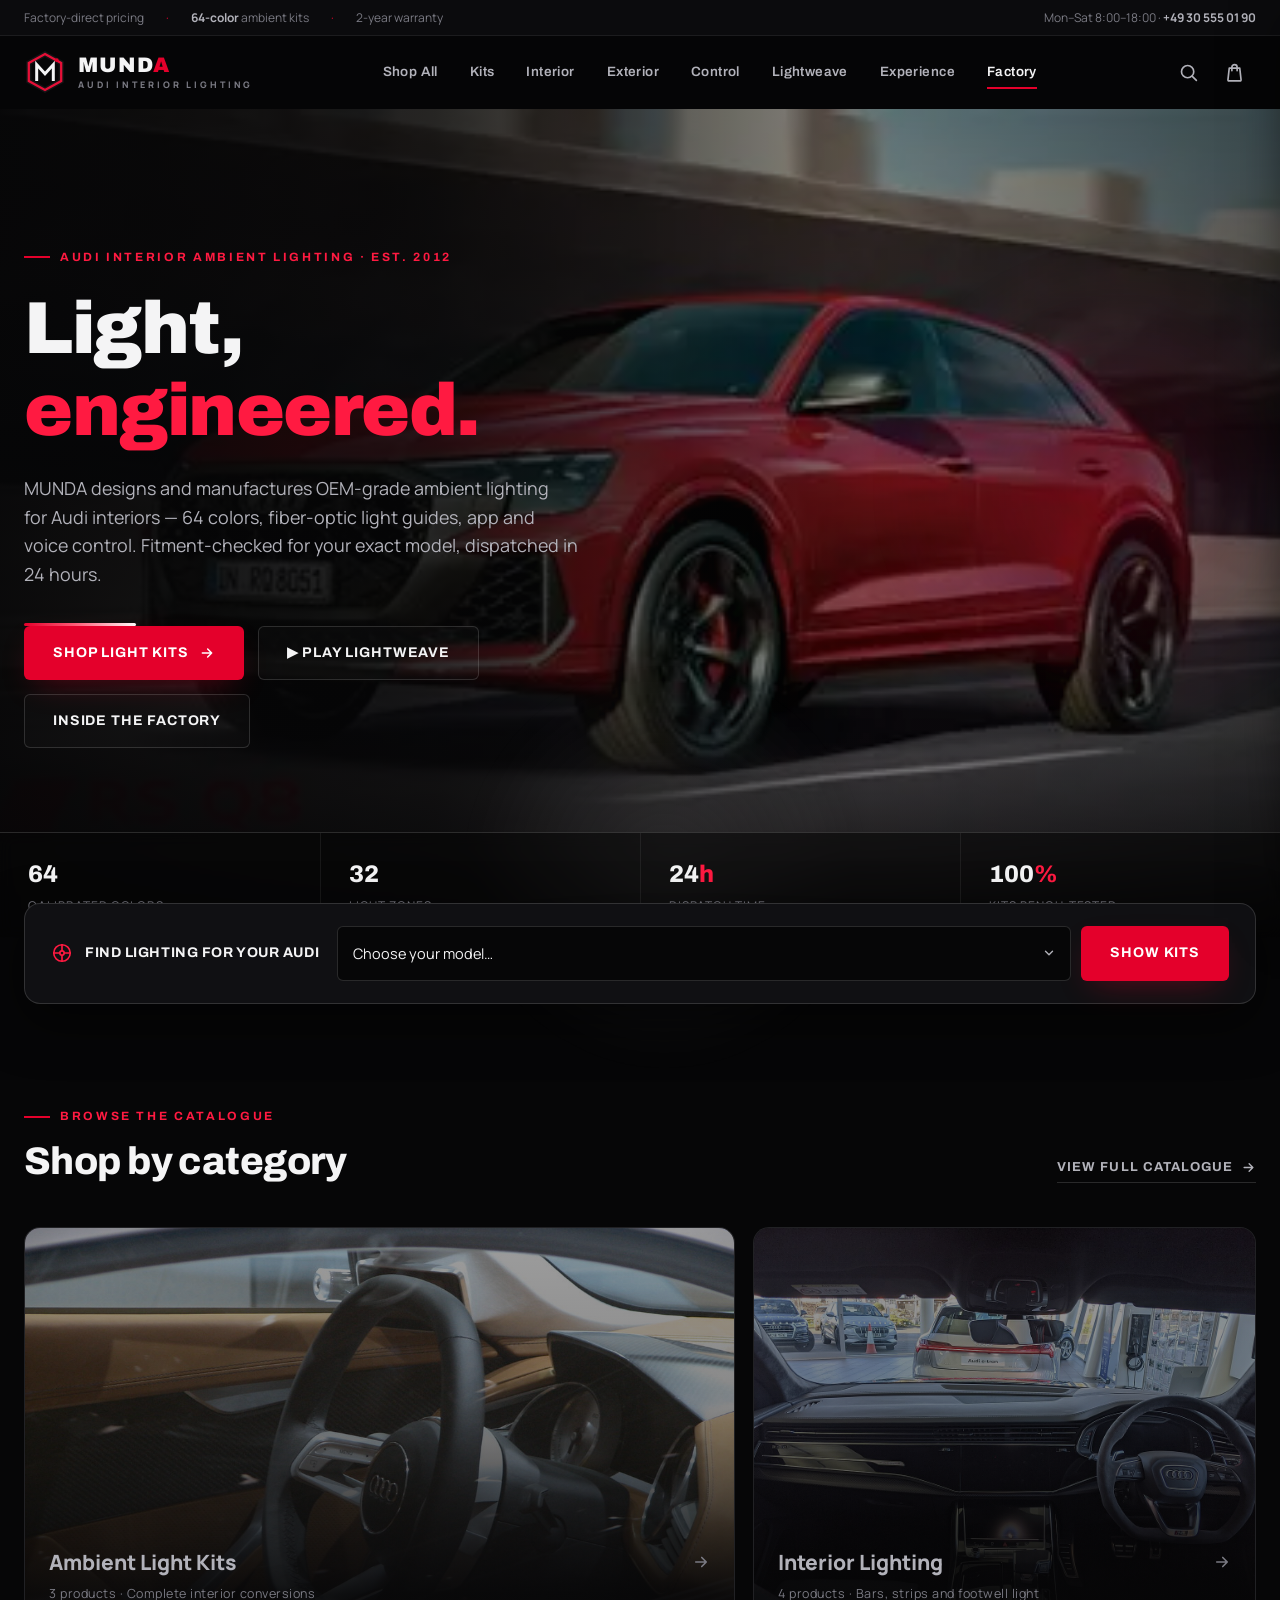
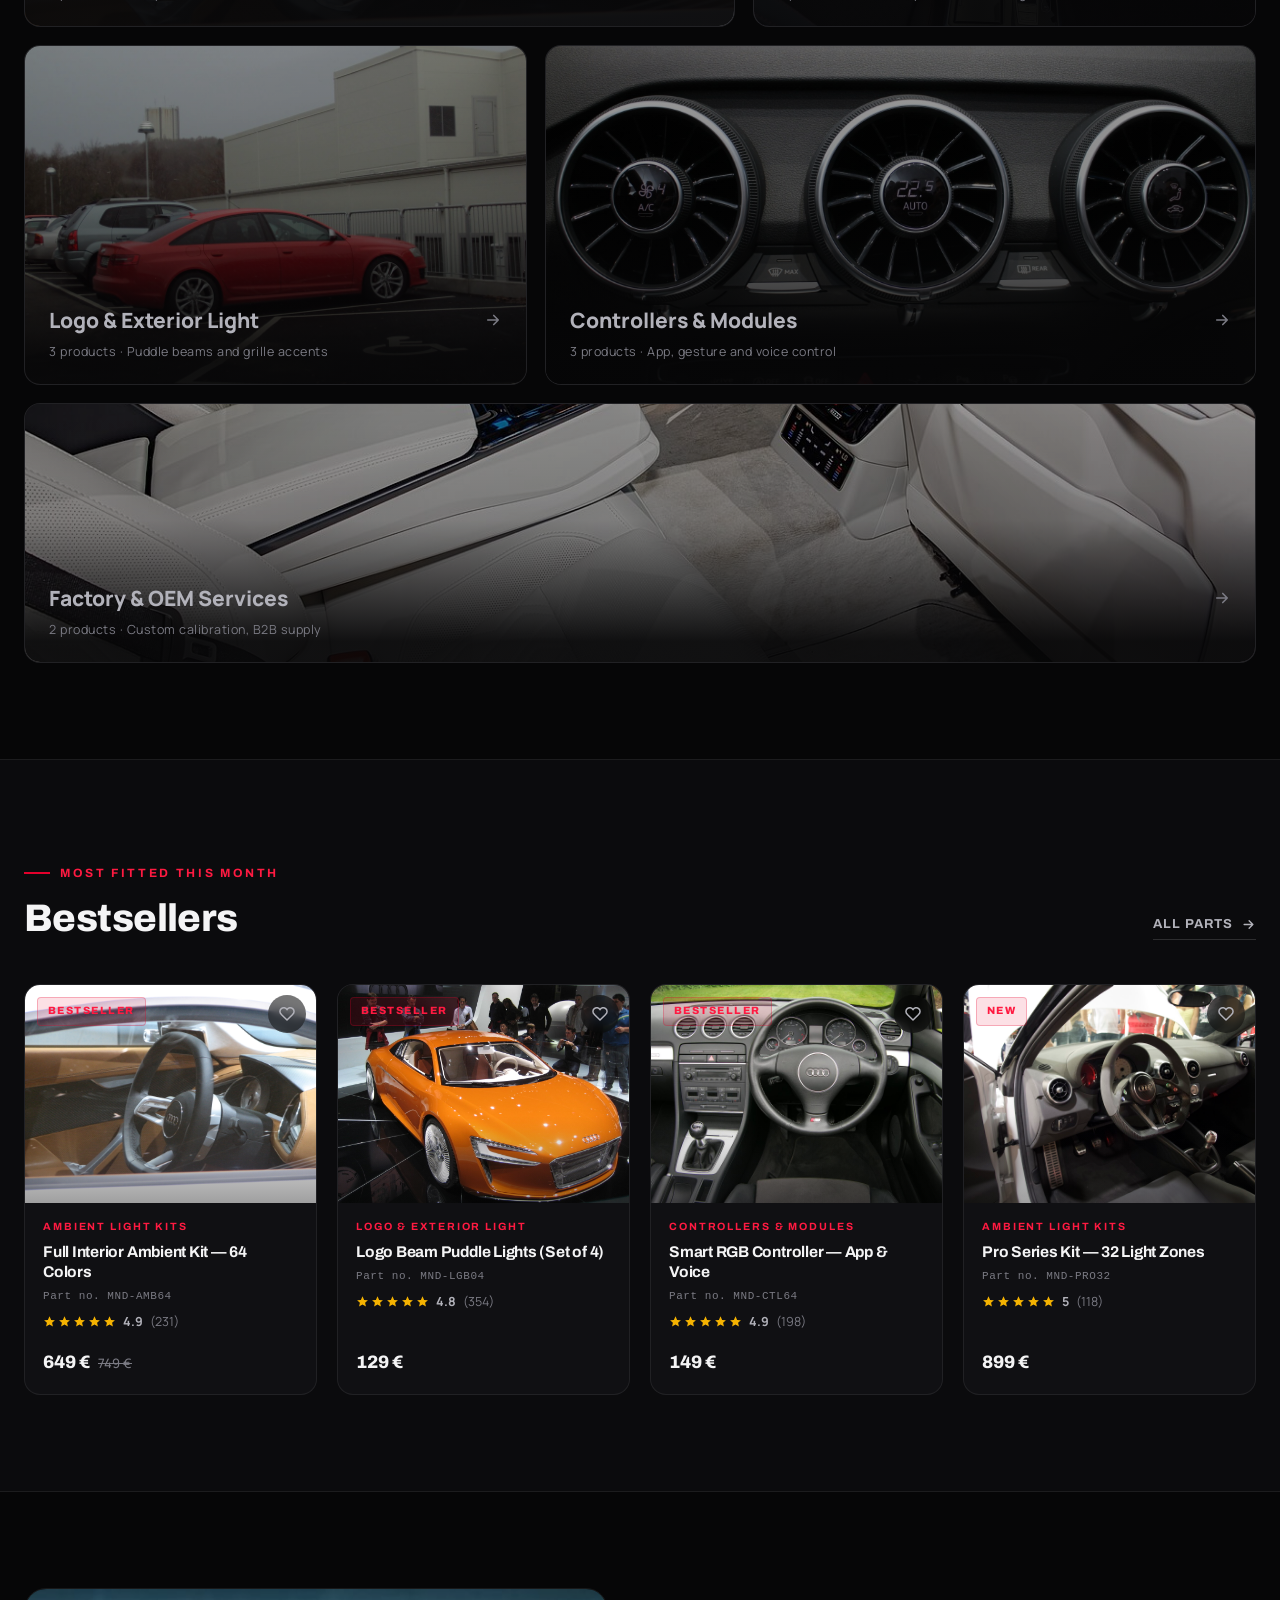
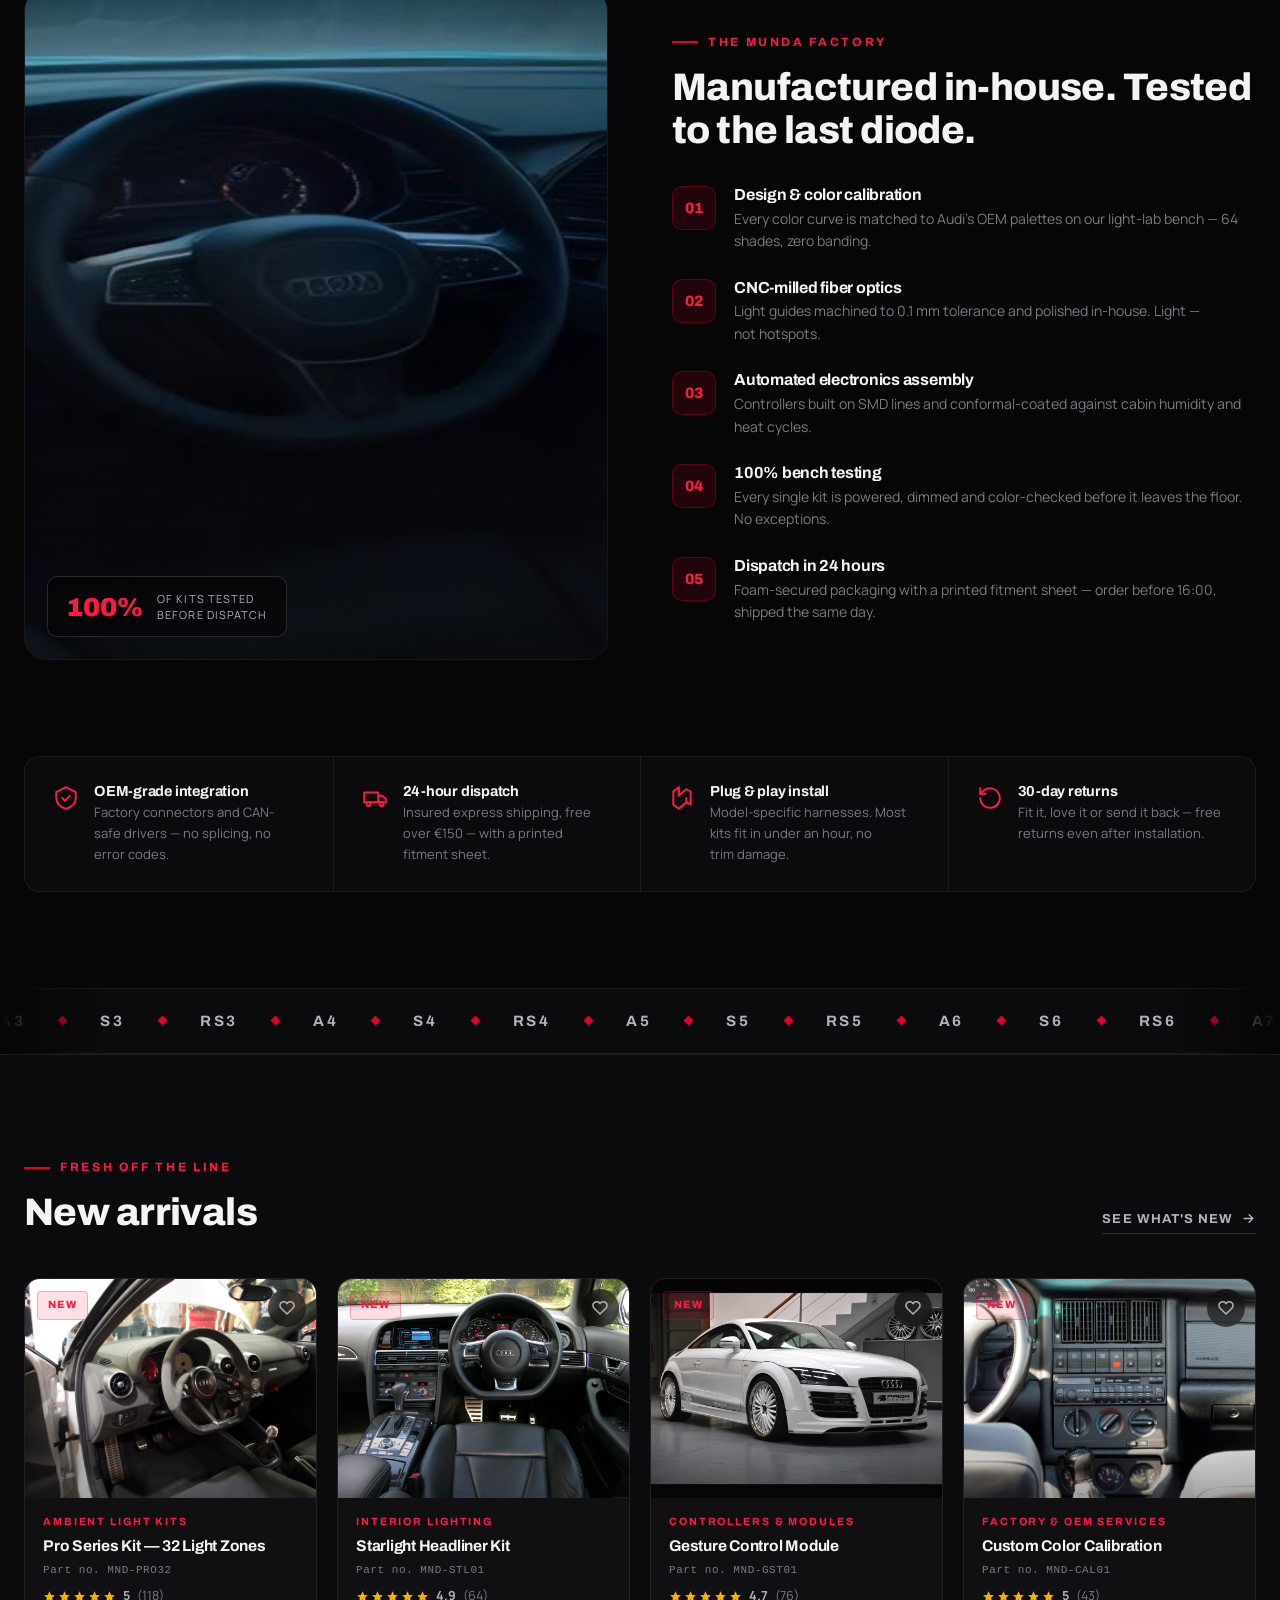
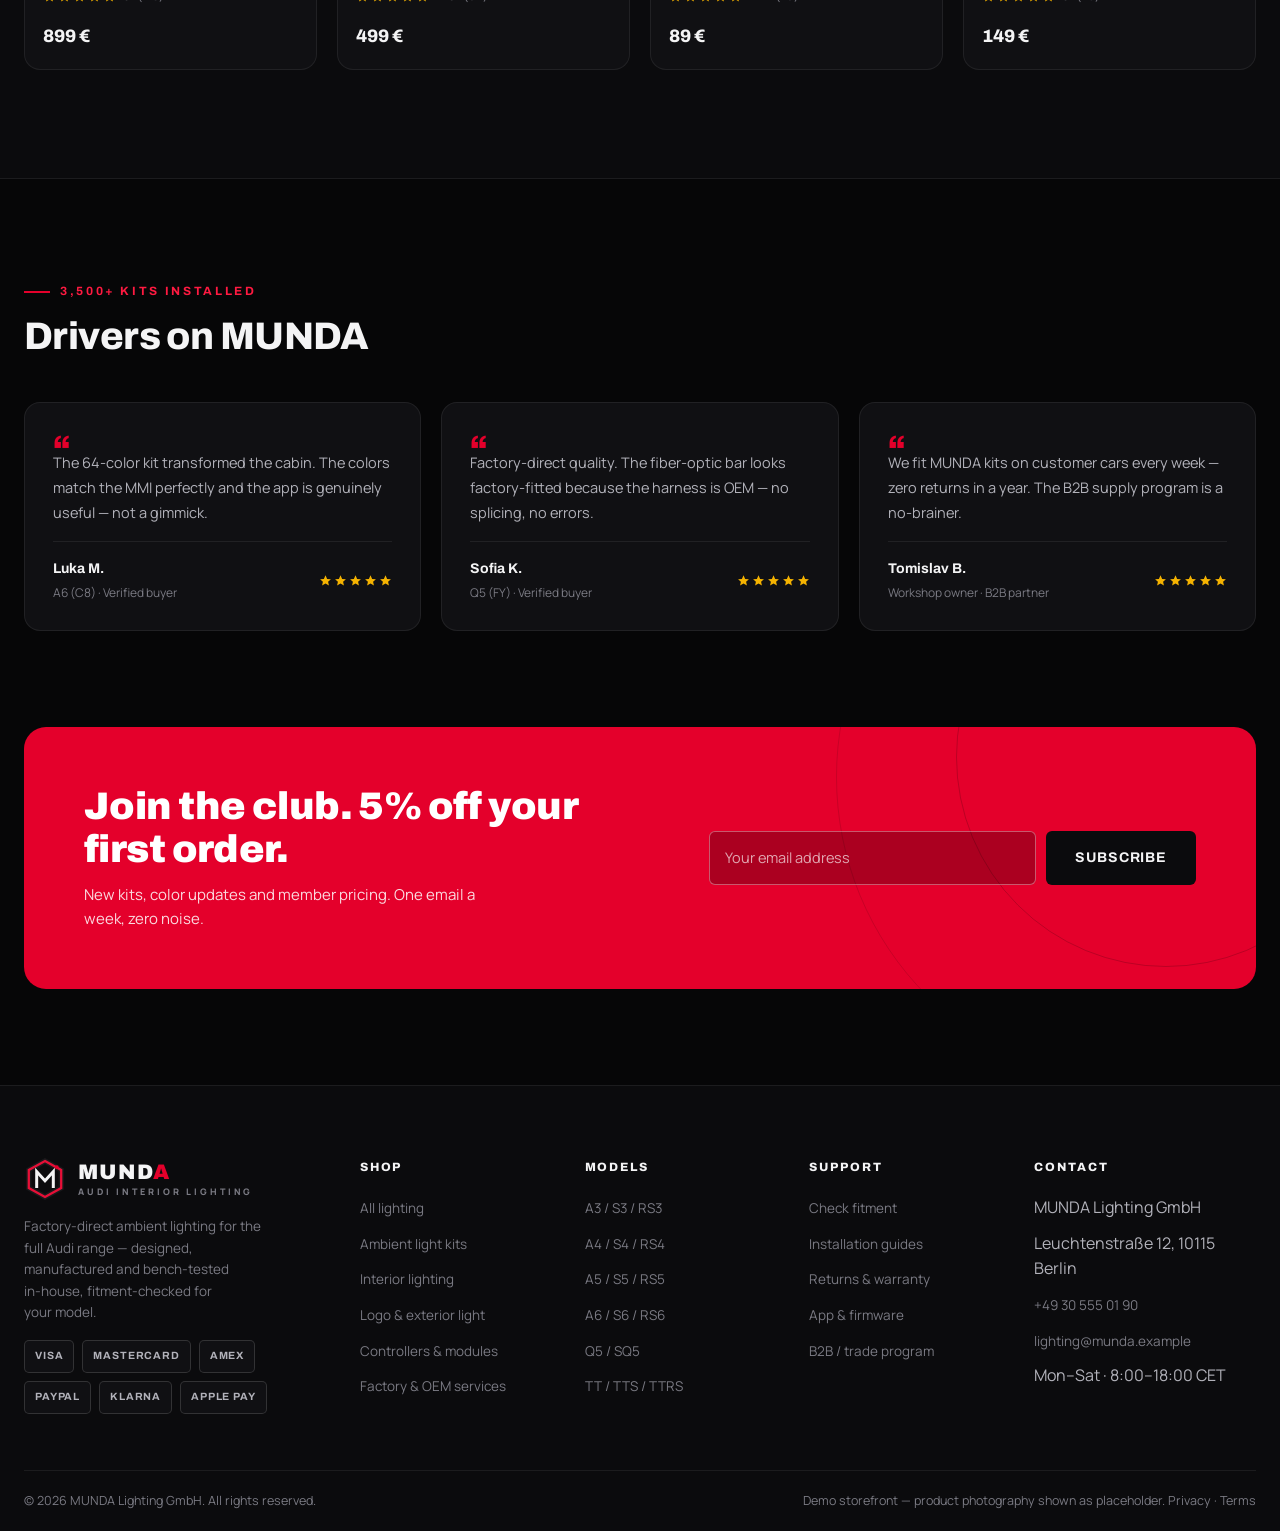
<file: index.html>
<!DOCTYPE html>
<html lang="en">
<head>
  <meta charset="UTF-8">
  <meta name="viewport" content="width=device-width, initial-scale=1.0">
  <title>MUNDA — Audi Interior Ambient Lighting</title>
  <meta name="description" content="MUNDA designs and manufactures OEM-grade ambient lighting for Audi interiors. 64-color kits, fiber-optic light bars and app control — fitment-checked, dispatched in 24 h.">
  <meta name="theme-color" content="#060607">
  <meta property="og:title" content="MUNDA — Audi Interior Ambient Lighting">
  <meta property="og:description" content="Factory-direct ambient lighting for Audi interiors. 64 colors, OEM integration.">
  <meta property="og:type" content="website">
  <link rel="icon" type="image/svg+xml" href="assets/img/favicon.svg">
  <link rel="preconnect" href="https://fonts.googleapis.com">
  <link rel="preconnect" href="https://fonts.gstatic.com" crossorigin>
  <link href="https://fonts.googleapis.com/css2?family=Archivo:wght@500;600;700;800;900&family=Manrope:wght@400;500;600;700;800&display=swap" rel="stylesheet">
  <link rel="stylesheet" href="assets/css/style.css">
</head>
<body>

  <!-- ================= HEADER ================= -->
  <div class="utility">
    <div class="container utility__inner">
      <div class="u-left">
        <span>Factory-direct pricing</span>
        <span class="dot">·</span>
        <span><strong>64-color</strong> ambient kits</span>
        <span class="dot">·</span>
        <span>2-year warranty</span>
      </div>
      <div class="u-right">
        <span>Mon–Sat 8:00–18:00 · <strong>+49 30 555 01 90</strong></span>
      </div>
    </div>
  </div>

  <header class="site-header">
    <div class="container header__inner">
      <a class="brand" href="index.html" aria-label="MUNDA home">
        <img class="brand__mark" src="assets/img/logo.svg" alt="" width="42" height="42">
        <span class="brand__text">
          <span class="brand__name">MUND<span>A</span></span>
          <span class="brand__sub">Audi Interior Lighting</span>
        </span>
      </a>
      <nav class="nav" aria-label="Main navigation">
        <a class="nav__link" href="shop.html">Shop All</a>
        <a class="nav__link" href="shop.html?cat=kits" data-cat="kits">Kits</a>
        <a class="nav__link" href="shop.html?cat=interior" data-cat="interior">Interior</a>
        <a class="nav__link" href="shop.html?cat=exterior" data-cat="exterior">Exterior</a>
        <a class="nav__link" href="shop.html?cat=controllers" data-cat="controllers">Control</a>
        <a class="nav__link" href="game.html">Lightweave</a>
        <a class="nav__link" href="interior.html">Experience</a>
        <a class="nav__link" href="index.html#factory">Factory</a>
      </nav>
      <div class="header__actions">
        <button class="icon-btn" data-search-open aria-label="Open search (press /)">
          <svg viewBox="0 0 24 24" fill="none" stroke="currentColor" stroke-width="1.9" stroke-linecap="round"><circle cx="11" cy="11" r="7"/><path d="m21 21-4.35-4.35"/></svg>
        </button>
        <a class="icon-btn" href="cart.html" aria-label="Shopping cart">
          <svg viewBox="0 0 24 24" fill="none" stroke="currentColor" stroke-width="1.9" stroke-linecap="round" stroke-linejoin="round"><path d="M6 7h12l1.5 13.5a1 1 0 0 1-1 1.1H5.5a1 1 0 0 1-1-1.1L6 7Z"/><path d="M9 10V6a3 3 0 0 1 6 0v4"/></svg>
          <span class="cart-badge">0</span>
        </a>
        <button class="hamburger" aria-label="Open menu">
          <svg viewBox="0 0 24 24" fill="none" stroke="currentColor" stroke-width="2" stroke-linecap="round"><path d="M4 7h16M4 12h16M4 17h16"/></svg>
        </button>
      </div>
    </div>
  </header>

  <nav class="mobile-menu" id="mobileMenu" aria-label="Mobile navigation">
    <a class="mobile-menu__link" href="shop.html">Shop all <small>catalogue</small></a>
    <a class="mobile-menu__link" href="shop.html?cat=kits">Light kits <small>kits</small></a>
    <a class="mobile-menu__link" href="shop.html?cat=interior">Interior light <small>interior</small></a>
    <a class="mobile-menu__link" href="shop.html?cat=exterior">Logo &amp; exterior <small>exterior</small></a>
    <a class="mobile-menu__link" href="shop.html?cat=controllers">Controllers <small>control</small></a>
    <a class="mobile-menu__link" href="game.html">Lightweave <small>play the game</small></a>
    <a class="mobile-menu__link" href="interior.html">Experience <small>interactive interior</small></a>
    <a class="mobile-menu__link" href="index.html#factory">Factory <small>factory</small></a>
  </nav>

  <main>
    <!-- ================= HERO ================= -->
    <section class="hero">
      <div class="hero__bg">
        <img src="assets/img/audiii.webp" alt="Audi interior with MUNDA ambient lighting" fetchpriority="high">
      </div>
      <div class="hero__glow"></div>
      <div class="hero__glow2"></div>
      <div class="container hero__inner">
        <div class="hero__content">
          <span class="eyebrow" data-reveal>Audi interior ambient lighting · Est. 2012</span>
          <h1 class="hero__title" data-reveal style="--d:.06s">Light, <em>engineered.</em></h1>
          <p class="hero__sub" data-reveal style="--d:.12s">MUNDA designs and manufactures OEM-grade ambient lighting for Audi interiors — 64 colors, fiber-optic light guides, app and voice control. Fitment-checked for your exact model, dispatched in 24 hours.</p>
          <div class="spectrum" data-reveal style="--d:.16s" aria-hidden="true"></div>
          <div class="hero__actions" data-reveal style="--d:.2s">
            <a class="btn btn--red" href="shop.html">Shop light kits
              <svg viewBox="0 0 24 24" fill="none" stroke="currentColor" stroke-width="2.2" stroke-linecap="round" stroke-linejoin="round"><path d="M5 12h14m-6-6 6 6-6 6"/></svg>
            </a>
            <a class="btn btn--ghost" href="game.html">▶ Play Lightweave</a>
            <a class="btn btn--ghost" href="#factory">Inside the factory</a>
          </div>
        </div>
      </div>
      <div class="hero__stats">
        <div class="hero-stat" data-reveal><div class="hero-stat__num">64</div><div class="hero-stat__label">Calibrated colors</div></div>
        <div class="hero-stat" data-reveal style="--d:.06s"><div class="hero-stat__num">32</div><div class="hero-stat__label">Light zones</div></div>
        <div class="hero-stat" data-reveal style="--d:.12s"><div class="hero-stat__num">24<span>h</span></div><div class="hero-stat__label">Dispatch time</div></div>
        <div class="hero-stat" data-reveal style="--d:.18s"><div class="hero-stat__num">100<span>%</span></div><div class="hero-stat__label">Kits bench-tested</div></div>
      </div>
    </section>

    <!-- ================= FITMENT BAR ================= -->
    <section class="container fitment" id="fitment" aria-label="Find lighting for your model">
      <form class="fitment__card" id="fitmentForm">
        <div class="fit-label">
          <svg viewBox="0 0 24 24" fill="none" stroke="currentColor" stroke-width="1.8" stroke-linecap="round" stroke-linejoin="round"><circle cx="12" cy="12" r="9"/><circle cx="12" cy="12" r="2.4"/><path d="M12 3v6.6M12 14.4V21M3 12h6.6M14.4 12H21"/></svg>
          Find lighting for your Audi
        </div>
        <div class="fitment__form">
          <div class="select-wrap">
            <select class="select" id="fitmentModel" aria-label="Choose your model">
              <option value="">Choose your model…</option>
            </select>
          </div>
          <button class="btn btn--red" type="submit">Show kits</button>
        </div>
      </form>
    </section>

    <!-- ================= CATEGORIES ================= -->
    <section class="section">
      <div class="container">
        <div class="section__head">
          <div>
            <span class="eyebrow" data-reveal>Browse the catalogue</span>
            <h2 class="section__title" data-reveal style="--d:.05s">Shop by category</h2>
          </div>
          <a class="section__link" href="shop.html" data-reveal>View full catalogue
            <svg viewBox="0 0 24 24" fill="none" stroke="currentColor" stroke-width="2.2" stroke-linecap="round" stroke-linejoin="round"><path d="M5 12h14m-6-6 6 6-6 6"/></svg>
          </a>
        </div>
        <div class="cats" id="catGrid"></div>
      </div>
    </section>

    <!-- ================= FEATURED ================= -->
    <section class="section section--alt">
      <div class="container">
        <div class="section__head">
          <div>
            <span class="eyebrow" data-reveal>Most fitted this month</span>
            <h2 class="section__title" data-reveal style="--d:.05s">Bestsellers</h2>
          </div>
          <a class="section__link" href="shop.html" data-reveal>All parts
            <svg viewBox="0 0 24 24" fill="none" stroke="currentColor" stroke-width="2.2" stroke-linecap="round" stroke-linejoin="round"><path d="M5 12h14m-6-6 6 6-6 6"/></svg>
          </a>
        </div>
        <div class="prod-grid" id="featuredGrid"></div>
      </div>
    </section>

    <!-- ================= FACTORY ================= -->
    <section class="section" id="factory">
      <div class="container why">
        <div class="why__media" data-reveal>
          <img src="assets/img/audi_interior_photoreal.jpg" alt="Audi interior built in the MUNDA factory" loading="lazy">
          <div class="why__badge">
            <span class="yr">100%</span>
            <span class="lbl">of kits tested<br>before dispatch</span>
          </div>
        </div>
        <div>
          <span class="eyebrow" data-reveal>The MUNDA factory</span>
          <h2 class="section__title" data-reveal style="--d:.05s">Manufactured in-house. Tested to the last diode.</h2>
          <div class="why__list">
            <div class="why-item" data-reveal>
              <span class="why-item__num">01</span>
              <div>
                <h4>Design &amp; color calibration</h4>
                <p>Every color curve is matched to Audi's OEM palettes on our light-lab bench — 64 shades, zero banding.</p>
              </div>
            </div>
            <div class="why-item" data-reveal style="--d:.06s">
              <span class="why-item__num">02</span>
              <div>
                <h4>CNC-milled fiber optics</h4>
                <p>Light guides machined to 0.1 mm tolerance and polished in-house. Light — not hotspots.</p>
              </div>
            </div>
            <div class="why-item" data-reveal style="--d:.12s">
              <span class="why-item__num">03</span>
              <div>
                <h4>Automated electronics assembly</h4>
                <p>Controllers built on SMD lines and conformal-coated against cabin humidity and heat cycles.</p>
              </div>
            </div>
            <div class="why-item" data-reveal style="--d:.18s">
              <span class="why-item__num">04</span>
              <div>
                <h4>100% bench testing</h4>
                <p>Every single kit is powered, dimmed and color-checked before it leaves the floor. No exceptions.</p>
              </div>
            </div>
            <div class="why-item" data-reveal style="--d:.24s">
              <span class="why-item__num">05</span>
              <div>
                <h4>Dispatch in 24 hours</h4>
                <p>Foam-secured packaging with a printed fitment sheet — order before 16:00, shipped the same day.</p>
              </div>
            </div>
          </div>
        </div>
      </div>
    </section>

    <!-- ================= TRUST STRIP ================= -->
    <section class="section" style="padding-top:0">
      <div class="container">
        <div class="trust-strip" data-reveal>
          <div class="trust-item">
            <svg viewBox="0 0 24 24" fill="none" stroke="currentColor" stroke-width="1.8" stroke-linecap="round" stroke-linejoin="round"><path d="M12 2 3 6.5v5.2c0 5 3.8 8.6 9 10.3 5.2-1.7 9-5.3 9-10.3V6.5L12 2Z"/><path d="m8.5 12 2.5 2.5 4.5-4.5"/></svg>
            <div><h4>OEM-grade integration</h4><p>Factory connectors and CAN-safe drivers — no splicing, no error codes.</p></div>
          </div>
          <div class="trust-item">
            <svg viewBox="0 0 24 24" fill="none" stroke="currentColor" stroke-width="1.8" stroke-linecap="round" stroke-linejoin="round"><path d="M2 7h13v9H2zM15 10h4l3 3v3h-7z"/><circle cx="6" cy="17.5" r="1.8"/><circle cx="18" cy="17.5" r="1.8"/></svg>
            <div><h4>24-hour dispatch</h4><p>Insured express shipping, free over €150 — with a printed fitment sheet.</p></div>
          </div>
          <div class="trust-item">
            <svg viewBox="0 0 24 24" fill="none" stroke="currentColor" stroke-width="1.8" stroke-linecap="round" stroke-linejoin="round"><path d="M9 2 4 6v12l5 4 7-6 4 2V6l-4-2-7 6Z"/><path d="M9 2v4M16 12v4"/></svg>
            <div><h4>Plug &amp; play install</h4><p>Model-specific harnesses. Most kits fit in under an hour, no trim damage.</p></div>
          </div>
          <div class="trust-item">
            <svg viewBox="0 0 24 24" fill="none" stroke="currentColor" stroke-width="1.8" stroke-linecap="round" stroke-linejoin="round"><path d="M3 12a9 9 0 1 0 3-6.7L3 8"/><path d="M3 3v5h5"/></svg>
            <div><h4>30-day returns</h4><p>Fit it, love it or send it back — free returns even after installation.</p></div>
          </div>
        </div>
      </div>
    </section>

    <!-- ================= MODEL MARQUEE ================= -->
    <div class="marquee" aria-hidden="true">
      <div class="marquee__track" id="marqueeTrack"></div>
    </div>

    <!-- ================= NEW ARRIVALS ================= -->
    <section class="section section--alt">
      <div class="container--wide">
        <div class="section__head" style="margin-inline:auto;width:min(1280px,100%)">
          <div>
            <span class="eyebrow" data-reveal>Fresh off the line</span>
            <h2 class="section__title" data-reveal style="--d:.05s">New arrivals</h2>
          </div>
          <a class="section__link" href="shop.html" data-reveal>See what's new
            <svg viewBox="0 0 24 24" fill="none" stroke="currentColor" stroke-width="2.2" stroke-linecap="round" stroke-linejoin="round"><path d="M5 12h14m-6-6 6 6-6 6"/></svg>
          </a>
        </div>
        <div class="prod-row" id="newGrid"></div>
      </div>
    </section>

    <!-- ================= REVIEWS ================= -->
    <section class="section">
      <div class="container">
        <div class="section__head">
          <div>
            <span class="eyebrow" data-reveal>3,500+ kits installed</span>
            <h2 class="section__title" data-reveal style="--d:.05s">Drivers on MUNDA</h2>
          </div>
        </div>
        <div class="reviews">
          <figure class="review-card" data-reveal>
            <blockquote class="review-card__quote">The 64-color kit transformed the cabin. The colors match the MMI perfectly and the app is genuinely useful — not a gimmick.</blockquote>
            <figcaption class="review-card__who">
              <div>
                <div class="review-card__name">Luka M.</div>
                <div class="review-card__car">A6 (C8) · Verified buyer</div>
              </div>
              <span class="stars" aria-label="5 out of 5 stars">
                <svg viewBox="0 0 24 24" fill="currentColor"><path d="M12 2.5 15 9l7 .8-5.2 4.6 1.5 6.9L12 17.7 5.7 21.3l1.5-6.9L2 9.8 9 9l3-6.5Z"/></svg><svg viewBox="0 0 24 24" fill="currentColor"><path d="M12 2.5 15 9l7 .8-5.2 4.6 1.5 6.9L12 17.7 5.7 21.3l1.5-6.9L2 9.8 9 9l3-6.5Z"/></svg><svg viewBox="0 0 24 24" fill="currentColor"><path d="M12 2.5 15 9l7 .8-5.2 4.6 1.5 6.9L12 17.7 5.7 21.3l1.5-6.9L2 9.8 9 9l3-6.5Z"/></svg><svg viewBox="0 0 24 24" fill="currentColor"><path d="M12 2.5 15 9l7 .8-5.2 4.6 1.5 6.9L12 17.7 5.7 21.3l1.5-6.9L2 9.8 9 9l3-6.5Z"/></svg><svg viewBox="0 0 24 24" fill="currentColor"><path d="M12 2.5 15 9l7 .8-5.2 4.6 1.5 6.9L12 17.7 5.7 21.3l1.5-6.9L2 9.8 9 9l3-6.5Z"/></svg>
              </span>
            </figcaption>
          </figure>
          <figure class="review-card" data-reveal style="--d:.08s">
            <blockquote class="review-card__quote">Factory-direct quality. The fiber-optic bar looks factory-fitted because the harness is OEM — no splicing, no errors.</blockquote>
            <figcaption class="review-card__who">
              <div>
                <div class="review-card__name">Sofia K.</div>
                <div class="review-card__car">Q5 (FY) · Verified buyer</div>
              </div>
              <span class="stars" aria-label="5 out of 5 stars">
                <svg viewBox="0 0 24 24" fill="currentColor"><path d="M12 2.5 15 9l7 .8-5.2 4.6 1.5 6.9L12 17.7 5.7 21.3l1.5-6.9L2 9.8 9 9l3-6.5Z"/></svg><svg viewBox="0 0 24 24" fill="currentColor"><path d="M12 2.5 15 9l7 .8-5.2 4.6 1.5 6.9L12 17.7 5.7 21.3l1.5-6.9L2 9.8 9 9l3-6.5Z"/></svg><svg viewBox="0 0 24 24" fill="currentColor"><path d="M12 2.5 15 9l7 .8-5.2 4.6 1.5 6.9L12 17.7 5.7 21.3l1.5-6.9L2 9.8 9 9l3-6.5Z"/></svg><svg viewBox="0 0 24 24" fill="currentColor"><path d="M12 2.5 15 9l7 .8-5.2 4.6 1.5 6.9L12 17.7 5.7 21.3l1.5-6.9L2 9.8 9 9l3-6.5Z"/></svg><svg viewBox="0 0 24 24" fill="currentColor"><path d="M12 2.5 15 9l7 .8-5.2 4.6 1.5 6.9L12 17.7 5.7 21.3l1.5-6.9L2 9.8 9 9l3-6.5Z"/></svg>
              </span>
            </figcaption>
          </figure>
          <figure class="review-card" data-reveal style="--d:.16s">
            <blockquote class="review-card__quote">We fit MUNDA kits on customer cars every week — zero returns in a year. The B2B supply program is a no-brainer.</blockquote>
            <figcaption class="review-card__who">
              <div>
                <div class="review-card__name">Tomislav B.</div>
                <div class="review-card__car">Workshop owner · B2B partner</div>
              </div>
              <span class="stars" aria-label="5 out of 5 stars">
                <svg viewBox="0 0 24 24" fill="currentColor"><path d="M12 2.5 15 9l7 .8-5.2 4.6 1.5 6.9L12 17.7 5.7 21.3l1.5-6.9L2 9.8 9 9l3-6.5Z"/></svg><svg viewBox="0 0 24 24" fill="currentColor"><path d="M12 2.5 15 9l7 .8-5.2 4.6 1.5 6.9L12 17.7 5.7 21.3l1.5-6.9L2 9.8 9 9l3-6.5Z"/></svg><svg viewBox="0 0 24 24" fill="currentColor"><path d="M12 2.5 15 9l7 .8-5.2 4.6 1.5 6.9L12 17.7 5.7 21.3l1.5-6.9L2 9.8 9 9l3-6.5Z"/></svg><svg viewBox="0 0 24 24" fill="currentColor"><path d="M12 2.5 15 9l7 .8-5.2 4.6 1.5 6.9L12 17.7 5.7 21.3l1.5-6.9L2 9.8 9 9l3-6.5Z"/></svg><svg viewBox="0 0 24 24" fill="currentColor"><path d="M12 2.5 15 9l7 .8-5.2 4.6 1.5 6.9L12 17.7 5.7 21.3l1.5-6.9L2 9.8 9 9l3-6.5Z"/></svg>
              </span>
            </figcaption>
          </figure>
        </div>
      </div>
    </section>

    <!-- ================= NEWSLETTER / CTA ================= -->
    <section class="section" style="padding-top:0">
      <div class="container">
        <div class="cta-band" data-reveal>
          <div>
            <h2>Join the club. 5% off your first order.</h2>
            <p>New kits, color updates and member pricing. One email a week, zero noise.</p>
          </div>
          <form class="cta-form" id="newsletterForm">
            <input class="input" type="email" placeholder="Your email address" aria-label="Email address" required>
            <button class="btn btn--dark" type="submit">Subscribe</button>
          </form>
        </div>
      </div>
    </section>
  </main>

  <!-- ================= FOOTER ================= -->
  <footer class="footer" id="contact">
    <div class="container">
      <div class="footer__grid">
        <div class="footer__brand">
          <a class="brand" href="index.html">
            <img class="brand__mark" src="assets/img/logo.svg" alt="" width="42" height="42">
            <span class="brand__text">
              <span class="brand__name">MUND<span>A</span></span>
              <span class="brand__sub">Audi Interior Lighting</span>
            </span>
          </a>
          <p>Factory-direct ambient lighting for the full Audi range — designed, manufactured and bench-tested in-house, fitment-checked for your model.</p>
          <div class="footer__pay">
            <span>VISA</span><span>MASTERCARD</span><span>AMEX</span><span>PAYPAL</span><span>KLARNA</span><span>APPLE PAY</span>
          </div>
        </div>
        <div class="footer__col">
          <h5>Shop</h5>
          <ul>
            <li><a href="shop.html">All lighting</a></li>
            <li><a href="shop.html?cat=kits">Ambient light kits</a></li>
            <li><a href="shop.html?cat=interior">Interior lighting</a></li>
            <li><a href="shop.html?cat=exterior">Logo &amp; exterior light</a></li>
            <li><a href="shop.html?cat=controllers">Controllers &amp; modules</a></li>
            <li><a href="shop.html?cat=custom">Factory &amp; OEM services</a></li>
          </ul>
        </div>
        <div class="footer__col">
          <h5>Models</h5>
          <ul>
            <li><a href="shop.html?compat=A3">A3 / S3 / RS3</a></li>
            <li><a href="shop.html?compat=A4">A4 / S4 / RS4</a></li>
            <li><a href="shop.html?compat=A5">A5 / S5 / RS5</a></li>
            <li><a href="shop.html?compat=A6">A6 / S6 / RS6</a></li>
            <li><a href="shop.html?compat=Q5">Q5 / SQ5</a></li>
            <li><a href="shop.html?compat=TT">TT / TTS / TTRS</a></li>
          </ul>
        </div>
        <div class="footer__col">
          <h5>Support</h5>
          <ul>
            <li><a href="index.html#fitment">Check fitment</a></li>
            <li><a href="#">Installation guides</a></li>
            <li><a href="#">Returns &amp; warranty</a></li>
            <li><a href="#">App &amp; firmware</a></li>
            <li><a href="#">B2B / trade program</a></li>
          </ul>
        </div>
        <div class="footer__col">
          <h5>Contact</h5>
          <ul>
            <li>MUNDA Lighting GmbH</li>
            <li>Leuchtenstraße 12, 10115 Berlin</li>
            <li><a href="tel:+49305550190">+49 30 555 01 90</a></li>
            <li><a href="mailto:lighting@munda.example">lighting@munda.example</a></li>
            <li>Mon–Sat · 8:00–18:00 CET</li>
          </ul>
        </div>
      </div>
      <div class="footer__bottom">
        <span>© <span class="js-year">2026</span> MUNDA Lighting GmbH. All rights reserved.</span>
        <span>Demo storefront — product photography shown as placeholder. <a href="#">Privacy</a> · <a href="#">Terms</a></span>
      </div>
    </div>
  </footer>

  <!-- ================= CART DRAWER ================= -->
  <div class="drawer__backdrop" id="drawerBackdrop"></div>
  <aside class="drawer__panel" id="cartDrawer" aria-label="Shopping cart" aria-hidden="true">
    <div class="drawer__head">
      <h3>Your cart <span id="drawerCount">(0)</span></h3>
      <button class="drawer__close" data-close-drawer aria-label="Close cart">
        <svg viewBox="0 0 24 24" fill="none" stroke="currentColor" stroke-width="2" stroke-linecap="round"><path d="M18 6 6 18M6 6l12 12"/></svg>
      </button>
    </div>
    <div class="drawer__items" id="drawerItems"></div>
    <div class="drawer__foot">
      <div class="ship-bar">
        <p class="ship-bar__msg" id="shipMsg"></p>
        <div class="ship-bar__track"><div class="ship-bar__fill" id="shipFill" style="width:0%"></div></div>
      </div>
      <div class="drawer__total">
        <span class="lbl">Subtotal</span>
        <span class="amt" id="drawerTotal">€0</span>
      </div>
      <a href="cart.html" class="btn btn--red btn--block">Go to checkout</a>
    </div>
  </aside>

  <!-- ================= SEARCH OVERLAY ================= -->
  <div class="search-overlay" id="searchOverlay" aria-hidden="true">
    <div class="search-box">
      <div class="search-field">
        <svg viewBox="0 0 24 24" fill="none" stroke="currentColor" stroke-width="2" stroke-linecap="round"><circle cx="11" cy="11" r="7"/><path d="m21 21-4.35-4.35"/></svg>
        <input type="text" id="searchInput" placeholder="Search kits, part numbers, models…" autocomplete="off" aria-label="Search parts">
      </div>
      <div class="search-hint">
        <span>Try “kit”, “MND-AMB64” or “A6”</span>
        <span><kbd>ESC</kbd> to close</span>
      </div>
      <div class="search-results" id="searchResults"></div>
    </div>
  </div>

  <div class="toasts" id="toasts" aria-live="polite"></div>

  <script src="assets/js/data.js"></script>
  <script src="assets/js/main.js"></script>
  <script>
    /* ---------- index page rendering ---------- */
    (() => {
      /* fitment select */
      const sel = document.getElementById("fitmentModel");
      MODELS.forEach((m) => {
        const o = document.createElement("option");
        o.value = m.value; o.textContent = m.label;
        sel.appendChild(o);
      });
      document.getElementById("fitmentForm").addEventListener("submit", (e) => {
        e.preventDefault();
        if (sel.value) location.href = "shop.html?compat=" + sel.value;
      });

      /* category tiles — all categories, last one full-width */
      const grid = document.getElementById("catGrid");
      const layout = ["cat-tile--a", "cat-tile--b", "cat-tile--c", "cat-tile--d", "cat-tile--e"];
      CATEGORIES.forEach((c, i) => {
        const n = PRODUCTS.filter((p) => p.category === c.slug).length;
        const cls = i === CATEGORIES.length - 1 ? "cat-tile cat-tile--wide" : `cat-tile ${layout[i]}`;
        grid.insertAdjacentHTML("beforeend", `
          <a class="${cls}" href="shop.html?cat=${c.slug}" data-reveal>
            <div class="cat-tile__img"><img src="${c.img}" alt="${c.name}" loading="lazy"></div>
            <div class="cat-tile__body">
              <div class="cat-tile__name">${c.name}
                <svg viewBox="0 0 24 24" fill="none" stroke="currentColor" stroke-width="2.2" stroke-linecap="round" stroke-linejoin="round"><path d="M5 12h14m-6-6 6 6-6 6"/></svg>
              </div>
              <div class="cat-tile__count">${n} products · ${c.blurb}</div>
            </div>
          </a>`);
      });

      /* featured = bestsellers, padded with top-rated to 4 */
      const featured = PRODUCTS.filter((p) => p.badge === "Bestseller").slice(0, 4)
        .concat(PRODUCTS.filter((p) => p.badge !== "Bestseller").sort((a, b) => b.rating - a.rating))
        .slice(0, 4);
      document.getElementById("featuredGrid").innerHTML = featured.map(productCardHTML).join("");

      /* new arrivals = badge "New" */
      document.getElementById("newGrid").innerHTML =
        PRODUCTS.filter((p) => p.badge === "New").map(productCardHTML).join("");

      /* model marquee (duplicated for a seamless loop) */
      const track = document.getElementById("marqueeTrack");
      const half = MARQUEE_MODELS.map(
        (m) => `<div class="marquee__item"><span>${m}</span><i></i></div>`
      ).join("");
      track.innerHTML = half + half;

      observeReveals();
    })();
  </script>
</body>
</html>
</file>
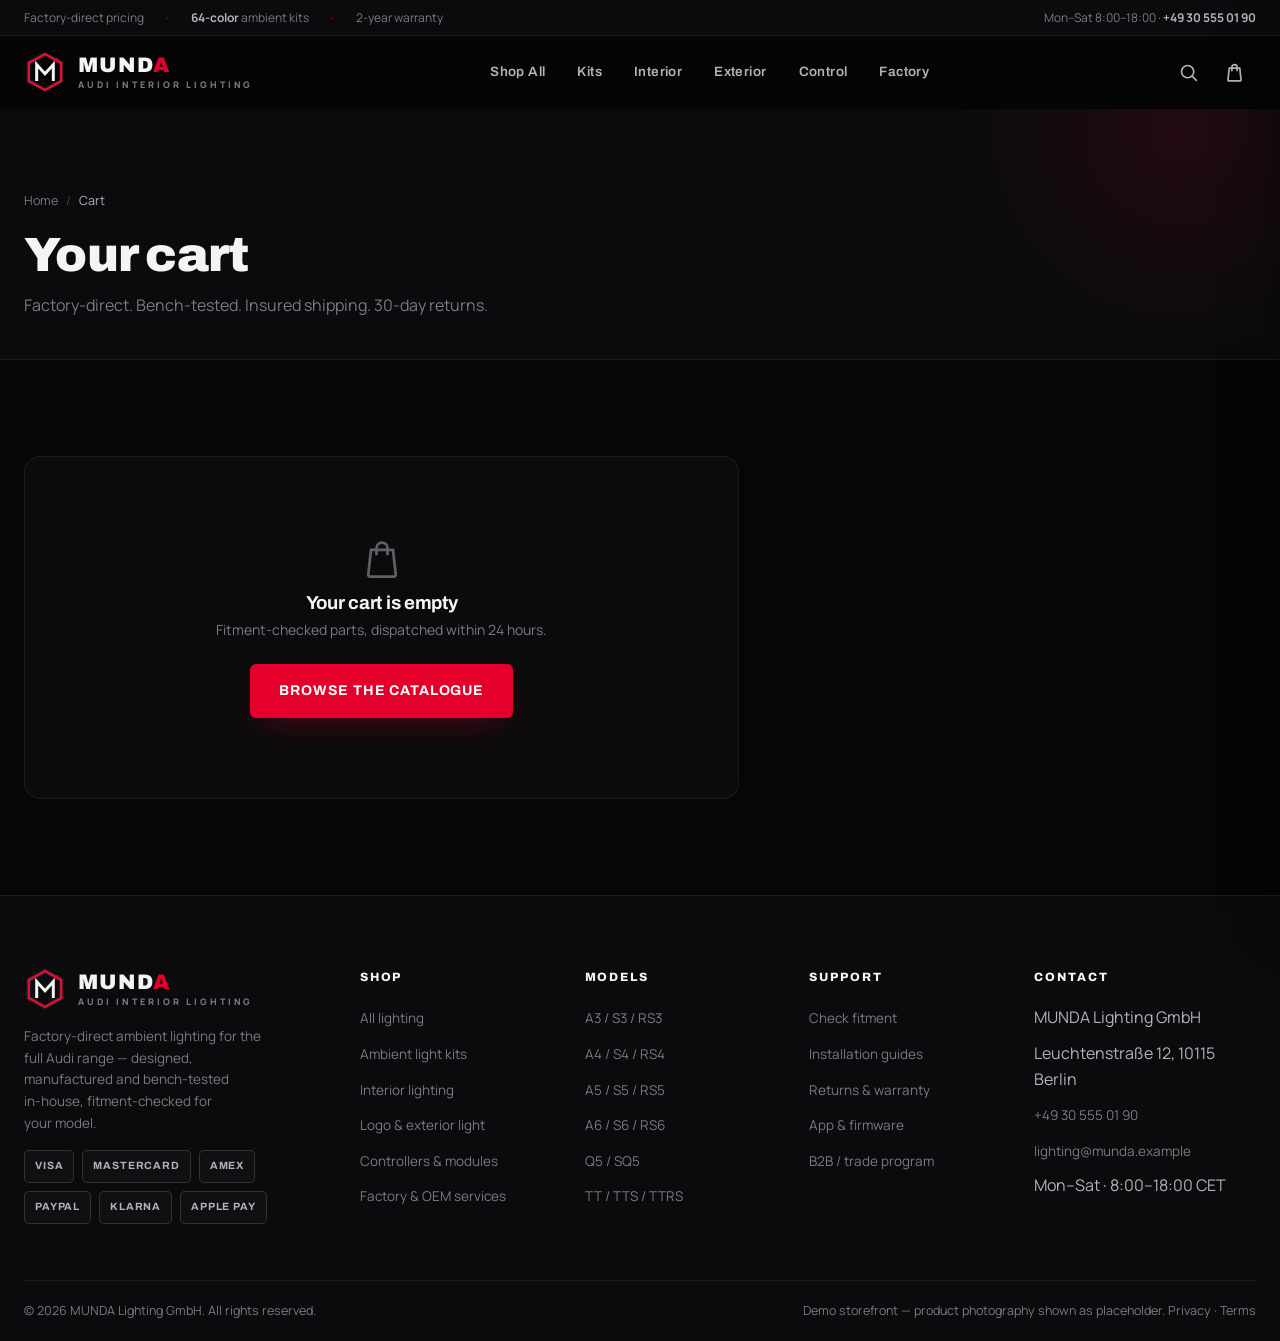
<file: cart.html>
<!DOCTYPE html>
<html lang="en">
<head>
  <meta charset="UTF-8">
  <meta name="viewport" content="width=device-width, initial-scale=1.0">
  <title>Your Cart — MUNDA Ambient Lighting</title>
  <meta name="description" content="Review your cart and check out securely. Factory-direct, insured shipping, free express over €150.">
  <meta name="theme-color" content="#060607">
  <link rel="icon" type="image/svg+xml" href="assets/img/favicon.svg">
  <link rel="preconnect" href="https://fonts.googleapis.com">
  <link rel="preconnect" href="https://fonts.gstatic.com" crossorigin>
  <link href="https://fonts.googleapis.com/css2?family=Archivo:wght@500;600;700;800;900&family=Manrope:wght@400;500;600;700;800&display=swap" rel="stylesheet">
  <link rel="stylesheet" href="assets/css/style.css">
</head>
<body>

  <!-- ================= HEADER ================= -->
  <div class="utility">
    <div class="container utility__inner">
      <div class="u-left">
        <span>Factory-direct pricing</span>
        <span class="dot">·</span>
        <span><strong>64-color</strong> ambient kits</span>
        <span class="dot">·</span>
        <span>2-year warranty</span>
      </div>
      <div class="u-right">
        <span>Mon–Sat 8:00–18:00 · <strong>+49 30 555 01 90</strong></span>
      </div>
    </div>
  </div>

  <header class="site-header">
    <div class="container header__inner">
      <a class="brand" href="index.html" aria-label="MUNDA home">
        <img class="brand__mark" src="assets/img/logo.svg" alt="" width="42" height="42">
        <span class="brand__text">
          <span class="brand__name">MUND<span>A</span></span>
          <span class="brand__sub">Audi Interior Lighting</span>
        </span>
      </a>
      <nav class="nav" aria-label="Main navigation">
        <a class="nav__link" href="shop.html">Shop All</a>
        <a class="nav__link" href="shop.html?cat=kits" data-cat="kits">Kits</a>
        <a class="nav__link" href="shop.html?cat=interior" data-cat="interior">Interior</a>
        <a class="nav__link" href="shop.html?cat=exterior" data-cat="exterior">Exterior</a>
        <a class="nav__link" href="shop.html?cat=controllers" data-cat="controllers">Control</a>
        <a class="nav__link" href="index.html#factory">Factory</a>
      </nav>
      <div class="header__actions">
        <button class="icon-btn" data-search-open aria-label="Open search (press /)">
          <svg viewBox="0 0 24 24" fill="none" stroke="currentColor" stroke-width="1.9" stroke-linecap="round"><circle cx="11" cy="11" r="7"/><path d="m21 21-4.35-4.35"/></svg>
        </button>
        <a class="icon-btn" href="cart.html" aria-label="Shopping cart">
          <svg viewBox="0 0 24 24" fill="none" stroke="currentColor" stroke-width="1.9" stroke-linecap="round" stroke-linejoin="round"><path d="M6 7h12l1.5 13.5a1 1 0 0 1-1 1.1H5.5a1 1 0 0 1-1-1.1L6 7Z"/><path d="M9 10V6a3 3 0 0 1 6 0v4"/></svg>
          <span class="cart-badge">0</span>
        </a>
        <button class="hamburger" aria-label="Open menu">
          <svg viewBox="0 0 24 24" fill="none" stroke="currentColor" stroke-width="2" stroke-linecap="round"><path d="M4 7h16M4 12h16M4 17h16"/></svg>
        </button>
      </div>
    </div>
  </header>

  <nav class="mobile-menu" id="mobileMenu" aria-label="Mobile navigation">
    <a class="mobile-menu__link" href="shop.html">Shop all <small>catalogue</small></a>
    <a class="mobile-menu__link" href="shop.html?cat=kits">Light kits <small>kits</small></a>
    <a class="mobile-menu__link" href="shop.html?cat=interior">Interior light <small>interior</small></a>
    <a class="mobile-menu__link" href="shop.html?cat=exterior">Logo &amp; exterior <small>exterior</small></a>
    <a class="mobile-menu__link" href="shop.html?cat=controllers">Controllers <small>control</small></a>
    <a class="mobile-menu__link" href="index.html#factory">Factory <small>factory</small></a>
  </nav>

  <main>
    <!-- ================= PAGE HEAD ================= -->
    <section class="pagehead">
      <div class="container">
        <nav class="breadcrumb" aria-label="Breadcrumb">
          <a href="index.html">Home</a><span class="sep">/</span><span class="here">Cart</span>
        </nav>
        <h1>Your cart</h1>
        <p>Factory-direct. Bench-tested. Insured shipping. 30-day returns.</p>
      </div>
    </section>

    <section class="section" id="cartSection">
      <div class="container">
        <div class="cartpage">
          <div class="cart-table" id="cartTable"></div>
          <aside class="order-summary" id="orderSummary" aria-label="Order summary">
            <h3>Order summary</h3>
            <div class="sum-row"><span>Subtotal</span><span id="sumSubtotal">€0</span></div>
            <div class="sum-row"><span>Shipping</span><span id="sumShipping">—</span></div>
            <div class="sum-row" id="sumDiscountRow" hidden><span>Promo (MUNDA10)</span><span class="free" id="sumDiscount">−€0</span></div>
            <div class="promo">
              <input class="input" id="promoInput" placeholder="Promo code" aria-label="Promo code">
              <button class="btn btn--ghost btn--sm" id="promoApply">Apply</button>
            </div>
            <p class="promo-msg" id="promoMsg"></p>
            <div class="sum-row grand"><span>Total incl. VAT</span><span id="sumTotal">€0</span></div>
            <button class="btn btn--red btn--block" id="checkoutBtn" style="margin-top:18px">Proceed to checkout</button>
            <p class="pay-note">
              <svg viewBox="0 0 24 24" fill="none" stroke="currentColor" stroke-width="2" stroke-linecap="round" stroke-linejoin="round"><rect x="4" y="10" width="16" height="11" rx="2"/><path d="M8 10V7a4 4 0 0 1 8 0v3"/></svg>
              Demo checkout — no real payment is processed.
            </p>
          </aside>
        </div>

        <!-- ================= CHECKOUT ================= -->
        <div class="checkout-panel" id="checkoutPanel" hidden style="margin-top:48px">
          <div class="steps" aria-label="Checkout progress">
            <span class="step done"><span class="n">✓</span> Cart</span>
            <span class="step-line"></span>
            <span class="step on"><span class="n">2</span> Payment</span>
            <span class="step-line"></span>
            <span class="step"><span class="n">3</span> Confirmation</span>
          </div>
          <form class="pay-form" id="payForm" novalidate>
            <div class="field full">
              <label for="payName">Full name</label>
              <input class="input" id="payName" autocomplete="name" placeholder="Max Mustermann" required>
            </div>
            <div class="field full">
              <label for="payEmail">Email</label>
              <input class="input" id="payEmail" type="email" autocomplete="email" placeholder="max@example.com" required>
            </div>
            <div class="field full">
              <label for="payCard">Card number</label>
              <input class="input" id="payCard" inputmode="numeric" placeholder="4242 4242 4242 4242" maxlength="19" required>
            </div>
            <div class="field">
              <label for="payExp">Expiry</label>
              <input class="input" id="payExp" placeholder="MM/YY" maxlength="5" inputmode="numeric" required>
            </div>
            <div class="field">
              <label for="payCvc">CVC</label>
              <input class="input" id="payCvc" placeholder="123" maxlength="4" inputmode="numeric" required>
            </div>
            <div class="full">
              <button class="btn btn--red btn--block" id="payBtn" type="submit">Pay <span id="payAmount">€0</span></button>
            </div>
            <p class="pay-note full">
              <svg viewBox="0 0 24 24" fill="none" stroke="currentColor" stroke-width="2" stroke-linecap="round" stroke-linejoin="round"><rect x="4" y="10" width="16" height="11" rx="2"/><path d="M8 10V7a4 4 0 0 1 8 0v3"/></svg>
              This is a demonstration storefront. Your card details are never sent anywhere — enter any values to see the confirmation flow.
            </p>
          </form>
        </div>
      </div>
    </section>
  </main>

  <!-- ================= FOOTER ================= -->
  <footer class="footer" id="contact">
    <div class="container">
      <div class="footer__grid">
        <div class="footer__brand">
          <a class="brand" href="index.html">
            <img class="brand__mark" src="assets/img/logo.svg" alt="" width="42" height="42">
            <span class="brand__text">
              <span class="brand__name">MUND<span>A</span></span>
              <span class="brand__sub">Audi Interior Lighting</span>
            </span>
          </a>
          <p>Factory-direct ambient lighting for the full Audi range — designed, manufactured and bench-tested in-house, fitment-checked for your model.</p>
          <div class="footer__pay">
            <span>VISA</span><span>MASTERCARD</span><span>AMEX</span><span>PAYPAL</span><span>KLARNA</span><span>APPLE PAY</span>
          </div>
        </div>
        <div class="footer__col">
          <h5>Shop</h5>
          <ul>
            <li><a href="shop.html">All lighting</a></li>
            <li><a href="shop.html?cat=kits">Ambient light kits</a></li>
            <li><a href="shop.html?cat=interior">Interior lighting</a></li>
            <li><a href="shop.html?cat=exterior">Logo &amp; exterior light</a></li>
            <li><a href="shop.html?cat=controllers">Controllers &amp; modules</a></li>
            <li><a href="shop.html?cat=custom">Factory &amp; OEM services</a></li>
          </ul>
        </div>
        <div class="footer__col">
          <h5>Models</h5>
          <ul>
            <li><a href="shop.html?compat=A3">A3 / S3 / RS3</a></li>
            <li><a href="shop.html?compat=A4">A4 / S4 / RS4</a></li>
            <li><a href="shop.html?compat=A5">A5 / S5 / RS5</a></li>
            <li><a href="shop.html?compat=A6">A6 / S6 / RS6</a></li>
            <li><a href="shop.html?compat=Q5">Q5 / SQ5</a></li>
            <li><a href="shop.html?compat=TT">TT / TTS / TTRS</a></li>
          </ul>
        </div>
        <div class="footer__col">
          <h5>Support</h5>
          <ul>
            <li><a href="index.html#fitment">Check fitment</a></li>
            <li><a href="#">Installation guides</a></li>
            <li><a href="#">Returns &amp; warranty</a></li>
            <li><a href="#">App &amp; firmware</a></li>
            <li><a href="#">B2B / trade program</a></li>
          </ul>
        </div>
        <div class="footer__col">
          <h5>Contact</h5>
          <ul>
            <li>MUNDA Lighting GmbH</li>
            <li>Leuchtenstraße 12, 10115 Berlin</li>
            <li><a href="tel:+49305550190">+49 30 555 01 90</a></li>
            <li><a href="mailto:lighting@munda.example">lighting@munda.example</a></li>
            <li>Mon–Sat · 8:00–18:00 CET</li>
          </ul>
        </div>
      </div>
      <div class="footer__bottom">
        <span>© <span class="js-year">2026</span> MUNDA Lighting GmbH. All rights reserved.</span>
        <span>Demo storefront — product photography shown as placeholder. <a href="#">Privacy</a> · <a href="#">Terms</a></span>
      </div>
    </div>
  </footer>

  <!-- ================= CART DRAWER ================= -->
  <div class="drawer__backdrop" id="drawerBackdrop"></div>
  <aside class="drawer__panel" id="cartDrawer" aria-label="Shopping cart" aria-hidden="true">
    <div class="drawer__head">
      <h3>Your cart <span id="drawerCount">(0)</span></h3>
      <button class="drawer__close" data-close-drawer aria-label="Close cart">
        <svg viewBox="0 0 24 24" fill="none" stroke="currentColor" stroke-width="2" stroke-linecap="round"><path d="M18 6 6 18M6 6l12 12"/></svg>
      </button>
    </div>
    <div class="drawer__items" id="drawerItems"></div>
    <div class="drawer__foot">
      <div class="ship-bar">
        <p class="ship-bar__msg" id="shipMsg"></p>
        <div class="ship-bar__track"><div class="ship-bar__fill" id="shipFill" style="width:0%"></div></div>
      </div>
      <div class="drawer__total">
        <span class="lbl">Subtotal</span>
        <span class="amt" id="drawerTotal">€0</span>
      </div>
      <a href="cart.html" class="btn btn--red btn--block">Go to checkout</a>
    </div>
  </aside>

  <!-- ================= SEARCH OVERLAY ================= -->
  <div class="search-overlay" id="searchOverlay" aria-hidden="true">
    <div class="search-box">
      <div class="search-field">
        <svg viewBox="0 0 24 24" fill="none" stroke="currentColor" stroke-width="2" stroke-linecap="round"><circle cx="11" cy="11" r="7"/><path d="m21 21-4.35-4.35"/></svg>
        <input type="text" id="searchInput" placeholder="Search kits, part numbers, models…" autocomplete="off" aria-label="Search parts">
      </div>
      <div class="search-hint">
        <span>Try “kit”, “MND-AMB64” or “A6”</span>
        <span><kbd>ESC</kbd> to close</span>
      </div>
      <div class="search-results" id="searchResults"></div>
    </div>
  </div>

  <div class="toasts" id="toasts" aria-live="polite"></div>

  <script src="assets/js/data.js"></script>
  <script src="assets/js/main.js"></script>
  <script src="assets/js/cart.js"></script>
</body>
</html>
</file>
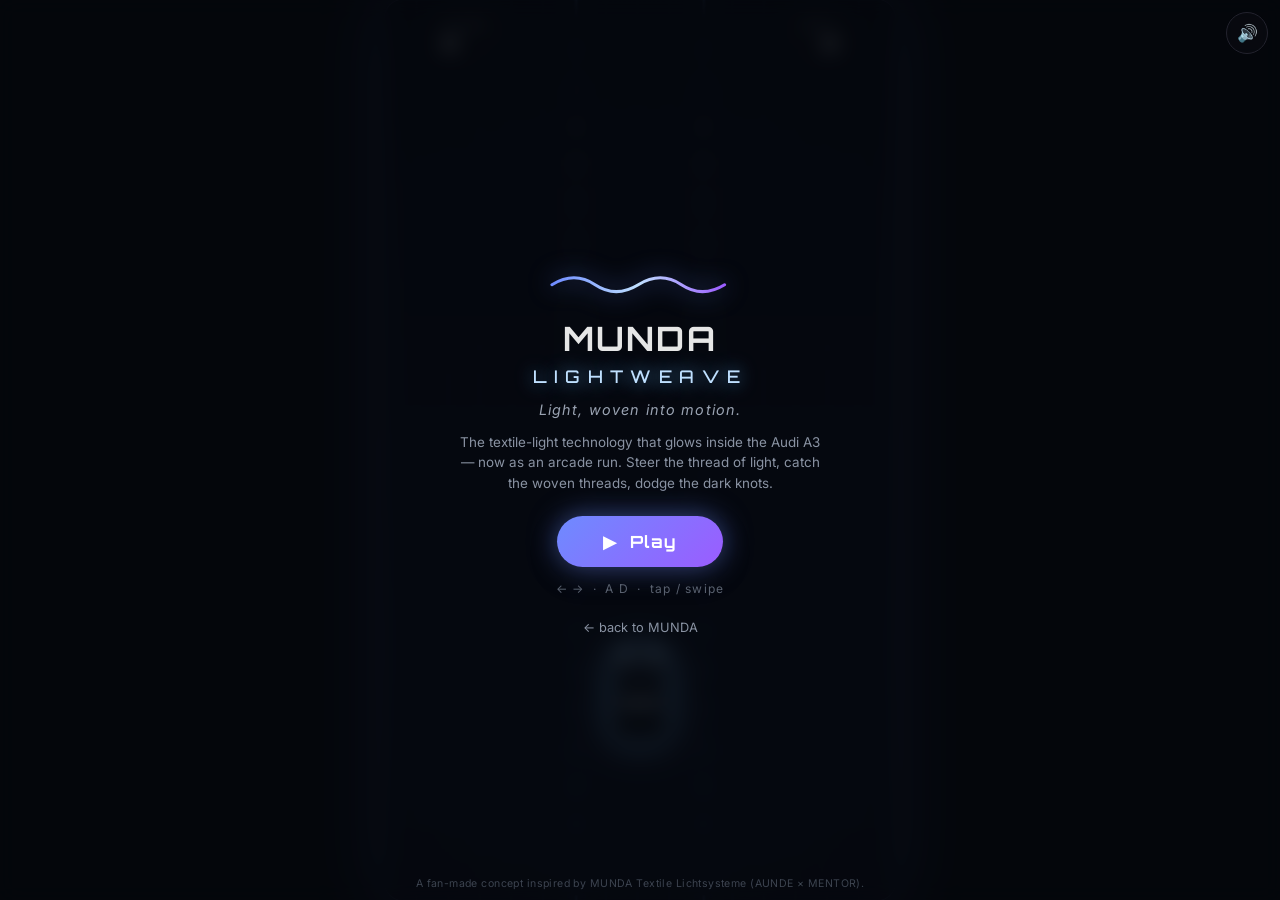
<file: game.html>
<!DOCTYPE html>
<html lang="en">
<head>
  <meta charset="UTF-8" />
  <meta name="viewport" content="width=device-width, initial-scale=1.0, maximum-scale=1.0, user-scalable=no" />
  <title>MUNDA Lightweave — a textile-light arcade game</title>
  <link rel="preconnect" href="https://fonts.googleapis.com" />
  <link rel="preconnect" href="https://fonts.gstatic.com" crossorigin />
  <link href="https://fonts.googleapis.com/css2?family=Orbitron:wght@500;600;700&family=Inter:wght@400;600&display=swap" rel="stylesheet" />
  <link rel="stylesheet" href="game.css" />
</head>
<body>
  <div id="game-wrap">
    <canvas id="game" tabindex="0" aria-label="MUNDA Lightweave game canvas"></canvas>

    <div class="hud" id="hud" aria-hidden="true">
      <div class="hud__box">SCORE <b id="score">0</b></div>
      <div class="hud__combo" id="combo-wrap" hidden>×<b id="combo">1</b></div>
      <div class="hud__box hud__box--right">BEST <b id="best">0</b></div>
    </div>

    <button class="mute" id="btn-mute" type="button" aria-label="Toggle sound">🔊</button>

    <div class="overlay" id="overlay-start">
      <svg class="logo" viewBox="0 0 220 40" aria-hidden="true">
        <defs>
          <linearGradient id="lg" x1="0" y1="0" x2="1" y2="0">
            <stop offset="0" stop-color="#6e8bff" />
            <stop offset="0.5" stop-color="#bfe0ff" />
            <stop offset="1" stop-color="#9b5cff" />
          </linearGradient>
        </defs>
        <path d="M 8 24 Q 34 8 58 24 T 108 24 T 158 24 T 208 24" fill="none" stroke="url(#lg)" stroke-width="3.5" stroke-linecap="round" />
      </svg>
      <h1 class="title">MUNDA <span>LIGHTWEAVE</span></h1>
      <p class="tagline">Light, woven into motion.</p>
      <p class="flavor">
        The textile-light technology that glows inside the Audi A3 — now as an arcade run.
        Steer the thread of light, catch the woven threads, dodge the dark knots.
      </p>
      <button class="play" id="btn-start" type="button">▶ &nbsp;Play</button>
      <p class="hint">← → &nbsp;·&nbsp; A D &nbsp;·&nbsp; tap / swipe</p>
      <a class="back" href="index.html">← back to MUNDA</a>
      <p class="fine">A fan-made concept inspired by MUNDA Textile Lichtsysteme (AUNDE × MENTOR).</p>
    </div>

    <div class="overlay" id="overlay-over" hidden>
      <h2 class="over-title">Thread snapped</h2>
      <p class="final">SCORE <b id="final-score">0</b></p>
      <p class="final final--best" id="new-best" hidden>★ new best!</p>
      <button class="play" id="btn-restart" type="button">↻ &nbsp;Weave again</button>
      <p class="hint">Enter · Space · tap</p>
    </div>
  </div>

  <script src="game.js"></script>
</body>
</html>
</file>
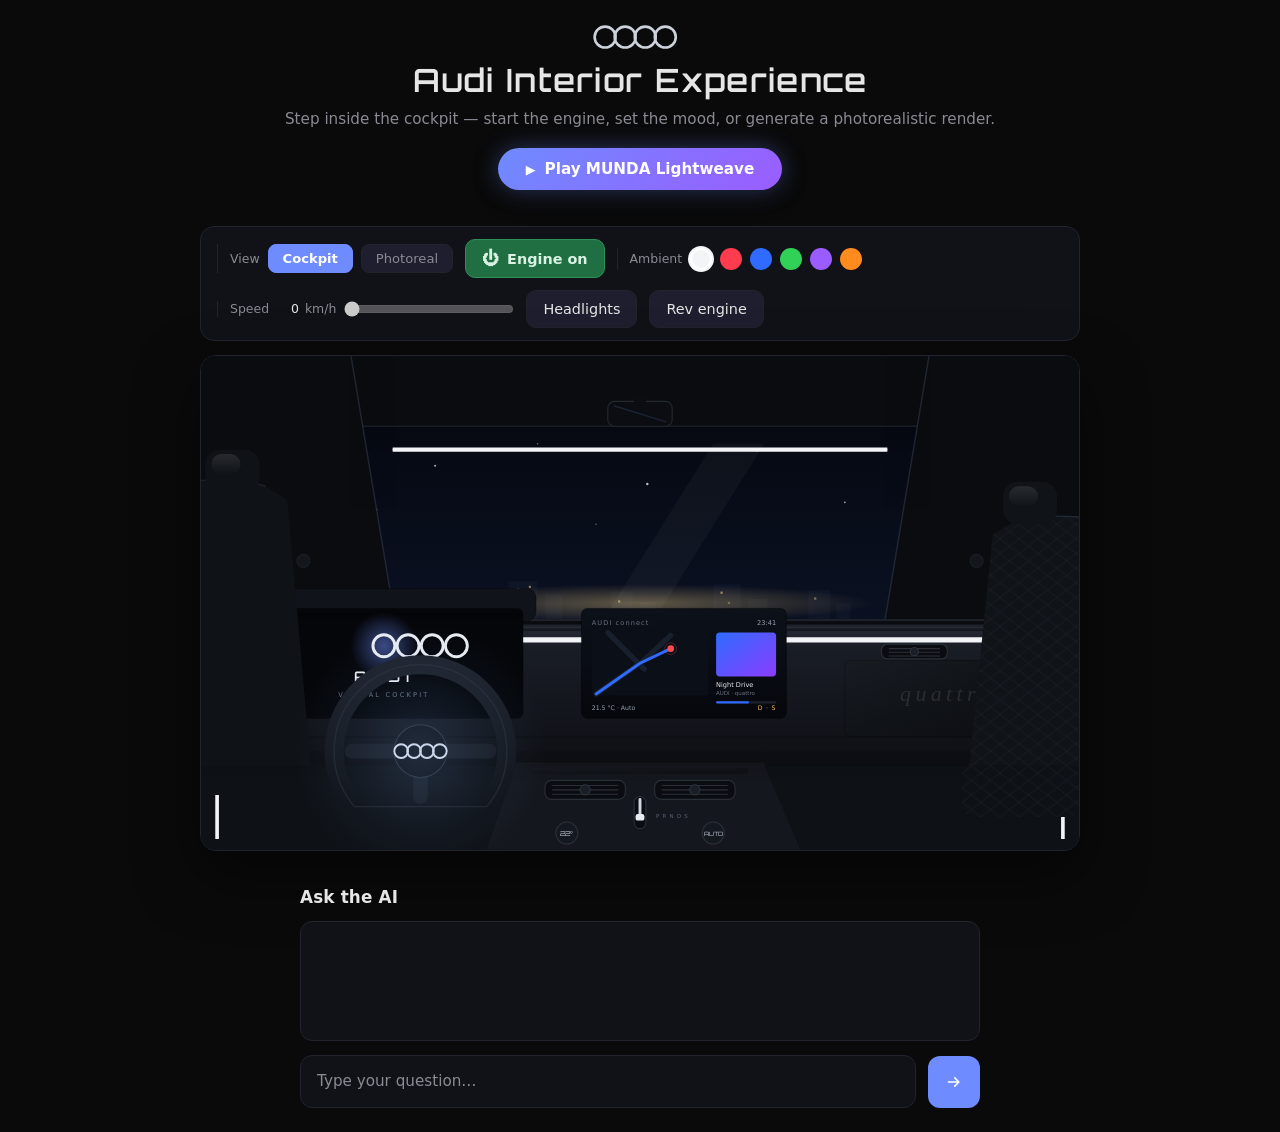
<file: interior.html>
<!DOCTYPE html>
<html lang="en">
<head>
  <meta charset="UTF-8" />
  <meta name="viewport" content="width=device-width, initial-scale=1.0" />
  <title>MUNDA · Audi Interior Experience</title>
  <link rel="preconnect" href="https://fonts.googleapis.com" />
  <link rel="preconnect" href="https://fonts.gstatic.com" crossorigin />
  <link href="https://fonts.googleapis.com/css2?family=Orbitron:wght@500;600;700&display=swap" rel="stylesheet" />
  <link rel="stylesheet" href="interior.css" />
</head>
<body>
  <main class="app">
    <header class="app__header">
      <svg class="app__rings" viewBox="0 0 220 60" aria-hidden="true">
        <circle cx="30" cy="30" r="24" fill="none" stroke="currentColor" stroke-width="6" />
        <circle cx="76" cy="30" r="24" fill="none" stroke="currentColor" stroke-width="6" />
        <circle cx="122" cy="30" r="24" fill="none" stroke="currentColor" stroke-width="6" />
        <circle cx="168" cy="30" r="24" fill="none" stroke="currentColor" stroke-width="6" />
      </svg>
      <h1 class="app__title">Audi Interior Experience</h1>
      <p class="app__subtitle">Step inside the cockpit — start the engine, set the mood, or generate a photorealistic render.</p>
      <a class="cta-game" href="game.html" target="_blank" rel="noopener">
        <span class="cta-game__icon" aria-hidden="true">▶</span> Play MUNDA Lightweave
      </a>
    </header>

    <section class="interior off" id="interior" aria-label="Interactive Audi cockpit">
      <div class="interior__controls">
        <div class="ctl__group" role="group" aria-label="View mode">
          <span class="ctl__label">View</span>
          <button class="view-btn is-active" type="button" data-view="svg">Cockpit</button>
          <button class="view-btn" type="button" data-view="photo">Photoreal</button>
        </div>

        <button class="ctl ctl--primary" id="btn-power" type="button">
          <span class="ctl__icon" aria-hidden="true">⏻</span> <span id="power-label">Start engine</span>
        </button>

        <div class="ctl__group" role="group" aria-label="Ambient lighting colour">
          <span class="ctl__label">Ambient</span>
          <button class="swatch is-active" type="button" data-ambient="#f2f4f8" style="--c:#f2f4f8" aria-label="White ambient light" title="White"></button>
          <button class="swatch" type="button" data-ambient="#ff3b4e" style="--c:#ff3b4e" aria-label="Red ambient light" title="Red"></button>
          <button class="swatch" type="button" data-ambient="#2f6bff" style="--c:#2f6bff" aria-label="Blue ambient light" title="Blue"></button>
          <button class="swatch" type="button" data-ambient="#31d158" style="--c:#31d158" aria-label="Green ambient light" title="Green"></button>
          <button class="swatch" type="button" data-ambient="#9b5cff" style="--c:#9b5cff" aria-label="Purple ambient light" title="Purple"></button>
          <button class="swatch" type="button" data-ambient="#ff8a1e" style="--c:#ff8a1e" aria-label="Orange ambient light" title="Orange"></button>
        </div>

        <div class="ctl__group" role="group" aria-label="Speed" data-needs-engine>
          <label class="ctl__label" for="speed-slider">Speed <output id="speed-value" for="speed-slider">0</output> km/h</label>
          <input type="range" id="speed-slider" min="0" max="240" step="1" value="0" disabled />
        </div>

        <button class="ctl" id="btn-lights" type="button" data-needs-engine disabled>Headlights</button>
        <button class="ctl" id="btn-rev" type="button" data-needs-engine disabled>Rev engine</button>
      </div>

      <div class="interior__stage">
        <div class="view view--svg active" id="view-svg">
        <svg class="cockpit" id="cockpit" viewBox="0 0 1200 675" role="img" aria-label="Illustrated Audi interior">
          <defs>
            <linearGradient id="skyGrad" x1="0" y1="0" x2="0" y2="1">
              <stop offset="0" stop-color="#04060c" />
              <stop offset="0.55" stop-color="#0a1122" />
              <stop offset="1" stop-color="#182442" />
            </linearGradient>
            <linearGradient id="dashGrad" x1="0" y1="0" x2="0" y2="1">
              <stop offset="0" stop-color="#232832" />
              <stop offset="0.12" stop-color="#191d25" />
              <stop offset="1" stop-color="#0d0f14" />
            </linearGradient>
            <linearGradient id="cowlGrad" x1="0" y1="0" x2="0" y2="1">
              <stop offset="0" stop-color="#262c37" />
              <stop offset="1" stop-color="#14171e" />
            </linearGradient>
            <linearGradient id="carbon" x1="0" y1="0" x2="1" y2="1">
              <stop offset="0" stop-color="#181b21" />
              <stop offset="0.5" stop-color="#101318" />
              <stop offset="1" stop-color="#0b0d11" />
            </linearGradient>
            <linearGradient id="screenGrad" x1="0" y1="0" x2="0" y2="1">
              <stop offset="0" stop-color="#0c111a" />
              <stop offset="1" stop-color="#05070c" />
            </linearGradient>
            <radialGradient id="roadLight" cx="0.5" cy="0.5" r="0.5">
              <stop offset="0" stop-color="#dbe7ff" stop-opacity="0.20" />
              <stop offset="0.5" stop-color="#dbe7ff" stop-opacity="0.08" />
              <stop offset="1" stop-color="#dbe7ff" stop-opacity="0" />
            </radialGradient>
            <radialGradient id="bootGlow" cx="0.5" cy="0.5" r="0.5">
              <stop offset="0" stop-color="#6e8bff" stop-opacity="0.5" />
              <stop offset="1" stop-color="#6e8bff" stop-opacity="0" />
            </radialGradient>
            <linearGradient id="albumGrad" x1="0" y1="0" x2="1" y2="1">
              <stop offset="0" stop-color="#2f6bff" />
              <stop offset="1" stop-color="#8b3dff" />
            </linearGradient>
            <linearGradient id="rimGrad" x1="0" y1="0" x2="0" y2="1">
              <stop offset="0" stop-color="#1d222b" />
              <stop offset="1" stop-color="#0e1015" />
            </linearGradient>
            <pattern id="quilt" width="26" height="20" patternUnits="userSpaceOnUse">
              <path d="M13 0 L26 10 L13 20 L0 10 Z" fill="none" stroke="#232a36" stroke-width="1" opacity="0.55" />
            </pattern>
            <filter id="blur" x="-40%" y="-40%" width="180%" height="180%">
              <feGaussianBlur stdDeviation="7" />
            </filter>
            <clipPath id="glassClip">
              <polygon points="90,95 1110,95 935,360 265,360" />
            </clipPath>
            <linearGradient id="seatShade" x1="0" y1="0" x2="0" y2="1">
              <stop offset="0" stop-color="#ffffff" stop-opacity="0.10" />
              <stop offset="1" stop-color="#ffffff" stop-opacity="0" />
            </linearGradient>
            <linearGradient id="dashShadow" x1="0" y1="0" x2="0" y2="1">
              <stop offset="0" stop-color="#000000" stop-opacity="0.45" />
              <stop offset="1" stop-color="#000000" stop-opacity="0" />
            </linearGradient>
            <radialGradient id="wheelGlow" cx="0.5" cy="0.5" r="0.5">
              <stop offset="0" stop-color="#7fb4ff" stop-opacity="0.18" />
              <stop offset="0.6" stop-color="#7fb4ff" stop-opacity="0.05" />
              <stop offset="1" stop-color="#7fb4ff" stop-opacity="0" />
            </radialGradient>
            <radialGradient id="horizonGlow" cx="0.5" cy="0.5" r="0.5">
              <stop offset="0" stop-color="#ffd98a" stop-opacity="0.35" />
              <stop offset="1" stop-color="#ffd98a" stop-opacity="0" />
            </radialGradient>
          </defs>

          <!-- cabin base -->
          <rect width="1200" height="675" fill="#0a0c10" />

          <!-- view through the windshield -->
          <g clip-path="url(#glassClip)">
            <rect width="1200" height="675" fill="url(#skyGrad)" />
            <g fill="#cfd8e6">
              <circle cx="320" cy="150" r="1.4" opacity="0.8" />
              <circle cx="460" cy="120" r="1" opacity="0.5" />
              <circle cx="610" cy="175" r="1.6" opacity="0.9" />
              <circle cx="760" cy="130" r="1.1" opacity="0.6" />
              <circle cx="880" cy="200" r="1.3" opacity="0.7" />
              <circle cx="540" cy="230" r="1" opacity="0.45" />
              <circle cx="990" cy="150" r="1.2" opacity="0.6" />
              <circle cx="240" cy="210" r="1.1" opacity="0.55" />
            </g>
            <g fill="#0e1526">
              <rect x="300" y="318" width="34" height="42" />
              <rect x="342" y="330" width="26" height="30" />
              <rect x="420" y="308" width="40" height="52" />
              <rect x="470" y="326" width="24" height="34" />
              <rect x="560" y="322" width="30" height="38" />
              <rect x="600" y="336" width="22" height="24" />
              <rect x="700" y="312" width="38" height="48" />
              <rect x="748" y="332" width="26" height="28" />
              <rect x="830" y="320" width="30" height="40" />
              <rect x="868" y="338" width="20" height="22" />
            </g>
            <g fill="#ffd98a">
              <rect x="432" y="318" width="3" height="3" opacity="0.6" />
              <rect x="440" y="330" width="3" height="3" opacity="0.35" />
              <rect x="448" y="314" width="3" height="3" opacity="0.5" />
              <rect x="710" y="322" width="3" height="3" opacity="0.55" />
              <rect x="720" y="336" width="3" height="3" opacity="0.3" />
              <rect x="308" y="330" width="3" height="3" opacity="0.4" />
              <rect x="570" y="334" width="3" height="3" opacity="0.5" />
              <rect x="838" y="330" width="3" height="3" opacity="0.45" />
            </g>
            <ellipse cx="600" cy="338" rx="320" ry="26" fill="url(#horizonGlow)" />
            <polygon points="265,360 935,360 1045,675 155,675" fill="#0d1118" />
            <path d="M 285 360 L 185 675" stroke="#5c6b7d" stroke-width="4" opacity="0.55" fill="none" />
            <path d="M 915 360 L 1015 675" stroke="#5c6b7d" stroke-width="4" opacity="0.55" fill="none" />
            <g fill="#8794a5">
              <rect x="596" y="376" width="8" height="22" opacity="0.55" />
              <rect x="596" y="414" width="8" height="22" opacity="0.55" />
              <rect x="596" y="452" width="8" height="22" opacity="0.55" />
              <rect x="596" y="490" width="8" height="22" opacity="0.55" />
              <rect x="596" y="528" width="8" height="22" opacity="0.55" />
              <rect x="596" y="566" width="8" height="22" opacity="0.55" />
              <rect x="596" y="604" width="8" height="22" opacity="0.55" />
              <rect x="596" y="642" width="8" height="22" opacity="0.5" />
            </g>
            <g class="road-light">
              <ellipse cx="600" cy="520" rx="360" ry="200" fill="url(#roadLight)" />
              <ellipse cx="600" cy="600" rx="260" ry="90" fill="url(#roadLight)" />
            </g>
            <polygon points="700,120 770,120 620,360 550,360" fill="#ffffff" opacity="0.03" />
          </g>

          <!-- roof header, pillars, mirror -->
          <rect width="1200" height="95" fill="#0a0c10" />
          <rect y="95" width="1200" height="2" fill="#232830" opacity="0.7" />
          <polygon points="0,0 205,0 265,360 0,360" fill="#0a0c10" />
          <polygon points="1200,0 995,0 935,360 1200,360" fill="#0a0c10" />
          <line x1="205" y1="0" x2="265" y2="360" stroke="#2a3140" stroke-width="2" opacity="0.7" />
          <line x1="995" y1="0" x2="935" y2="360" stroke="#2a3140" stroke-width="2" opacity="0.7" />
          <circle cx="140" cy="280" r="9" fill="#13161c" stroke="#232830" stroke-width="1" />
          <circle cx="1060" cy="280" r="9" fill="#13161c" stroke="#232830" stroke-width="1" />
          <path class="ambient-glow" d="M 262 128 L 938 128" fill="none" stroke-width="6" />
          <path class="ambient" d="M 262 128 L 938 128" fill="none" stroke-width="2.5" />
          <rect x="556" y="62" width="88" height="34" rx="9" fill="#0b0d12" stroke="#232830" stroke-width="1.5" />
          <path d="M 564 68 L 636 90" stroke="#2a3a55" stroke-width="2" opacity="0.5" />
          <rect x="592" y="54" width="16" height="10" fill="#0b0d12" />

          <!-- dashboard -->
          <rect x="0" y="360" width="1200" height="16" fill="url(#cowlGrad)" />
          <rect x="80" y="370" width="1040" height="2" fill="#ffffff" opacity="0.06" />
          <rect x="30" y="362" width="1140" height="5" rx="2.5" fill="#06080b" opacity="0.85" />
          <rect x="0" y="376" width="1200" height="184" fill="url(#dashGrad)" />
          <rect x="0" y="520" width="1200" height="2" fill="#000000" opacity="0.25" />
          <path class="ambient-glow" d="M 24 388 L 1176 388" fill="none" stroke-width="7" />
          <path class="ambient" d="M 24 388 L 1176 388" fill="none" stroke-width="2.5" />
          <rect x="880" y="416" width="280" height="104" rx="8" fill="url(#carbon)" />
          <rect x="880" y="416" width="280" height="104" rx="8" fill="none" stroke="#000000" stroke-width="1" opacity="0.4" />
          <text x="1020" y="472" text-anchor="middle" fill="#ffffff" opacity="0.1" font-size="30" letter-spacing="6" font-style="italic" font-family="Georgia, serif">quattro</text>
          <rect x="930" y="394" width="90" height="20" rx="8" fill="#0a0c11" stroke="#2a3038" stroke-width="1.5" />
          <line x1="940" y1="400" x2="1010" y2="400" stroke="#2a3038" stroke-width="1.5" />
          <line x1="940" y1="405" x2="1010" y2="405" stroke="#2a3038" stroke-width="1.5" />
          <line x1="940" y1="410" x2="1010" y2="410" stroke="#2a3038" stroke-width="1.5" />
          <circle cx="975" cy="404" r="5.5" fill="#1a1f27" stroke="#39414d" stroke-width="1" />

          <!-- virtual cockpit -->
          <rect x="42" y="318" width="416" height="44" rx="12" fill="#101319" stroke="#000000" stroke-opacity="0.4" />
          <rect x="60" y="345" width="380" height="150" rx="8" fill="url(#screenGrad)" stroke="#000000" stroke-opacity="0.6" />
          <g id="boot">
            <rect x="60" y="345" width="380" height="150" rx="8" fill="#04060a" />
            <circle class="boot-glow" cx="250" cy="396" r="46" fill="url(#bootGlow)" />
            <g class="boot-rings" fill="none" stroke="#e8ecf2" stroke-width="4">
              <circle cx="250" cy="396" r="15" />
              <circle cx="283" cy="396" r="15" />
              <circle cx="316" cy="396" r="15" />
              <circle cx="349" cy="396" r="15" />
            </g>
            <text class="boot-title" x="250" y="446" text-anchor="middle" fill="#e8ecf2" font-size="20" letter-spacing="7" font-family="Orbitron, sans-serif" font-weight="600">AUDI</text>
            <text x="250" y="466" text-anchor="middle" fill="#6a7280" font-size="9" letter-spacing="3">VIRTUAL COCKPIT</text>
          </g>
          <g id="cluster-ui" class="hidden">
            <text x="250" y="366" text-anchor="middle" fill="#5a6270" font-size="8" letter-spacing="2.5">AUDI VIRTUAL COCKPIT</text>
            <circle cx="165" cy="410" r="64" fill="#080b12" stroke="#232a36" stroke-width="2" />
            <circle cx="340" cy="410" r="64" fill="#080b12" stroke="#232a36" stroke-width="2" />
            <g id="ticks-speed"></g>
            <g id="ticks-tach"></g>
            <text x="165" y="448" text-anchor="middle" fill="#8a93a3" font-size="8" letter-spacing="1">km/h</text>
            <text x="340" y="448" text-anchor="middle" fill="#8a93a3" font-size="8" letter-spacing="1">×1000 rpm</text>
            <text id="speed-readout" x="252" y="408" text-anchor="middle" fill="#ffffff" font-size="28" font-family="Orbitron, sans-serif" font-weight="600">0</text>
            <text id="gear-readout" x="252" y="434" text-anchor="middle" fill="#ffb84d" font-size="13" font-family="Orbitron, sans-serif">P</text>
            <rect x="118" y="462" width="42" height="5" rx="2.5" fill="#1c222c" />
            <rect x="118" y="462" width="26" height="5" rx="2.5" fill="#3ecf6e" />
            <rect x="322" y="462" width="42" height="5" rx="2.5" fill="#1c222c" />
            <rect x="322" y="462" width="18" height="5" rx="2.5" fill="#ff8a1e" />
            <g id="needle-speed" style="--px:165px; --py:410px; transform: rotate(-120deg);">
              <line x1="165" y1="410" x2="165" y2="352" stroke="#ff4646" stroke-width="3" stroke-linecap="round" />
              <line x1="165" y1="410" x2="165" y2="424" stroke="#ff4646" stroke-width="2" stroke-linecap="round" opacity="0.6" />
              <circle cx="165" cy="410" r="4.5" fill="#0c0e13" stroke="#ff4646" stroke-width="1.5" />
            </g>
            <g id="needle-rpm" style="--px:340px; --py:410px; transform: rotate(-120deg);">
              <line x1="340" y1="410" x2="340" y2="352" stroke="#e8ecf2" stroke-width="3" stroke-linecap="round" />
              <line x1="340" y1="410" x2="340" y2="424" stroke="#e8ecf2" stroke-width="2" stroke-linecap="round" opacity="0.6" />
              <circle cx="340" cy="410" r="4.5" fill="#0c0e13" stroke="#e8ecf2" stroke-width="1.5" />
            </g>
          </g>

          <!-- hood shadow on the cluster screen -->
          <rect x="60" y="352" width="380" height="12" fill="url(#dashShadow)" opacity="0.5" />

          <!-- MMI screen -->
          <rect x="520" y="345" width="280" height="150" rx="8" fill="url(#screenGrad)" stroke="#000000" stroke-opacity="0.6" />
          <g id="mmi-ui">
            <text x="534" y="368" fill="#6a7280" font-size="9" letter-spacing="1.5">AUDI connect</text>
            <text x="786" y="368" text-anchor="end" fill="#9aa3b2" font-size="9">23:41</text>
            <rect x="534" y="378" width="160" height="86" rx="5" fill="#0a0f18" />
            <g fill="none" stroke-linecap="round">
              <path d="M 540 462 L 600 420 L 642 382" stroke="#18202e" stroke-width="7" />
              <path d="M 556 378 L 606 428" stroke="#18202e" stroke-width="7" />
              <path d="M 540 462 L 600 420 L 642 400" stroke="#2f6bff" stroke-width="4" />
            </g>
            <circle cx="642" cy="400" r="4.5" fill="#ff4b4b" />
            <circle cx="642" cy="400" r="8" fill="none" stroke="#ff4b4b" stroke-width="1" opacity="0.4" />
            <rect x="704" y="378" width="82" height="60" rx="5" fill="url(#albumGrad)" />
            <text x="704" y="452" fill="#e8ecf2" font-size="9">Night Drive</text>
            <text x="704" y="464" fill="#6a7280" font-size="7.5">AUDI · quattro</text>
            <rect x="704" y="472" width="82" height="3" rx="1.5" fill="#1c222c" />
            <rect x="704" y="472" width="45" height="3" rx="1.5" fill="#2f6bff" />
            <text x="534" y="484" fill="#9aa3b2" font-size="8.5">21.5 °C · Auto</text>
            <text x="786" y="484" text-anchor="end" fill="#ffb84d" font-size="8.5" letter-spacing="1">D · S</text>
          </g>

          <!-- center console -->
          <polygon points="430,555 770,555 820,675 380,675" fill="#14171d" />
          <polygon points="430,555 770,555 820,675 380,675" fill="none" stroke="#000000" stroke-opacity="0.3" />
          <rect x="452" y="563" width="296" height="8" rx="4" fill="url(#carbon)" opacity="0.8" />
          <rect x="470" y="580" width="110" height="26" rx="9" fill="#0a0c11" stroke="#2a3038" stroke-width="1.5" />
          <line x1="480" y1="587" x2="570" y2="587" stroke="#2a3038" stroke-width="1.5" />
          <line x1="480" y1="593" x2="570" y2="593" stroke="#2a3038" stroke-width="1.5" />
          <line x1="480" y1="599" x2="570" y2="599" stroke="#2a3038" stroke-width="1.5" />
          <circle cx="525" cy="593" r="7" fill="#1a1f27" stroke="#39414d" stroke-width="1" />
          <rect x="620" y="580" width="110" height="26" rx="9" fill="#0a0c11" stroke="#2a3038" stroke-width="1.5" />
          <line x1="630" y1="587" x2="720" y2="587" stroke="#2a3038" stroke-width="1.5" />
          <line x1="630" y1="593" x2="720" y2="593" stroke="#2a3038" stroke-width="1.5" />
          <line x1="630" y1="599" x2="720" y2="599" stroke="#2a3038" stroke-width="1.5" />
          <circle cx="675" cy="593" r="7" fill="#1a1f27" stroke="#39414d" stroke-width="1" />
          <circle cx="500" cy="652" r="15" fill="#14181f" stroke="#2a3038" stroke-width="1.5" />
          <text x="500" y="656" text-anchor="middle" fill="#cfd6e2" font-size="9" font-family="Orbitron, sans-serif">22°</text>
          <circle cx="700" cy="652" r="15" fill="#14181f" stroke="#2a3038" stroke-width="1.5" />
          <text x="700" y="656" text-anchor="middle" fill="#cfd6e2" font-size="8" font-family="Orbitron, sans-serif">AUTO</text>
          <rect x="592" y="602" width="16" height="44" rx="8" fill="#0a0c11" stroke="#2a3038" stroke-width="1.5" />
          <line x1="600" y1="606" x2="600" y2="632" stroke="#cfd6e2" stroke-width="4" stroke-linecap="round" />
          <rect x="594" y="626" width="12" height="9" rx="3" fill="#e8ecf2" />
          <text x="622" y="632" fill="#5a6270" font-size="7.5" letter-spacing="1">P R N D S</text>
          <path class="ambient-glow" d="M 392 585 L 380 660" fill="none" stroke-width="5" />
          <path class="ambient" d="M 392 585 L 380 660" fill="none" stroke-width="2" />
          <path class="ambient-glow" d="M 808 585 L 820 660" fill="none" stroke-width="5" />
          <path class="ambient" d="M 808 585 L 820 660" fill="none" stroke-width="2" />

          <!-- lower panels -->
          <polygon points="0,560 430,560 390,675 0,675" fill="#0e1116" />
          <polygon points="770,560 1200,560 1200,675 820,675" fill="#0e1116" />
          <path class="ambient-glow" d="M 22 600 L 22 660" fill="none" stroke-width="5" />
          <path class="ambient" d="M 22 600 L 22 660" fill="none" stroke-width="2" />
          <path class="ambient-glow" d="M 1178 600 L 1178 660" fill="none" stroke-width="5" />
          <path class="ambient" d="M 1178 600 L 1178 660" fill="none" stroke-width="2" />

          <!-- depth shadow where the dash meets the lower panels -->
          <rect x="0" y="540" width="1200" height="46" fill="url(#dashShadow)" opacity="0.35" />

          <!-- seats -->
          <path d="M 0 170 Q 60 168 88 178 L 118 196 L 150 560 L 0 560 Z" fill="#0f1217" />
          <path d="M 0 170 Q 60 168 88 178" fill="none" stroke="#1c212b" stroke-width="2" />
          <rect x="6" y="128" width="74" height="58" rx="20" fill="#0f1217" />
          <rect x="14" y="134" width="40" height="28" rx="14" fill="url(#seatShade)" />
          <path d="M 1200 220 Q 1140 216 1112 226 L 1082 244 L 1050 560 L 1200 560 Z" fill="#101318" />
          <path d="M 1200 220 Q 1140 216 1112 226 L 1082 244 L 1050 560 L 1200 560 Z" fill="url(#quilt)" />
          <path d="M 1200 220 Q 1140 216 1112 226" fill="none" stroke="#232a36" stroke-width="2" />
          <rect x="1096" y="172" width="74" height="58" rx="20" fill="#101318" />
          <rect x="1104" y="178" width="40" height="28" rx="14" fill="url(#seatShade)" />
          <rect x="1040" y="560" width="160" height="70" rx="14" fill="#0e1116" />
          <rect x="1040" y="560" width="160" height="70" rx="14" fill="url(#quilt)" />

          <!-- steering wheel -->
          <g id="wheel">
            <path d="M 209.6 615.9 A 118 118 0 1 1 390.4 615.9" fill="none" stroke="url(#rimGrad)" stroke-width="26" stroke-linecap="round" />
            <path d="M 209.6 615.9 A 118 118 0 1 1 390.4 615.9" fill="none" stroke="#2e3440" stroke-width="2" opacity="0.5" />
            <line x1="209.6" y1="615.9" x2="390.4" y2="615.9" stroke="url(#rimGrad)" stroke-width="26" stroke-linecap="round" />
            <line x1="209.6" y1="615.9" x2="390.4" y2="615.9" stroke="#2e3440" stroke-width="2" opacity="0.5" />
            <line x1="300" y1="540" x2="206" y2="540" stroke="#171b22" stroke-width="20" stroke-linecap="round" />
            <line x1="300" y1="540" x2="394" y2="540" stroke="#171b22" stroke-width="20" stroke-linecap="round" />
            <line x1="300" y1="540" x2="300" y2="602" stroke="#171b22" stroke-width="20" stroke-linecap="round" />
            <circle cx="300" cy="540" r="36" fill="#0c0e12" stroke="#2a3038" stroke-width="1.5" />
            <g fill="none" stroke="#d8dde6" stroke-width="2.6">
              <circle cx="273.6" cy="540" r="9.4" />
              <circle cx="291.2" cy="540" r="9.4" />
              <circle cx="308.8" cy="540" r="9.4" />
              <circle cx="326.4" cy="540" r="9.4" />
            </g>
          </g>

          <!-- instrument-screen light spilling onto the wheel -->
          <circle cx="300" cy="540" r="175" fill="url(#wheelGlow)" />
        </svg>
        </div>

        <div class="view view--photo" id="view-photo">
          <img class="photo__img" id="photo-img" alt="AI-generated photorealistic Audi interior" />
          <div class="photo__bar">
            <span class="photo__status" id="photo-status" role="status">Photoreal render not generated yet.</span>
            <button class="ctl" id="btn-photo-gen" type="button">Generate render</button>
            <button class="ctl" id="btn-photo-save" type="button" hidden>Save PNG</button>
          </div>
        </div>
      </div>
    </section>

    <section class="app__chat">
      <h2 class="app__chat-title">Ask the AI</h2>
      <div class="chat__output" id="output" aria-live="polite">
        <!-- AI answers render here -->
      </div>

      <form class="chat__form" id="chat-form">
        <textarea
          class="chat__input"
          id="question"
          name="question"
          rows="1"
          placeholder="Type your question…"
          aria-label="Your question"
        ></textarea>
        <button class="chat__submit" type="submit" id="submit" aria-label="Send question">
          <svg width="18" height="18" viewBox="0 0 24 24" fill="none" aria-hidden="true">
            <path d="M4.5 12h14m0 0-5.5-5.5M18.5 12 13 17.5" stroke="currentColor" stroke-width="2" stroke-linecap="round" stroke-linejoin="round" />
          </svg>
        </button>
      </form>
    </section>
  </main>

  <script src="interior.js"></script>
</body>
</html>
</file>
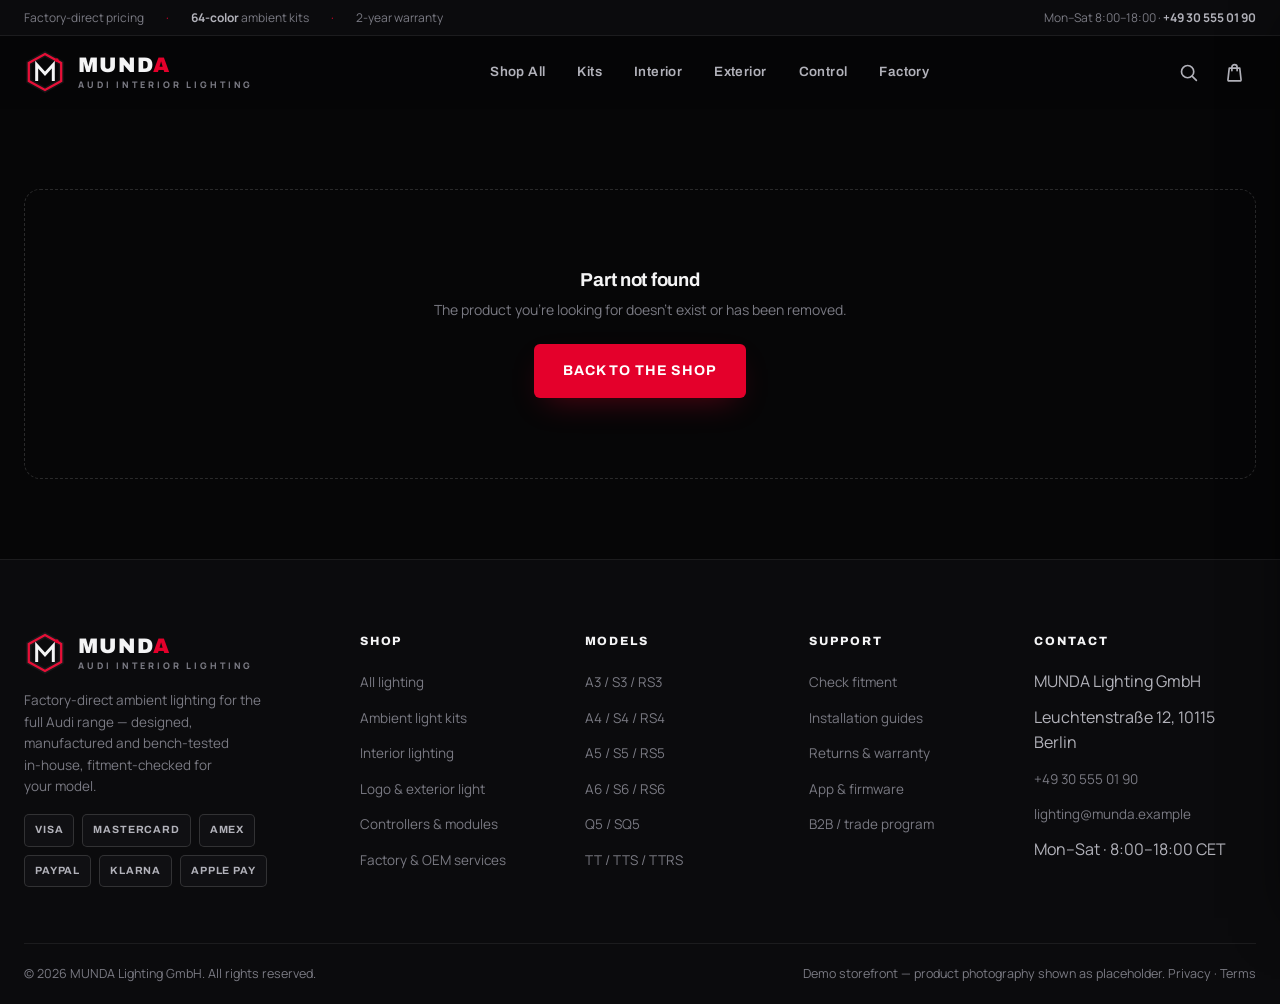
<file: product.html>
<!DOCTYPE html>
<html lang="en">
<head>
  <meta charset="UTF-8">
  <meta name="viewport" content="width=device-width, initial-scale=1.0">
  <title>Product — MUNDA Ambient Lighting</title>
  <meta name="description" content="MUNDA — factory-direct ambient lighting for Audi interiors. Bench-tested, fitment-checked, dispatched in 24 h.">
  <meta name="theme-color" content="#060607">
  <link rel="icon" type="image/svg+xml" href="assets/img/favicon.svg">
  <link rel="preconnect" href="https://fonts.googleapis.com">
  <link rel="preconnect" href="https://fonts.gstatic.com" crossorigin>
  <link href="https://fonts.googleapis.com/css2?family=Archivo:wght@500;600;700;800;900&family=Manrope:wght@400;500;600;700;800&display=swap" rel="stylesheet">
  <link rel="stylesheet" href="assets/css/style.css">
</head>
<body>

  <!-- ================= HEADER ================= -->
  <div class="utility">
    <div class="container utility__inner">
      <div class="u-left">
        <span>Factory-direct pricing</span>
        <span class="dot">·</span>
        <span><strong>64-color</strong> ambient kits</span>
        <span class="dot">·</span>
        <span>2-year warranty</span>
      </div>
      <div class="u-right">
        <span>Mon–Sat 8:00–18:00 · <strong>+49 30 555 01 90</strong></span>
      </div>
    </div>
  </div>

  <header class="site-header">
    <div class="container header__inner">
      <a class="brand" href="index.html" aria-label="MUNDA home">
        <img class="brand__mark" src="assets/img/logo.svg" alt="" width="42" height="42">
        <span class="brand__text">
          <span class="brand__name">MUND<span>A</span></span>
          <span class="brand__sub">Audi Interior Lighting</span>
        </span>
      </a>
      <nav class="nav" aria-label="Main navigation">
        <a class="nav__link" href="shop.html">Shop All</a>
        <a class="nav__link" href="shop.html?cat=kits" data-cat="kits">Kits</a>
        <a class="nav__link" href="shop.html?cat=interior" data-cat="interior">Interior</a>
        <a class="nav__link" href="shop.html?cat=exterior" data-cat="exterior">Exterior</a>
        <a class="nav__link" href="shop.html?cat=controllers" data-cat="controllers">Control</a>
        <a class="nav__link" href="index.html#factory">Factory</a>
      </nav>
      <div class="header__actions">
        <button class="icon-btn" data-search-open aria-label="Open search (press /)">
          <svg viewBox="0 0 24 24" fill="none" stroke="currentColor" stroke-width="1.9" stroke-linecap="round"><circle cx="11" cy="11" r="7"/><path d="m21 21-4.35-4.35"/></svg>
        </button>
        <a class="icon-btn" href="cart.html" aria-label="Shopping cart">
          <svg viewBox="0 0 24 24" fill="none" stroke="currentColor" stroke-width="1.9" stroke-linecap="round" stroke-linejoin="round"><path d="M6 7h12l1.5 13.5a1 1 0 0 1-1 1.1H5.5a1 1 0 0 1-1-1.1L6 7Z"/><path d="M9 10V6a3 3 0 0 1 6 0v4"/></svg>
          <span class="cart-badge">0</span>
        </a>
        <button class="hamburger" aria-label="Open menu">
          <svg viewBox="0 0 24 24" fill="none" stroke="currentColor" stroke-width="2" stroke-linecap="round"><path d="M4 7h16M4 12h16M4 17h16"/></svg>
        </button>
      </div>
    </div>
  </header>

  <nav class="mobile-menu" id="mobileMenu" aria-label="Mobile navigation">
    <a class="mobile-menu__link" href="shop.html">Shop all <small>catalogue</small></a>
    <a class="mobile-menu__link" href="shop.html?cat=kits">Light kits <small>kits</small></a>
    <a class="mobile-menu__link" href="shop.html?cat=interior">Interior light <small>interior</small></a>
    <a class="mobile-menu__link" href="shop.html?cat=exterior">Logo &amp; exterior <small>exterior</small></a>
    <a class="mobile-menu__link" href="shop.html?cat=controllers">Controllers <small>control</small></a>
    <a class="mobile-menu__link" href="index.html#factory">Factory <small>factory</small></a>
  </nav>

  <main>
    <div class="container" id="productRoot"></div>
  </main>

  <!-- ================= FOOTER ================= -->
  <footer class="footer" id="contact">
    <div class="container">
      <div class="footer__grid">
        <div class="footer__brand">
          <a class="brand" href="index.html">
            <img class="brand__mark" src="assets/img/logo.svg" alt="" width="42" height="42">
            <span class="brand__text">
              <span class="brand__name">MUND<span>A</span></span>
              <span class="brand__sub">Audi Interior Lighting</span>
            </span>
          </a>
          <p>Factory-direct ambient lighting for the full Audi range — designed, manufactured and bench-tested in-house, fitment-checked for your model.</p>
          <div class="footer__pay">
            <span>VISA</span><span>MASTERCARD</span><span>AMEX</span><span>PAYPAL</span><span>KLARNA</span><span>APPLE PAY</span>
          </div>
        </div>
        <div class="footer__col">
          <h5>Shop</h5>
          <ul>
            <li><a href="shop.html">All lighting</a></li>
            <li><a href="shop.html?cat=kits">Ambient light kits</a></li>
            <li><a href="shop.html?cat=interior">Interior lighting</a></li>
            <li><a href="shop.html?cat=exterior">Logo &amp; exterior light</a></li>
            <li><a href="shop.html?cat=controllers">Controllers &amp; modules</a></li>
            <li><a href="shop.html?cat=custom">Factory &amp; OEM services</a></li>
          </ul>
        </div>
        <div class="footer__col">
          <h5>Models</h5>
          <ul>
            <li><a href="shop.html?compat=A3">A3 / S3 / RS3</a></li>
            <li><a href="shop.html?compat=A4">A4 / S4 / RS4</a></li>
            <li><a href="shop.html?compat=A5">A5 / S5 / RS5</a></li>
            <li><a href="shop.html?compat=A6">A6 / S6 / RS6</a></li>
            <li><a href="shop.html?compat=Q5">Q5 / SQ5</a></li>
            <li><a href="shop.html?compat=TT">TT / TTS / TTRS</a></li>
          </ul>
        </div>
        <div class="footer__col">
          <h5>Support</h5>
          <ul>
            <li><a href="index.html#fitment">Check fitment</a></li>
            <li><a href="#">Installation guides</a></li>
            <li><a href="#">Returns &amp; warranty</a></li>
            <li><a href="#">App &amp; firmware</a></li>
            <li><a href="#">B2B / trade program</a></li>
          </ul>
        </div>
        <div class="footer__col">
          <h5>Contact</h5>
          <ul>
            <li>MUNDA Lighting GmbH</li>
            <li>Leuchtenstraße 12, 10115 Berlin</li>
            <li><a href="tel:+49305550190">+49 30 555 01 90</a></li>
            <li><a href="mailto:lighting@munda.example">lighting@munda.example</a></li>
            <li>Mon–Sat · 8:00–18:00 CET</li>
          </ul>
        </div>
      </div>
      <div class="footer__bottom">
        <span>© <span class="js-year">2026</span> MUNDA Lighting GmbH. All rights reserved.</span>
        <span>Demo storefront — product photography shown as placeholder. <a href="#">Privacy</a> · <a href="#">Terms</a></span>
      </div>
    </div>
  </footer>

  <!-- ================= CART DRAWER ================= -->
  <div class="drawer__backdrop" id="drawerBackdrop"></div>
  <aside class="drawer__panel" id="cartDrawer" aria-label="Shopping cart" aria-hidden="true">
    <div class="drawer__head">
      <h3>Your cart <span id="drawerCount">(0)</span></h3>
      <button class="drawer__close" data-close-drawer aria-label="Close cart">
        <svg viewBox="0 0 24 24" fill="none" stroke="currentColor" stroke-width="2" stroke-linecap="round"><path d="M18 6 6 18M6 6l12 12"/></svg>
      </button>
    </div>
    <div class="drawer__items" id="drawerItems"></div>
    <div class="drawer__foot">
      <div class="ship-bar">
        <p class="ship-bar__msg" id="shipMsg"></p>
        <div class="ship-bar__track"><div class="ship-bar__fill" id="shipFill" style="width:0%"></div></div>
      </div>
      <div class="drawer__total">
        <span class="lbl">Subtotal</span>
        <span class="amt" id="drawerTotal">€0</span>
      </div>
      <a href="cart.html" class="btn btn--red btn--block">Go to checkout</a>
    </div>
  </aside>

  <!-- ================= SEARCH OVERLAY ================= -->
  <div class="search-overlay" id="searchOverlay" aria-hidden="true">
    <div class="search-box">
      <div class="search-field">
        <svg viewBox="0 0 24 24" fill="none" stroke="currentColor" stroke-width="2" stroke-linecap="round"><circle cx="11" cy="11" r="7"/><path d="m21 21-4.35-4.35"/></svg>
        <input type="text" id="searchInput" placeholder="Search kits, part numbers, models…" autocomplete="off" aria-label="Search parts">
      </div>
      <div class="search-hint">
        <span>Try “kit”, “MND-AMB64” or “A6”</span>
        <span><kbd>ESC</kbd> to close</span>
      </div>
      <div class="search-results" id="searchResults"></div>
    </div>
  </div>

  <div class="toasts" id="toasts" aria-live="polite"></div>

  <script src="assets/js/data.js"></script>
  <script src="assets/js/main.js"></script>
  <script src="assets/js/product.js"></script>
</body>
</html>
</file>
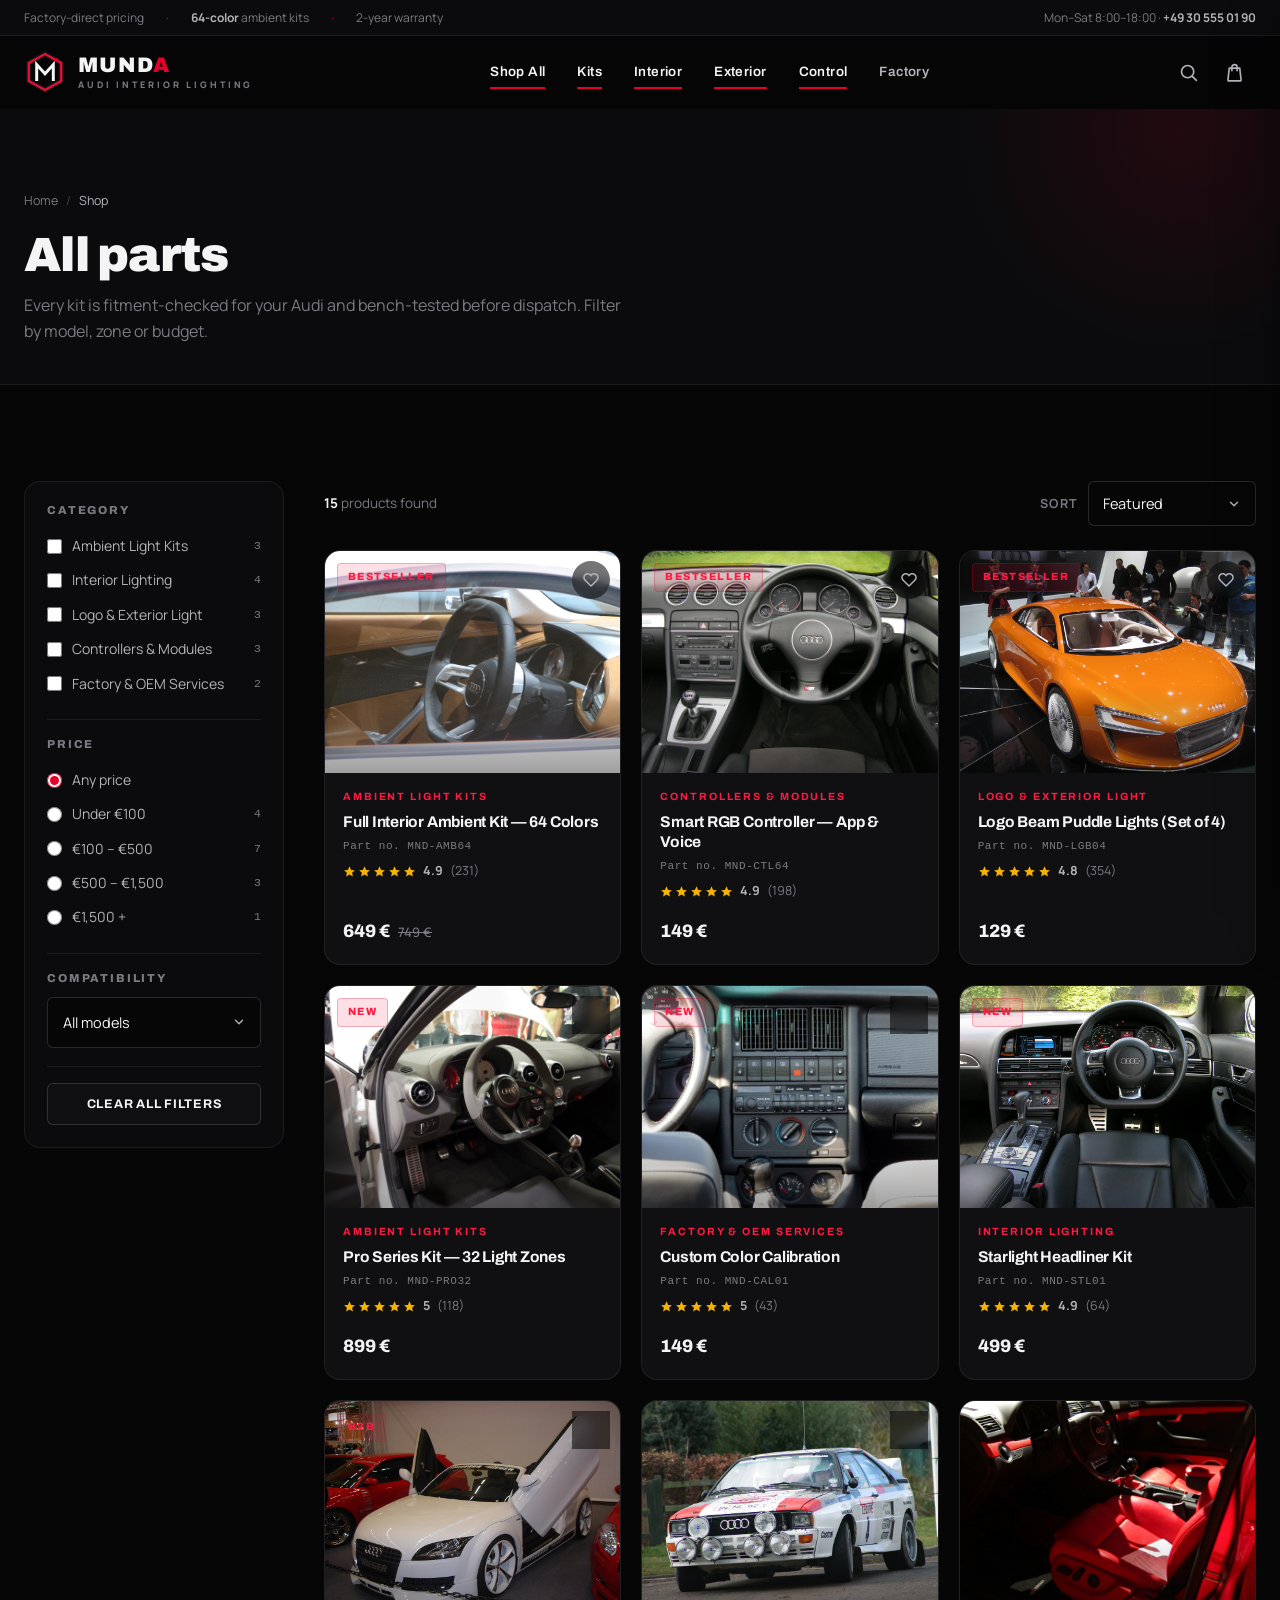
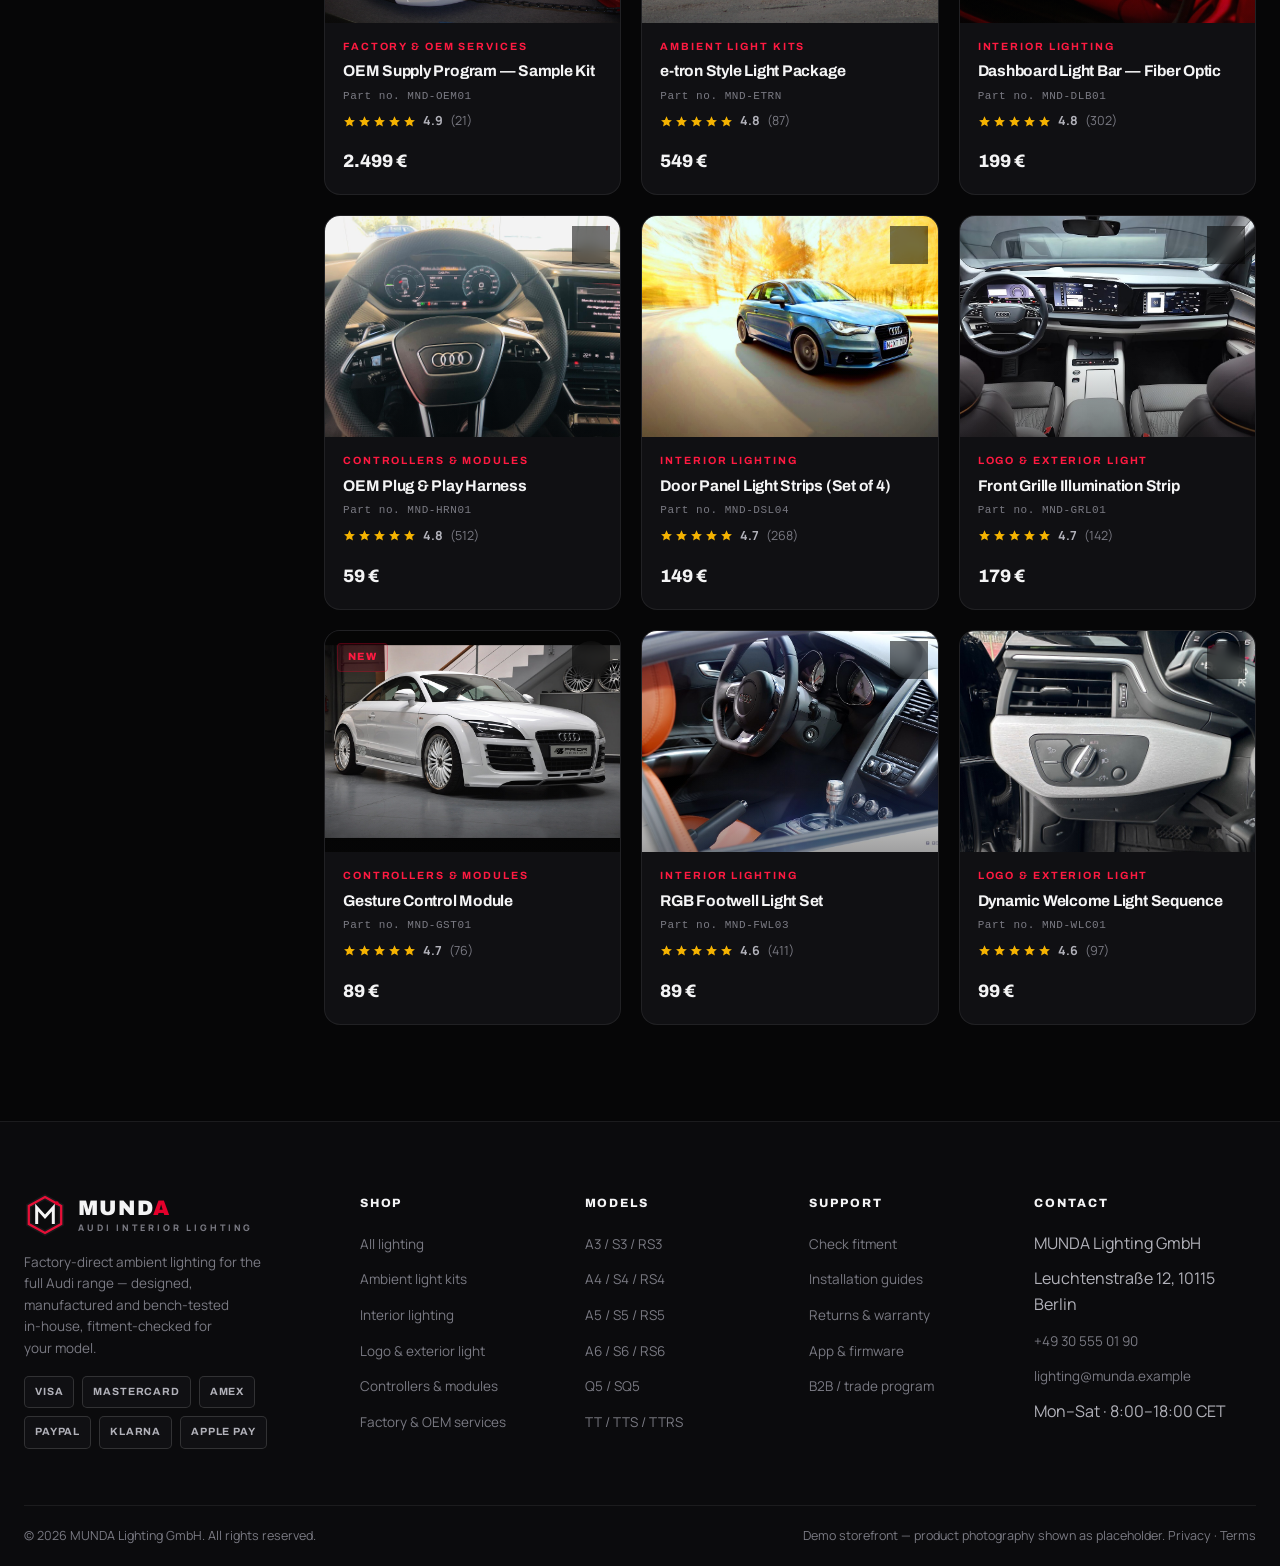
<file: shop.html>
<!DOCTYPE html>
<html lang="en">
<head>
  <meta charset="UTF-8">
  <meta name="viewport" content="width=device-width, initial-scale=1.0">
  <title>Shop Ambient Lighting — MUNDA</title>
  <meta name="description" content="Browse the MUNDA catalogue: full ambient kits, light bars, door strips, logo beams and controllers for every Audi model.">
  <meta name="theme-color" content="#060607">
  <link rel="icon" type="image/svg+xml" href="assets/img/favicon.svg">
  <link rel="preconnect" href="https://fonts.googleapis.com">
  <link rel="preconnect" href="https://fonts.gstatic.com" crossorigin>
  <link href="https://fonts.googleapis.com/css2?family=Archivo:wght@500;600;700;800;900&family=Manrope:wght@400;500;600;700;800&display=swap" rel="stylesheet">
  <link rel="stylesheet" href="assets/css/style.css">
</head>
<body>

  <!-- ================= HEADER ================= -->
  <div class="utility">
    <div class="container utility__inner">
      <div class="u-left">
        <span>Factory-direct pricing</span>
        <span class="dot">·</span>
        <span><strong>64-color</strong> ambient kits</span>
        <span class="dot">·</span>
        <span>2-year warranty</span>
      </div>
      <div class="u-right">
        <span>Mon–Sat 8:00–18:00 · <strong>+49 30 555 01 90</strong></span>
      </div>
    </div>
  </div>

  <header class="site-header">
    <div class="container header__inner">
      <a class="brand" href="index.html" aria-label="MUNDA home">
        <img class="brand__mark" src="assets/img/logo.svg" alt="" width="42" height="42">
        <span class="brand__text">
          <span class="brand__name">MUND<span>A</span></span>
          <span class="brand__sub">Audi Interior Lighting</span>
        </span>
      </a>
      <nav class="nav" aria-label="Main navigation">
        <a class="nav__link" href="shop.html">Shop All</a>
        <a class="nav__link" href="shop.html?cat=kits" data-cat="kits">Kits</a>
        <a class="nav__link" href="shop.html?cat=interior" data-cat="interior">Interior</a>
        <a class="nav__link" href="shop.html?cat=exterior" data-cat="exterior">Exterior</a>
        <a class="nav__link" href="shop.html?cat=controllers" data-cat="controllers">Control</a>
        <a class="nav__link" href="index.html#factory">Factory</a>
      </nav>
      <div class="header__actions">
        <button class="icon-btn" data-search-open aria-label="Open search (press /)">
          <svg viewBox="0 0 24 24" fill="none" stroke="currentColor" stroke-width="1.9" stroke-linecap="round"><circle cx="11" cy="11" r="7"/><path d="m21 21-4.35-4.35"/></svg>
        </button>
        <a class="icon-btn" href="cart.html" aria-label="Shopping cart">
          <svg viewBox="0 0 24 24" fill="none" stroke="currentColor" stroke-width="1.9" stroke-linecap="round" stroke-linejoin="round"><path d="M6 7h12l1.5 13.5a1 1 0 0 1-1 1.1H5.5a1 1 0 0 1-1-1.1L6 7Z"/><path d="M9 10V6a3 3 0 0 1 6 0v4"/></svg>
          <span class="cart-badge">0</span>
        </a>
        <button class="hamburger" aria-label="Open menu">
          <svg viewBox="0 0 24 24" fill="none" stroke="currentColor" stroke-width="2" stroke-linecap="round"><path d="M4 7h16M4 12h16M4 17h16"/></svg>
        </button>
      </div>
    </div>
  </header>

  <nav class="mobile-menu" id="mobileMenu" aria-label="Mobile navigation">
    <a class="mobile-menu__link" href="shop.html">Shop all <small>catalogue</small></a>
    <a class="mobile-menu__link" href="shop.html?cat=kits">Light kits <small>kits</small></a>
    <a class="mobile-menu__link" href="shop.html?cat=interior">Interior light <small>interior</small></a>
    <a class="mobile-menu__link" href="shop.html?cat=exterior">Logo &amp; exterior <small>exterior</small></a>
    <a class="mobile-menu__link" href="shop.html?cat=controllers">Controllers <small>control</small></a>
    <a class="mobile-menu__link" href="index.html#factory">Factory <small>factory</small></a>
  </nav>

  <main>
    <!-- ================= PAGE HEAD ================= -->
    <section class="pagehead">
      <div class="container">
        <nav class="breadcrumb" aria-label="Breadcrumb">
          <a href="index.html">Home</a><span class="sep">/</span><span class="here">Shop</span>
        </nav>
        <h1 id="shopTitle">All lighting</h1>
        <p>Every kit is fitment-checked for your Audi and bench-tested before dispatch. Filter by model, zone or budget.</p>
      </div>
    </section>

    <!-- ================= SHOP LAYOUT ================= -->
    <section class="section">
      <div class="container shop">
        <aside class="shop__filters" aria-label="Filters">
          <div class="filter-group">
            <h4>Category</h4>
            <div id="catFilters"></div>
          </div>
          <div class="filter-group">
            <h4>Price</h4>
            <label class="filter-opt"><input type="radio" name="price" value="" checked><span>Any price</span></label>
            <label class="filter-opt"><input type="radio" name="price" value="0-100"><span>Under €100</span><span class="cnt" id="cnt-0-100"></span></label>
            <label class="filter-opt"><input type="radio" name="price" value="100-500"><span>€100 – €500</span><span class="cnt" id="cnt-100-500"></span></label>
            <label class="filter-opt"><input type="radio" name="price" value="500-1500"><span>€500 – €1,500</span><span class="cnt" id="cnt-500-1500"></span></label>
            <label class="filter-opt"><input type="radio" name="price" value="1500-"><span>€1,500 +</span><span class="cnt" id="cnt-1500-"></span></label>
          </div>
          <div class="filter-group">
            <h4>Compatibility</h4>
            <div class="select-wrap">
              <select class="select" id="compatFilter" aria-label="Filter by model">
                <option value="">All models</option>
              </select>
            </div>
          </div>
          <button class="btn btn--ghost btn--sm btn--block filter-clear" id="clearFilters">Clear all filters</button>
        </aside>

        <div>
          <div class="shop__toolbar">
            <p class="shop__count"><strong id="resultCount">0</strong> products found</p>
            <div class="shop__sort">
              <label for="sortSelect">Sort</label>
              <div class="select-wrap">
                <select class="select" id="sortSelect" aria-label="Sort products">
                  <option value="featured">Featured</option>
                  <option value="price-asc">Price: low → high</option>
                  <option value="price-desc">Price: high → low</option>
                  <option value="rating">Top rated</option>
                  <option value="reviews">Most reviewed</option>
                </select>
              </div>
            </div>
          </div>
          <div class="prod-grid" id="shopGrid"></div>
          <div class="empty" id="emptyState" hidden>
            <h3>No products match your filters</h3>
            <p>Try widening the price range or clearing a category.</p>
            <button class="btn btn--red" id="emptyClear">Clear filters</button>
          </div>
        </div>
      </div>
    </section>
  </main>

  <!-- ================= FOOTER ================= -->
  <footer class="footer" id="contact">
    <div class="container">
      <div class="footer__grid">
        <div class="footer__brand">
          <a class="brand" href="index.html">
            <img class="brand__mark" src="assets/img/logo.svg" alt="" width="42" height="42">
            <span class="brand__text">
              <span class="brand__name">MUND<span>A</span></span>
              <span class="brand__sub">Audi Interior Lighting</span>
            </span>
          </a>
          <p>Factory-direct ambient lighting for the full Audi range — designed, manufactured and bench-tested in-house, fitment-checked for your model.</p>
          <div class="footer__pay">
            <span>VISA</span><span>MASTERCARD</span><span>AMEX</span><span>PAYPAL</span><span>KLARNA</span><span>APPLE PAY</span>
          </div>
        </div>
        <div class="footer__col">
          <h5>Shop</h5>
          <ul>
            <li><a href="shop.html">All lighting</a></li>
            <li><a href="shop.html?cat=kits">Ambient light kits</a></li>
            <li><a href="shop.html?cat=interior">Interior lighting</a></li>
            <li><a href="shop.html?cat=exterior">Logo &amp; exterior light</a></li>
            <li><a href="shop.html?cat=controllers">Controllers &amp; modules</a></li>
            <li><a href="shop.html?cat=custom">Factory &amp; OEM services</a></li>
          </ul>
        </div>
        <div class="footer__col">
          <h5>Models</h5>
          <ul>
            <li><a href="shop.html?compat=A3">A3 / S3 / RS3</a></li>
            <li><a href="shop.html?compat=A4">A4 / S4 / RS4</a></li>
            <li><a href="shop.html?compat=A5">A5 / S5 / RS5</a></li>
            <li><a href="shop.html?compat=A6">A6 / S6 / RS6</a></li>
            <li><a href="shop.html?compat=Q5">Q5 / SQ5</a></li>
            <li><a href="shop.html?compat=TT">TT / TTS / TTRS</a></li>
          </ul>
        </div>
        <div class="footer__col">
          <h5>Support</h5>
          <ul>
            <li><a href="index.html#fitment">Check fitment</a></li>
            <li><a href="#">Installation guides</a></li>
            <li><a href="#">Returns &amp; warranty</a></li>
            <li><a href="#">App &amp; firmware</a></li>
            <li><a href="#">B2B / trade program</a></li>
          </ul>
        </div>
        <div class="footer__col">
          <h5>Contact</h5>
          <ul>
            <li>MUNDA Lighting GmbH</li>
            <li>Leuchtenstraße 12, 10115 Berlin</li>
            <li><a href="tel:+49305550190">+49 30 555 01 90</a></li>
            <li><a href="mailto:lighting@munda.example">lighting@munda.example</a></li>
            <li>Mon–Sat · 8:00–18:00 CET</li>
          </ul>
        </div>
      </div>
      <div class="footer__bottom">
        <span>© <span class="js-year">2026</span> MUNDA Lighting GmbH. All rights reserved.</span>
        <span>Demo storefront — product photography shown as placeholder. <a href="#">Privacy</a> · <a href="#">Terms</a></span>
      </div>
    </div>
  </footer>

  <!-- ================= CART DRAWER ================= -->
  <div class="drawer__backdrop" id="drawerBackdrop"></div>
  <aside class="drawer__panel" id="cartDrawer" aria-label="Shopping cart" aria-hidden="true">
    <div class="drawer__head">
      <h3>Your cart <span id="drawerCount">(0)</span></h3>
      <button class="drawer__close" data-close-drawer aria-label="Close cart">
        <svg viewBox="0 0 24 24" fill="none" stroke="currentColor" stroke-width="2" stroke-linecap="round"><path d="M18 6 6 18M6 6l12 12"/></svg>
      </button>
    </div>
    <div class="drawer__items" id="drawerItems"></div>
    <div class="drawer__foot">
      <div class="ship-bar">
        <p class="ship-bar__msg" id="shipMsg"></p>
        <div class="ship-bar__track"><div class="ship-bar__fill" id="shipFill" style="width:0%"></div></div>
      </div>
      <div class="drawer__total">
        <span class="lbl">Subtotal</span>
        <span class="amt" id="drawerTotal">€0</span>
      </div>
      <a href="cart.html" class="btn btn--red btn--block">Go to checkout</a>
    </div>
  </aside>

  <!-- ================= SEARCH OVERLAY ================= -->
  <div class="search-overlay" id="searchOverlay" aria-hidden="true">
    <div class="search-box">
      <div class="search-field">
        <svg viewBox="0 0 24 24" fill="none" stroke="currentColor" stroke-width="2" stroke-linecap="round"><circle cx="11" cy="11" r="7"/><path d="m21 21-4.35-4.35"/></svg>
        <input type="text" id="searchInput" placeholder="Search kits, part numbers, models…" autocomplete="off" aria-label="Search parts">
      </div>
      <div class="search-hint">
        <span>Try “kit”, “MND-AMB64” or “A6”</span>
        <span><kbd>ESC</kbd> to close</span>
      </div>
      <div class="search-results" id="searchResults"></div>
    </div>
  </div>

  <div class="toasts" id="toasts" aria-live="polite"></div>

  <script src="assets/js/data.js"></script>
  <script src="assets/js/main.js"></script>
  <script src="assets/js/shop.js"></script>
</body>
</html>
</file>
<file: assets/css/style.css>
/* ============================================================
   MUNDA PERFORMANCE — Audi Specialist Parts
   Design system: dark automotive · black / white / gray + Audi red
   ============================================================ */

/* ---------- Tokens ---------- */
:root {
  /* surfaces */
  --bg-0: #060607;
  --bg-1: #0b0b0d;
  --bg-2: #101013;
  --bg-3: #16161a;
  --bg-4: #1d1d22;

  /* lines & ink */
  --line: rgba(255, 255, 255, 0.07);
  --line-2: rgba(255, 255, 255, 0.14);
  --ink: #f4f4f5;
  --ink-2: #b2b2ba;
  --ink-3: #7a7a83;

  /* accent — Audi-inspired red */
  --red: #e4002b;
  --red-2: #ff1a41;
  --red-dim: rgba(228, 0, 43, 0.12);
  --red-glow: rgba(228, 0, 43, 0.38);
  --ok: #2dd46b;

  /* type */
  --font-display: "Archivo", "Helvetica Neue", Arial, sans-serif;
  --font-body: "Manrope", "Helvetica Neue", Arial, sans-serif;
  --mono: "SFMono-Regular", ui-monospace, "Cascadia Code", Menlo, monospace;

  /* geometry */
  --r-sm: 6px;
  --r-md: 10px;
  --r-lg: 16px;
  --r-xl: 22px;
  --header-h: 72px;
  --maxw: 1280px;

  /* elevation */
  --shadow-1: 0 1px 2px rgba(0, 0, 0, 0.5);
  --shadow-2: 0 18px 50px rgba(0, 0, 0, 0.55);
  --shadow-red: 0 12px 32px -12px var(--red-glow);

  /* motion */
  --ease: cubic-bezier(0.22, 0.61, 0.36, 1);
  --ease-out: cubic-bezier(0.16, 1, 0.3, 1);
}

/* ---------- Reset ---------- */
*, *::before, *::after { box-sizing: border-box; }
* { margin: 0; }
html { scroll-behavior: smooth; -webkit-text-size-adjust: 100%; }
body {
  font-family: var(--font-body);
  font-size: 16px;
  line-height: 1.6;
  color: var(--ink-2);
  background: var(--bg-0);
  -webkit-font-smoothing: antialiased;
  overflow-x: clip;
}
img, svg, video { display: block; max-width: 100%; }
img { height: auto; }
input, select, button, textarea { font: inherit; color: inherit; }
button { background: none; border: 0; cursor: pointer; padding: 0; }
a { color: inherit; text-decoration: none; }
ul, ol { list-style: none; padding: 0; }
h1, h2, h3, h4 { font-family: var(--font-display); color: var(--ink); line-height: 1.12; letter-spacing: -0.015em; font-weight: 700; }
p { text-wrap: pretty; }
::selection { background: var(--red); color: #fff; }

:focus-visible { outline: 2px solid var(--red); outline-offset: 2px; border-radius: 4px; }

::-webkit-scrollbar { width: 10px; height: 10px; }
::-webkit-scrollbar-track { background: var(--bg-0); }
::-webkit-scrollbar-thumb { background: #26262c; border-radius: 8px; border: 2px solid var(--bg-0); }
::-webkit-scrollbar-thumb:hover { background: #34343c; }

/* ---------- Utilities ---------- */
[hidden] { display: none !important; }
.container { width: min(var(--maxw), 100% - 48px); margin-inline: auto; }
.container--wide { width: min(1480px, 100% - 48px); margin-inline: auto; }

.eyebrow {
  display: inline-flex; align-items: center; gap: 10px;
  font-family: var(--font-display); font-size: 12px; font-weight: 700;
  letter-spacing: 0.22em; text-transform: uppercase; color: var(--red-2);
}
.eyebrow::before { content: ""; width: 26px; height: 2px; background: var(--red); }

.section { padding: 96px 0; position: relative; }
.section--alt { background: var(--bg-1); border-block: 1px solid var(--line); }
.section__head { display: flex; align-items: flex-end; justify-content: space-between; gap: 24px; margin-bottom: 44px; }
.section__title { font-size: clamp(1.75rem, 3vw, 2.5rem); font-weight: 800; margin-top: 14px; }
.section__link {
  display: inline-flex; align-items: center; gap: 8px; white-space: nowrap;
  font-family: var(--font-display); font-size: 13px; font-weight: 700; letter-spacing: 0.08em;
  text-transform: uppercase; color: var(--ink-2); padding-bottom: 4px;
  border-bottom: 1px solid var(--line-2); transition: color .25s, border-color .25s, gap .25s;
}
.section__link:hover { color: var(--red-2); border-color: var(--red); gap: 12px; }
.section__link svg { width: 15px; height: 15px; }

/* ---------- Buttons ---------- */
.btn {
  display: inline-flex; align-items: center; justify-content: center; gap: 10px;
  font-family: var(--font-display); font-size: 14px; font-weight: 700;
  letter-spacing: 0.06em; text-transform: uppercase;
  padding: 15px 28px; border-radius: var(--r-sm);
  border: 1px solid transparent; white-space: nowrap;
  transition: background .25s var(--ease), color .25s var(--ease), border-color .25s var(--ease),
              transform .25s var(--ease), box-shadow .25s var(--ease);
  min-height: 48px;
}
.btn svg { width: 16px; height: 16px; flex: none; }
.btn--red { background: var(--red); color: #fff; box-shadow: var(--shadow-red); }
.btn--red:hover { background: var(--red-2); transform: translateY(-2px); box-shadow: 0 16px 38px -12px var(--red-glow); }
.btn--ghost { border-color: var(--line-2); color: var(--ink); background: rgba(255,255,255,.02); }
.btn--ghost:hover { border-color: var(--ink); background: rgba(255,255,255,.05); transform: translateY(-2px); }
.btn--dark { background: var(--bg-3); border-color: var(--line-2); color: var(--ink); }
.btn--dark:hover { background: var(--bg-4); border-color: var(--ink-3); }
.btn--sm { padding: 10px 18px; min-height: 40px; font-size: 12.5px; }
.btn--block { width: 100%; }
.btn:active { transform: translateY(0) scale(0.99); }

.icon-btn {
  position: relative; display: inline-flex; align-items: center; justify-content: center;
  width: 44px; height: 44px; border-radius: var(--r-md); color: var(--ink-2);
  transition: background .2s, color .2s;
}
.icon-btn:hover { background: var(--bg-3); color: var(--ink); }
.icon-btn svg { width: 21px; height: 21px; }
.cart-badge {
  position: absolute; top: 3px; right: 2px; min-width: 17px; height: 17px; padding: 0 4px;
  border-radius: 9px; background: var(--red); color: #fff;
  font-size: 10.5px; font-weight: 800; line-height: 17px; text-align: center;
  transform: scale(0); transition: transform .3s var(--ease-out);
}
.cart-badge[data-count] { transform: scale(1); }
.cart-badge.bump { animation: badgePop .45s var(--ease-out); }
@keyframes badgePop { 0% { transform: scale(1); } 40% { transform: scale(1.45); } 100% { transform: scale(1); } }

/* ---------- Tags & stars ---------- */
.tag {
  display: inline-block; font-family: var(--font-display); font-size: 10.5px; font-weight: 800;
  letter-spacing: 0.14em; text-transform: uppercase; padding: 5px 10px; border-radius: 4px;
  background: var(--red-dim); color: var(--red-2); border: 1px solid rgba(228,0,43,.25);
}
.tag--ok { background: rgba(45,212,107,.1); color: var(--ok); border-color: rgba(45,212,107,.25); }
.tag--neutral { background: var(--bg-3); color: var(--ink-2); border-color: var(--line-2); }
.stars { display: inline-flex; gap: 2px; color: #f5b301; }
.stars svg { width: 13px; height: 13px; }
.stars .off { color: #3a3a42; }

/* ---------- Header ---------- */
.utility {
  background: var(--bg-1); border-bottom: 1px solid var(--line);
  font-size: 12px; color: var(--ink-3);
}
.utility__inner { display: flex; justify-content: space-between; gap: 16px; padding: 8px 0; }
.utility__inner .u-left, .utility__inner .u-right { display: flex; gap: 22px; align-items: center; }
.utility__inner strong { color: var(--ink-2); font-weight: 700; }
.utility__inner .dot { color: var(--red); }

.site-header {
  position: sticky; top: 0; z-index: 60;
  background: rgba(6,6,7,.72); backdrop-filter: blur(14px); -webkit-backdrop-filter: blur(14px);
  border-bottom: 1px solid transparent; transition: border-color .3s, background .3s;
}
.site-header.scrolled { border-bottom-color: var(--line); background: rgba(6,6,7,.9); }
.header__inner { display: flex; align-items: center; gap: 28px; height: var(--header-h); }

.brand { display: flex; align-items: center; gap: 12px; flex: none; }
.brand__mark { width: 42px; height: 42px; }
.brand__text { display: flex; flex-direction: column; line-height: 1; }
.brand__name { font-family: var(--font-display); font-weight: 900; font-size: 21px; letter-spacing: 0.04em; color: var(--ink); }
.brand__name span { color: var(--red); }
.brand__sub { font-size: 9px; font-weight: 800; letter-spacing: 0.32em; text-transform: uppercase; color: var(--ink-3); margin-top: 4px; }

.nav { display: flex; gap: 4px; margin-inline: auto; }
.nav__link {
  position: relative; padding: 10px 14px; border-radius: var(--r-sm);
  font-family: var(--font-display); font-size: 13.5px; font-weight: 600; letter-spacing: 0.03em;
  color: var(--ink-2); transition: color .2s, background .2s;
}
.nav__link::after {
  content: ""; position: absolute; left: 14px; right: 14px; bottom: 4px; height: 2px;
  background: var(--red); transform: scaleX(0); transform-origin: left; transition: transform .3s var(--ease-out);
}
.nav__link:hover { color: var(--ink); }
.nav__link:hover::after, .nav__link.active::after { transform: scaleX(1); }
.nav__link.active { color: var(--ink); }

.header__actions { display: flex; align-items: center; gap: 2px; flex: none; }

.hamburger { display: none; width: 44px; height: 44px; border-radius: var(--r-md); color: var(--ink-2); }
.hamburger svg { width: 22px; height: 22px; }

/* Mobile menu */
.mobile-menu {
  position: fixed; inset: 0; z-index: 55; background: var(--bg-0);
  display: flex; flex-direction: column; padding: 24px; padding-top: 96px;
  transform: translateY(-12px); opacity: 0; pointer-events: none;
  transition: opacity .3s var(--ease), transform .3s var(--ease);
}
.mobile-menu.open { opacity: 1; transform: none; pointer-events: auto; }
.mobile-menu__link {
  font-family: var(--font-display); font-size: 30px; font-weight: 800; color: var(--ink);
  padding: 14px 0; border-bottom: 1px solid var(--line); display: flex; justify-content: space-between; align-items: center;
}
.mobile-menu__link small { font-size: 12px; color: var(--ink-3); letter-spacing: .1em; text-transform: uppercase; }
.mobile-menu__link:hover { color: var(--red-2); }

/* ---------- Hero ---------- */
.hero { position: relative; min-height: min(92vh, 860px); display: flex; flex-direction: column; isolation: isolate; background: var(--bg-0); }
.hero__bg { position: absolute; inset: 0; z-index: -2; }
.hero__bg img { width: 100%; height: 100%; object-fit: cover; object-position: center 62%; filter: brightness(.72) saturate(.92) contrast(1.05); }
.hero__bg::after {
  content: ""; position: absolute; inset: 0;
  background:
    linear-gradient(90deg, rgba(6,6,7,.97) 0%, rgba(6,6,7,.82) 34%, rgba(6,6,7,.25) 68%, rgba(6,6,7,.55) 100%),
    linear-gradient(0deg, var(--bg-0) 0%, transparent 26%);
}
.hero__glow { position: absolute; z-index: -1; width: 560px; height: 560px; right: -120px; top: 12%;
  background: radial-gradient(circle, rgba(228,0,43,.16), transparent 62%); filter: blur(10px); }
.hero__glow2 { position: absolute; z-index: -1; width: 460px; height: 460px; left: 34%; bottom: -160px;
  background: radial-gradient(circle, rgba(255,255,255,.08), transparent 62%); filter: blur(14px); }

/* signature spectrum accent — red to warm white */
.spectrum { height: 3px; width: 112px; border-radius: 2px; margin: 24px 0 0;
  background: linear-gradient(90deg, var(--red), #ff5c78 45%, #fff); }
.hero .spectrum { margin-top: 26px; }

.hero__inner { flex: 1; display: flex; align-items: center; padding-top: 40px; }
.hero__content { max-width: 640px; padding: 64px 0 56px; }
.hero__title {
  font-size: clamp(2.6rem, 6.2vw, 4.6rem); font-weight: 900; letter-spacing: -0.02em; margin: 20px 0 22px;
}
.hero__title em { font-style: normal; color: var(--red-2); }
.hero__sub { font-size: clamp(1rem, 1.4vw, 1.13rem); color: var(--ink-2); max-width: 52ch; margin-bottom: 34px; }
.hero__actions { display: flex; gap: 14px; flex-wrap: wrap; }

.hero__stats {
  border-top: 1px solid var(--line-2); background: rgba(6,6,7,.55); backdrop-filter: blur(8px);
  display: grid; grid-template-columns: repeat(4, 1fr);
}
.hero-stat { padding: 22px 28px; border-left: 1px solid var(--line); }
.hero-stat:first-child { border-left: 0; }
.hero-stat__num { font-family: var(--font-display); font-size: 24px; font-weight: 800; color: var(--ink); }
.hero-stat__num span { color: var(--red-2); }
.hero-stat__label { font-size: 12px; letter-spacing: 0.08em; text-transform: uppercase; color: var(--ink-3); margin-top: 3px; }

/* ---------- Fitment bar ---------- */
.fitment { margin-top: -34px; position: relative; z-index: 5; }
.fitment__card {
  background: var(--bg-2); border: 1px solid var(--line-2); border-radius: var(--r-lg);
  box-shadow: var(--shadow-2); padding: 22px 26px;
  display: flex; align-items: center; gap: 18px; flex-wrap: wrap;
}
.fitment__card .fit-label { display: flex; align-items: center; gap: 12px; font-family: var(--font-display); font-weight: 700; font-size: 14px; color: var(--ink); letter-spacing: .04em; text-transform: uppercase; }
.fitment__card .fit-label svg { width: 22px; height: 22px; color: var(--red-2); }
.fitment__form { display: flex; gap: 10px; flex: 1; min-width: 280px; }
.fitment__form .select-wrap { flex: 1; }

/* ---------- Forms ---------- */
.field { margin-bottom: 16px; }
.input, .select, textarea.input {
  width: 100%; background: var(--bg-0); border: 1px solid var(--line-2); border-radius: var(--r-sm);
  padding: 13px 15px; color: var(--ink); font-size: 14.5px; transition: border-color .2s, box-shadow .2s;
}
.input::placeholder { color: var(--ink-3); }
.input:focus, .select:focus { outline: none; border-color: var(--red); box-shadow: 0 0 0 3px var(--red-dim); }
.select {
  appearance: none; -webkit-appearance: none; cursor: pointer; padding-right: 42px;
  background-image: url("data:image/svg+xml,%3Csvg xmlns='http://www.w3.org/2000/svg' width='14' height='14' viewBox='0 0 24 24' fill='none' stroke='%23b2b2ba' stroke-width='2.4' stroke-linecap='round' stroke-linejoin='round'%3E%3Cpath d='m6 9 6 6 6-6'/%3E%3C/svg%3E");
  background-repeat: no-repeat; background-position: right 14px center;
}
.select option { background: var(--bg-2); color: var(--ink); }
.select-wrap { position: relative; }
.select-wrap select { height: 100%; }

/* ---------- Category tiles ---------- */
.cats { display: grid; grid-template-columns: repeat(12, 1fr); gap: 18px; }
.cat-tile {
  position: relative; border-radius: var(--r-lg); overflow: hidden; border: 1px solid var(--line);
  background: var(--bg-2); min-height: 300px; display: flex; align-items: flex-end; isolation: isolate;
  transition: border-color .3s, transform .35s var(--ease), box-shadow .35s;
}
.cat-tile:hover { border-color: rgba(228,0,43,.5); transform: translateY(-4px); box-shadow: var(--shadow-2); }
.cat-tile__img { position: absolute; inset: 0; z-index: -2; }
.cat-tile__img img { width: 100%; height: 100%; object-fit: cover; filter: brightness(.62) saturate(.9); transition: transform .8s var(--ease), filter .5s; }
.cat-tile:hover .cat-tile__img img { transform: scale(1.07); filter: brightness(.72); }
.cat-tile::before {
  content: ""; position: absolute; inset: 0; z-index: -1;
  background: linear-gradient(0deg, rgba(6,6,7,.92) 8%, rgba(6,6,7,.15) 55%, transparent);
}
.cat-tile__body { padding: 22px 24px; width: 100%; }
.cat-tile__name { font-size: 21px; font-weight: 800; display: flex; justify-content: space-between; align-items: center; gap: 12px; }
.cat-tile__name svg { width: 18px; height: 18px; color: var(--ink-3); transition: transform .3s var(--ease), color .3s; }
.cat-tile:hover .cat-tile__name svg { transform: translateX(5px); color: var(--red-2); }
.cat-tile__count { font-size: 12.5px; color: var(--ink-3); margin-top: 5px; letter-spacing: .04em; }
.cat-tile--a { grid-column: span 7; min-height: 400px; }
.cat-tile--b { grid-column: span 5; min-height: 400px; }
.cat-tile--c { grid-column: span 5; min-height: 340px; }
.cat-tile--d { grid-column: span 7; min-height: 340px; }
.cat-tile--e, .cat-tile--f { grid-column: span 6; min-height: 300px; }
.cat-tile--wide { grid-column: span 12; min-height: 260px; }

/* ---------- Product cards ---------- */
.prod-grid { display: grid; grid-template-columns: repeat(auto-fill, minmax(262px, 1fr)); gap: 20px; }
.prod-row { display: grid; grid-auto-flow: column; grid-auto-columns: minmax(280px, 1fr); gap: 20px; overflow-x: auto; scroll-snap-type: x mandatory; padding-bottom: 12px; }
.prod-row::-webkit-scrollbar { height: 8px; }
.prod-row::-webkit-scrollbar-thumb { background: #2a2a31; }
.prod-row .pcard { scroll-snap-align: start; }

.pcard {
  position: relative; display: flex; flex-direction: column; background: var(--bg-2);
  border: 1px solid var(--line); border-radius: var(--r-lg); overflow: hidden;
  transition: transform .35s var(--ease), border-color .35s, box-shadow .35s;
}
.pcard:hover { transform: translateY(-5px); border-color: var(--line-2); box-shadow: var(--shadow-2); }
.pcard__media { position: relative; aspect-ratio: 4/3; overflow: hidden; background: var(--bg-3); }
.pcard__media img { width: 100%; height: 100%; object-fit: cover; transition: transform .7s var(--ease), filter .5s; }
.pcard:hover .pcard__media img { transform: scale(1.06); }
.pcard__media::after { content: ""; position: absolute; inset: 0; background: linear-gradient(0deg, rgba(6,6,7,.55), transparent 40%); opacity: .7; }
.pcard__badges { position: absolute; top: 12px; left: 12px; z-index: 2; display: flex; gap: 6px; }
.pcard__wish {
  position: absolute; top: 10px; right: 10px; z-index: 2; width: 38px; height: 38px; border-radius: 50%;
  background: rgba(6,6,7,.55); backdrop-filter: blur(6px); color: var(--ink-2);
  display: flex; align-items: center; justify-content: center; transition: color .2s, transform .2s, background .2s;
}
.pcard__wish:hover { color: var(--red-2); transform: scale(1.08); }
.pcard__wish svg { width: 18px; height: 18px; }
.pcard__wish.on { color: var(--red-2); }
.pcard__wish.on svg { fill: var(--red-2); }
.pcard__quick {
  position: absolute; left: 12px; right: 12px; bottom: 12px; z-index: 2;
  transform: translateY(8px); opacity: 0; transition: transform .3s var(--ease), opacity .3s;
}
.pcard:hover .pcard__quick, .pcard:focus-within .pcard__quick { transform: none; opacity: 1; }
.pcard__body { display: flex; flex-direction: column; gap: 6px; padding: 16px 18px 18px; flex: 1; }
.pcard__cat { font-family: var(--font-display); font-size: 10.5px; font-weight: 700; letter-spacing: .18em; text-transform: uppercase; color: var(--red-2); }
.pcard__name { font-family: var(--font-display); font-size: 15.5px; font-weight: 700; color: var(--ink); line-height: 1.3; }
.pcard__name a:hover { color: var(--red-2); }
.pcard__partno { font-family: var(--mono); font-size: 11px; color: var(--ink-3); letter-spacing: .05em; }
.pcard__rating { display: flex; align-items: center; gap: 7px; font-size: 12.5px; color: var(--ink-3); }
.pcard__rating strong { color: var(--ink-2); font-weight: 700; }
.pcard__foot { display: flex; align-items: center; justify-content: space-between; gap: 12px; margin-top: auto; padding-top: 10px; }
.price { font-family: var(--font-display); font-size: 18px; font-weight: 800; color: var(--ink); white-space: nowrap; }
.price--old { font-size: 13px; color: var(--ink-3); text-decoration: line-through; font-weight: 500; margin-left: 8px; }
.price-row { display: flex; align-items: baseline; }

/* ---------- Trust strip ---------- */
.trust-strip { display: grid; grid-template-columns: repeat(4, 1fr); border: 1px solid var(--line); border-radius: var(--r-lg); overflow: hidden; background: var(--bg-1); }
.trust-item { display: flex; gap: 15px; align-items: flex-start; padding: 26px 28px; border-left: 1px solid var(--line); }
.trust-item:first-child { border-left: 0; }
.trust-item svg { width: 26px; height: 26px; color: var(--red-2); flex: none; margin-top: 2px; }
.trust-item h4 { font-size: 14.5px; font-weight: 700; margin-bottom: 3px; }
.trust-item p { font-size: 13px; color: var(--ink-3); }

/* ---------- Why / split ---------- */
.why { display: grid; grid-template-columns: 1fr 1fr; gap: 64px; align-items: center; }
.why__media { position: relative; border-radius: var(--r-xl); overflow: hidden; border: 1px solid var(--line); aspect-ratio: 4/4.6; }
.why__media img { width: 100%; height: 100%; object-fit: cover; filter: brightness(.85); }
.why__media::after { content: ""; position: absolute; inset: 0; background: linear-gradient(0deg, rgba(6,6,7,.6), transparent 50%); }
.why__badge {
  position: absolute; left: 22px; bottom: 22px; z-index: 2; display: flex; align-items: center; gap: 14px;
  background: rgba(6,6,7,.78); backdrop-filter: blur(8px); border: 1px solid var(--line-2); border-radius: var(--r-md);
  padding: 14px 18px;
}
.why__badge .yr { font-family: var(--font-display); font-size: 26px; font-weight: 900; color: var(--red-2); line-height: 1; }
.why__badge .lbl { font-size: 11px; letter-spacing: .1em; text-transform: uppercase; color: var(--ink-2); line-height: 1.4; }
.why__list { display: grid; gap: 26px; margin-top: 34px; }
.why-item { display: grid; grid-template-columns: 44px 1fr; gap: 18px; }
.why-item__num {
  width: 44px; height: 44px; border-radius: var(--r-md); display: flex; align-items: center; justify-content: center;
  font-family: var(--font-display); font-weight: 800; font-size: 15px; color: var(--red-2);
  background: var(--red-dim); border: 1px solid rgba(228,0,43,.3);
}
.why-item h4 { font-size: 16px; margin-bottom: 4px; }
.why-item p { font-size: 14px; color: var(--ink-3); }

/* ---------- Marquee ---------- */
.marquee { overflow: hidden; border-block: 1px solid var(--line); background: var(--bg-1); padding: 20px 0; -webkit-mask-image: linear-gradient(90deg, transparent, #000 8%, #000 92%, transparent); mask-image: linear-gradient(90deg, transparent, #000 8%, #000 92%, transparent); }
.marquee__track { display: flex; gap: 0; width: max-content; animation: marquee 46s linear infinite; }
.marquee:hover .marquee__track { animation-play-state: paused; }
.marquee__item { display: flex; align-items: center; gap: 34px; padding-right: 34px; }
.marquee__item span { font-family: var(--font-display); font-size: 15px; font-weight: 700; letter-spacing: .18em; text-transform: uppercase; color: var(--ink-2); white-space: nowrap; }
.marquee__item i { width: 7px; height: 7px; transform: rotate(45deg); background: var(--red); flex: none; }
@keyframes marquee { to { transform: translateX(-50%); } }

/* ---------- Reviews ---------- */
.reviews { display: grid; grid-template-columns: repeat(3, 1fr); gap: 20px; }
.review-card { background: var(--bg-2); border: 1px solid var(--line); border-radius: var(--r-lg); padding: 28px; display: flex; flex-direction: column; gap: 16px; transition: transform .3s var(--ease), border-color .3s; }
.review-card:hover { transform: translateY(-4px); border-color: var(--line-2); }
.review-card__quote { font-size: 14.5px; color: var(--ink-2); line-height: 1.7; }
.review-card__quote::before { content: "“"; font-family: var(--font-display); font-size: 34px; font-weight: 900; color: var(--red); display: block; height: 20px; line-height: 1; }
.review-card__who { display: flex; justify-content: space-between; align-items: center; gap: 12px; margin-top: auto; border-top: 1px solid var(--line); padding-top: 16px; }
.review-card__name { font-family: var(--font-display); font-size: 14px; font-weight: 700; color: var(--ink); }
.review-card__car { font-size: 12px; color: var(--ink-3); margin-top: 2px; }

/* ---------- CTA band ---------- */
.cta-band { background: var(--red); border-radius: var(--r-xl); padding: 58px 60px; display: grid; grid-template-columns: 1.2fr 1fr; gap: 40px; align-items: center; position: relative; overflow: hidden; }
.cta-band::before { content: ""; position: absolute; width: 420px; height: 420px; border-radius: 50%; border: 1px solid rgba(0,0,0,.18); right: -120px; top: -180px; }
.cta-band::after { content: ""; position: absolute; width: 620px; height: 620px; border-radius: 50%; border: 1px solid rgba(0,0,0,.12); right: -200px; top: -260px; }
.cta-band h2 { color: #fff; font-size: clamp(1.7rem, 3vw, 2.4rem); font-weight: 900; max-width: 20ch; }
.cta-band p { color: rgba(255,255,255,.85); margin-top: 12px; font-size: 15px; max-width: 46ch; }
.cta-band .btn--dark { background: #0b0b0d; border-color: transparent; }
.cta-band .btn--dark:hover { background: #000; }
.cta-band .cta-form { display: flex; gap: 10px; z-index: 1; position: relative; }
.cta-band .input { background: rgba(0,0,0,.25); border-color: rgba(255,255,255,.35); color: #fff; }
.cta-band .input::placeholder { color: rgba(255,255,255,.65); }
.cta-band .input:focus { border-color: #fff; box-shadow: 0 0 0 3px rgba(255,255,255,.25); }

/* ---------- Footer ---------- */
.footer { background: var(--bg-1); border-top: 1px solid var(--line); padding-top: 72px; }
.footer__grid { display: grid; grid-template-columns: 1.6fr 1fr 1fr 1fr 1.2fr; gap: 40px; padding-bottom: 56px; }
.footer__brand p { font-size: 13.5px; color: var(--ink-3); margin-top: 16px; max-width: 30ch; }
.footer__col h5 { font-family: var(--font-display); font-size: 12px; font-weight: 800; letter-spacing: .16em; text-transform: uppercase; color: var(--ink); margin-bottom: 18px; }
.footer__col ul { display: grid; gap: 10px; }
.footer__col a { font-size: 13.5px; color: var(--ink-3); transition: color .2s; }
.footer__col a:hover { color: var(--red-2); }
.footer__pay { display: flex; gap: 8px; flex-wrap: wrap; margin-top: 16px; }
.footer__pay span { font-family: var(--font-display); font-size: 10.5px; font-weight: 700; letter-spacing: .08em; padding: 7px 10px; border: 1px solid var(--line-2); border-radius: 5px; color: var(--ink-2); background: var(--bg-2); }
.footer__bottom { border-top: 1px solid var(--line); padding: 20px 0; display: flex; justify-content: space-between; gap: 16px; flex-wrap: wrap; font-size: 12.5px; color: var(--ink-3); }
.footer__bottom a { color: var(--ink-3); }
.footer__bottom a:hover { color: var(--red-2); }

/* ---------- Cart drawer ---------- */
.drawer__backdrop { position: fixed; inset: 0; z-index: 90; background: rgba(0,0,0,.6); backdrop-filter: blur(3px); opacity: 0; pointer-events: none; transition: opacity .35s; }
.drawer__backdrop.open { opacity: 1; pointer-events: auto; }
.drawer__panel {
  position: fixed; top: 0; right: 0; bottom: 0; z-index: 91; width: min(430px, 100%);
  background: var(--bg-1); border-left: 1px solid var(--line-2); box-shadow: var(--shadow-2);
  display: flex; flex-direction: column; transform: translateX(102%); transition: transform .45s var(--ease-out);
}
.drawer__panel.open { transform: none; }
.drawer__head { display: flex; align-items: center; justify-content: space-between; padding: 20px 24px; border-bottom: 1px solid var(--line); }
.drawer__head h3 { font-size: 17px; font-weight: 800; text-transform: uppercase; letter-spacing: .06em; }
.drawer__head h3 span { color: var(--red-2); }
.drawer__close { width: 38px; height: 38px; border-radius: var(--r-sm); display: flex; align-items: center; justify-content: center; color: var(--ink-2); }
.drawer__close:hover { background: var(--bg-3); color: var(--ink); }
.drawer__items { flex: 1; overflow-y: auto; padding: 8px 24px; }
.drawer__empty { text-align: center; padding: 60px 20px; color: var(--ink-3); }
.drawer__empty svg { width: 44px; height: 44px; margin: 0 auto 16px; opacity: .5; }
.drawer__foot { border-top: 1px solid var(--line); padding: 20px 24px 24px; background: var(--bg-2); }
.ship-bar { margin-bottom: 16px; }
.ship-bar__msg { font-size: 12.5px; color: var(--ink-2); margin-bottom: 8px; }
.ship-bar__msg strong { color: var(--ok); }
.ship-bar__track { height: 5px; border-radius: 3px; background: var(--bg-4); overflow: hidden; }
.ship-bar__fill { height: 100%; border-radius: 3px; background: linear-gradient(90deg, var(--red), var(--red-2)); transition: width .5s var(--ease); }
.drawer__total { display: flex; justify-content: space-between; align-items: baseline; margin-bottom: 16px; }
.drawer__total .lbl { font-size: 13px; text-transform: uppercase; letter-spacing: .1em; color: var(--ink-3); font-weight: 700; }
.drawer__total .amt { font-family: var(--font-display); font-size: 22px; font-weight: 900; color: var(--ink); }

.cart-item { display: grid; grid-template-columns: 72px 1fr auto; gap: 14px; padding: 16px 0; border-bottom: 1px solid var(--line); align-items: center; }
.cart-item__thumb { width: 72px; height: 58px; border-radius: var(--r-sm); overflow: hidden; background: var(--bg-3); }
.cart-item__thumb img { width: 100%; height: 100%; object-fit: cover; }
.cart-item__name { font-family: var(--font-display); font-size: 13.5px; font-weight: 700; color: var(--ink); line-height: 1.3; }
.cart-item__partno { font-family: var(--mono); font-size: 10.5px; color: var(--ink-3); margin-top: 2px; }
.cart-item__price { font-size: 13px; color: var(--ink-2); margin-top: 4px; }
.cart-item__side { display: flex; flex-direction: column; align-items: flex-end; gap: 8px; }
.cart-item__line { font-family: var(--font-display); font-size: 14px; font-weight: 800; color: var(--ink); }
.cart-item__remove { font-size: 11px; color: var(--ink-3); text-transform: uppercase; letter-spacing: .08em; }
.cart-item__remove:hover { color: var(--red-2); }

.qty { display: inline-flex; align-items: center; border: 1px solid var(--line-2); border-radius: var(--r-sm); background: var(--bg-0); }
.qty button { width: 30px; height: 32px; display: flex; align-items: center; justify-content: center; color: var(--ink-2); font-size: 15px; transition: color .15s, background .15s; }
.qty button:hover { color: var(--red-2); background: var(--bg-3); }
.qty output { min-width: 30px; text-align: center; font-family: var(--font-display); font-size: 13px; font-weight: 700; color: var(--ink); }

/* ---------- Toasts ---------- */
.toasts { position: fixed; bottom: 22px; right: 22px; z-index: 120; display: flex; flex-direction: column; gap: 10px; }
.toast {
  display: flex; align-items: center; gap: 12px; background: var(--bg-3); border: 1px solid var(--line-2);
  border-radius: var(--r-md); padding: 14px 18px; box-shadow: var(--shadow-2); min-width: 280px; max-width: 360px;
  animation: toastIn .4s var(--ease-out);
}
.toast.out { animation: toastOut .35s var(--ease) forwards; }
.toast svg { width: 20px; height: 20px; color: var(--ok); flex: none; }
.toast__txt { font-size: 13.5px; color: var(--ink); }
.toast__txt small { display: block; color: var(--ink-3); font-size: 12px; margin-top: 2px; }
@keyframes toastIn { from { opacity: 0; transform: translateY(14px) scale(.96); } to { opacity: 1; transform: none; } }
@keyframes toastOut { to { opacity: 0; transform: translateY(10px) scale(.97); } }

/* ---------- Search overlay ---------- */
.search-overlay { position: fixed; inset: 0; z-index: 100; background: rgba(4,4,5,.82); backdrop-filter: blur(10px); opacity: 0; pointer-events: none; transition: opacity .3s; display: flex; align-items: flex-start; justify-content: center; padding: 12vh 24px 0; }
.search-overlay.open { opacity: 1; pointer-events: auto; }
.search-box { width: min(680px, 100%); }
.search-field { position: relative; }
.search-field svg { position: absolute; left: 20px; top: 50%; transform: translateY(-50%); width: 20px; height: 20px; color: var(--ink-3); }
.search-field input {
  width: 100%; background: var(--bg-2); border: 1px solid var(--line-2); border-radius: var(--r-lg);
  padding: 20px 56px; font-size: 17px; color: var(--ink); box-shadow: var(--shadow-2);
}
.search-field input:focus { outline: none; border-color: var(--red); box-shadow: 0 0 0 4px var(--red-dim), var(--shadow-2); }
.search-hint { display: flex; justify-content: space-between; margin-top: 12px; font-size: 12px; color: var(--ink-3); }
.search-hint kbd { font-family: var(--mono); background: var(--bg-3); border: 1px solid var(--line-2); border-radius: 4px; padding: 2px 7px; font-size: 11px; }
.search-results { margin-top: 14px; background: var(--bg-2); border: 1px solid var(--line-2); border-radius: var(--r-lg); overflow: hidden; box-shadow: var(--shadow-2); }
.search-item { display: flex; gap: 14px; align-items: center; padding: 12px 16px; border-bottom: 1px solid var(--line); cursor: pointer; transition: background .15s; }
.search-item:last-child { border-bottom: 0; }
.search-item:hover { background: var(--bg-3); }
.search-item img { width: 54px; height: 42px; object-fit: cover; border-radius: var(--r-sm); background: var(--bg-4); }
.search-item__name { font-family: var(--font-display); font-size: 14px; font-weight: 700; color: var(--ink); }
.search-item__meta { font-size: 12px; color: var(--ink-3); }
.search-item__price { margin-left: auto; font-family: var(--font-display); font-weight: 800; font-size: 14px; color: var(--red-2); white-space: nowrap; }
.search-none { padding: 28px; text-align: center; color: var(--ink-3); font-size: 14px; }

/* ---------- Reveal animation ---------- */
[data-reveal] { opacity: 0; transform: translateY(22px); transition: opacity .7s var(--ease), transform .7s var(--ease); transition-delay: var(--d, 0s); }
[data-reveal].revealed { opacity: 1; transform: none; }

/* ============================================================
   SHOP PAGE
   ============================================================ */
.shop { display: grid; grid-template-columns: 260px 1fr; gap: 40px; align-items: start; }
.shop__filters { position: sticky; top: calc(var(--header-h) + 20px); border: 1px solid var(--line); border-radius: var(--r-lg); background: var(--bg-1); padding: 22px; }
.filter-group { padding: 18px 0; border-bottom: 1px solid var(--line); }
.filter-group:first-child { padding-top: 0; }
.filter-group:last-child { border-bottom: 0; padding-bottom: 0; }
.filter-group h4 { font-size: 11.5px; font-weight: 800; letter-spacing: .16em; text-transform: uppercase; color: var(--ink-3); margin-bottom: 12px; }
.filter-opt { display: flex; align-items: center; gap: 10px; padding: 6px 0; cursor: pointer; font-size: 14px; color: var(--ink-2); transition: color .15s; }
.filter-opt:hover { color: var(--ink); }
.filter-opt input { accent-color: var(--red); width: 15px; height: 15px; cursor: pointer; }
.filter-opt .cnt { margin-left: auto; font-size: 11.5px; color: var(--ink-3); font-family: var(--mono); }
.filter-clear { width: 100%; margin-top: 16px; }
.shop__toolbar { display: flex; align-items: center; justify-content: space-between; gap: 16px; margin-bottom: 24px; flex-wrap: wrap; }
.shop__count { font-size: 13.5px; color: var(--ink-3); }
.shop__count strong { color: var(--ink); }
.shop__sort { display: flex; align-items: center; gap: 10px; }
.shop__sort label { font-size: 12.5px; text-transform: uppercase; letter-spacing: .1em; color: var(--ink-3); font-weight: 700; }
.shop__sort select { width: auto; padding: 10px 38px 10px 14px; }
.shop__title { font-size: clamp(1.6rem, 2.6vw, 2.2rem); font-weight: 800; margin-bottom: 6px; }
.shop__sub { font-size: 14px; color: var(--ink-3); margin-bottom: 28px; }
.empty { text-align: center; padding: 80px 20px; border: 1px dashed var(--line-2); border-radius: var(--r-lg); }
.empty h3 { margin-bottom: 8px; }
.empty p { color: var(--ink-3); font-size: 14px; margin-bottom: 22px; }

/* ============================================================
   PRODUCT PAGE
   ============================================================ */
.breadcrumb { display: flex; align-items: center; gap: 8px; font-size: 12.5px; color: var(--ink-3); padding: 18px 0; flex-wrap: wrap; }
.breadcrumb a:hover { color: var(--red-2); }
.breadcrumb .sep { opacity: .5; }
.breadcrumb .here { color: var(--ink-2); }

.pdetail { display: grid; grid-template-columns: 1.05fr 1fr; gap: 56px; align-items: start; }
.gallery { position: sticky; top: calc(var(--header-h) + 20px); }
.gallery__main { position: relative; border-radius: var(--r-lg); overflow: hidden; border: 1px solid var(--line); background: var(--bg-2); aspect-ratio: 4/3.4; }
.gallery__main img { width: 100%; height: 100%; object-fit: cover; }
.gallery__main .tag { position: absolute; top: 16px; left: 16px; z-index: 2; }
.gallery__thumbs { display: grid; grid-template-columns: repeat(4, 1fr); gap: 12px; margin-top: 12px; }
.gallery__thumbs button { aspect-ratio: 4/3; border-radius: var(--r-sm); overflow: hidden; border: 2px solid transparent; opacity: .55; transition: border-color .2s, opacity .2s; }
.gallery__thumbs button img { width: 100%; height: 100%; object-fit: cover; }
.gallery__thumbs button.on { border-color: var(--red); opacity: 1; }

.pinfo__cat { display: flex; align-items: center; gap: 10px; }
.pinfo__title { font-size: clamp(1.7rem, 2.8vw, 2.3rem); font-weight: 800; margin: 12px 0 10px; }
.pinfo__partno { font-family: var(--mono); font-size: 12.5px; color: var(--ink-3); }
.pinfo__rating { display: flex; align-items: center; gap: 8px; margin: 14px 0; font-size: 13px; color: var(--ink-3); }
.pinfo__price { display: flex; align-items: baseline; gap: 14px; margin: 8px 0 6px; }
.pinfo__price .price { font-size: 30px; }
.pinfo__price .price--old { font-size: 16px; }
.pinfo__desc { font-size: 15px; color: var(--ink-2); margin: 16px 0 24px; }
.pinfo__stock { display: inline-flex; align-items: center; gap: 8px; font-size: 13px; font-weight: 700; color: var(--ok); }
.pinfo__stock .pulse { width: 8px; height: 8px; border-radius: 50%; background: var(--ok); animation: pulse 2s infinite; }
.pinfo__stock--low { color: #f5b301; }
.pinfo__stock--low .pulse { background: #f5b301; }
@keyframes pulse { 0%,100% { box-shadow: 0 0 0 0 rgba(45,212,107,.5); } 55% { box-shadow: 0 0 0 6px rgba(45,212,107,0); } }
.pinfo__stock--low .pulse { box-shadow: 0 0 0 0 rgba(245,179,1,.5); }
.pinfo__buy { display: flex; gap: 12px; margin: 22px 0; }
.pinfo__buy .qty { border-radius: var(--r-sm); }
.pinfo__buy .qty button { width: 42px; height: 48px; font-size: 17px; }
.pinfo__buy .qty output { min-width: 44px; font-size: 15px; }
.pinfo__meta { display: grid; gap: 10px; border-top: 1px solid var(--line); padding-top: 20px; }
.pinfo__meta li { display: flex; gap: 10px; font-size: 13px; color: var(--ink-3); }
.pinfo__meta svg { width: 17px; height: 17px; color: var(--red-2); flex: none; margin-top: 1px; }

.compat-chips { display: flex; flex-wrap: wrap; gap: 8px; margin: 8px 0 4px; }
.compat-chips span { font-family: var(--font-display); font-size: 12px; font-weight: 700; letter-spacing: .04em; padding: 7px 12px; border-radius: 6px; background: var(--bg-3); border: 1px solid var(--line-2); color: var(--ink-2); }

.spec-table { width: 100%; border-collapse: collapse; font-size: 14px; }
.spec-table tr { border-bottom: 1px solid var(--line); }
.spec-table tr:last-child { border-bottom: 0; }
.spec-table td { padding: 13px 4px; }
.spec-table td:first-child { color: var(--ink-3); width: 38%; }
.spec-table td:last-child { color: var(--ink); font-weight: 600; }
.spec-section { margin-top: 40px; }
.spec-section h3 { font-size: 19px; margin-bottom: 16px; }

/* ============================================================
   CART PAGE / CHECKOUT
   ============================================================ */
.cartpage { display: grid; grid-template-columns: 1.5fr 1fr; gap: 40px; align-items: start; }
.cart-table { background: var(--bg-1); border: 1px solid var(--line); border-radius: var(--r-lg); overflow: hidden; }
.cart-row { display: grid; grid-template-columns: 84px 1fr auto; gap: 18px; padding: 20px 24px; border-bottom: 1px solid var(--line); align-items: center; }
.cart-row:last-child { border-bottom: 0; }
.cart-row__thumb { width: 84px; height: 66px; border-radius: var(--r-sm); overflow: hidden; background: var(--bg-3); }
.cart-row__thumb img { width: 100%; height: 100%; object-fit: cover; }
.cart-row__name { font-family: var(--font-display); font-size: 15px; font-weight: 700; color: var(--ink); }
.cart-row__partno { font-family: var(--mono); font-size: 11px; color: var(--ink-3); margin-top: 3px; }
.cart-row__unit { font-size: 13px; color: var(--ink-3); margin-top: 4px; }
.cart-row__side { display: flex; align-items: center; gap: 22px; }
.cart-row__line { font-family: var(--font-display); font-size: 16px; font-weight: 800; color: var(--ink); min-width: 90px; text-align: right; }
.cart-empty-state { padding: 80px 30px; text-align: center; }
.cart-empty-state h3 { margin: 12px 0 6px; }

.order-summary { position: sticky; top: calc(var(--header-h) + 20px); background: var(--bg-1); border: 1px solid var(--line); border-radius: var(--r-lg); padding: 26px; }
.order-summary h3 { font-size: 15px; text-transform: uppercase; letter-spacing: .1em; margin-bottom: 18px; }
.sum-row { display: flex; justify-content: space-between; font-size: 14px; color: var(--ink-2); padding: 9px 0; }
.sum-row.grand { border-top: 1px solid var(--line-2); margin-top: 10px; padding-top: 16px; font-family: var(--font-display); font-weight: 800; color: var(--ink); font-size: 18px; }
.sum-row .free { color: var(--ok); font-weight: 700; }
.promo { display: flex; gap: 8px; margin: 14px 0; }
.promo .input { flex: 1; padding: 11px 13px; font-size: 13px; text-transform: uppercase; letter-spacing: .08em; }
.promo-msg { font-size: 12.5px; margin-top: -6px; margin-bottom: 8px; }
.promo-msg.ok { color: var(--ok); }
.promo-msg.err { color: var(--red-2); }

.checkout-panel { background: var(--bg-1); border: 1px solid var(--line); border-radius: var(--r-lg); padding: 34px; }
.steps { display: flex; gap: 10px; margin-bottom: 30px; }
.step { display: flex; align-items: center; gap: 10px; font-family: var(--font-display); font-size: 13px; font-weight: 700; text-transform: uppercase; letter-spacing: .08em; color: var(--ink-3); }
.step .n { width: 28px; height: 28px; border-radius: 50%; border: 1px solid var(--line-2); display: flex; align-items: center; justify-content: center; font-size: 12px; }
.step.on { color: var(--ink); }
.step.on .n { background: var(--red); border-color: var(--red); color: #fff; }
.step.done .n { background: var(--ok); border-color: var(--ok); color: #06280f; }
.step-line { flex: 1; height: 1px; background: var(--line-2); align-self: center; }
.pay-form { display: grid; grid-template-columns: 1fr 1fr; gap: 16px; }
.pay-form .full { grid-column: 1 / -1; }
.pay-form label { display: block; font-size: 12px; font-weight: 700; letter-spacing: .1em; text-transform: uppercase; color: var(--ink-3); margin-bottom: 7px; }
.pay-note { font-size: 12px; color: var(--ink-3); margin-top: 18px; display: flex; gap: 8px; align-items: flex-start; }
.pay-note svg { width: 15px; height: 15px; flex: none; margin-top: 2px; }

.success { text-align: center; padding: 60px 20px; }
.success__icon { width: 76px; height: 76px; margin: 0 auto 22px; border-radius: 50%; background: rgba(45,212,107,.12); border: 1px solid rgba(45,212,107,.35); display: flex; align-items: center; justify-content: center; color: var(--ok); }
.success__icon svg { width: 36px; height: 36px; }
.success h3 { font-size: 26px; margin-bottom: 10px; }
.success p { color: var(--ink-2); max-width: 44ch; margin: 0 auto 8px; }
.success .order-no { font-family: var(--mono); color: var(--red-2); font-weight: 700; letter-spacing: .06em; }

/* ---------- Page hero (shop/product/cart) ---------- */
.pagehead { padding: 64px 0 40px; border-bottom: 1px solid var(--line); background: var(--bg-1); position: relative; overflow: hidden; }
.pagehead::after { content: ""; position: absolute; width: 480px; height: 480px; border-radius: 50%; background: radial-gradient(circle, rgba(228,0,43,.1), transparent 65%); right: -140px; top: -220px; }
.pagehead h1 { font-size: clamp(2rem, 4vw, 3rem); font-weight: 900; }
.pagehead p { color: var(--ink-3); margin-top: 10px; max-width: 60ch; }

/* ============================================================
   RESPONSIVE
   ============================================================ */
@media (max-width: 1080px) {
  .why { gap: 40px; }
  .footer__grid { grid-template-columns: 1fr 1fr 1fr; }
  .cat-tile--a, .cat-tile--b, .cat-tile--c, .cat-tile--d { grid-column: span 6; min-height: 340px; }
  .cat-tile--e, .cat-tile--f, .cat-tile--wide { grid-column: span 6; min-height: 300px; }
}
@media (max-width: 960px) {
  .nav { display: none; }
  .hamburger { display: inline-flex; align-items: center; justify-content: center; }
  .section { padding: 72px 0; }
  .pdetail { grid-template-columns: 1fr; gap: 36px; }
  .gallery { position: static; }
  .cartpage { grid-template-columns: 1fr; }
  .order-summary { position: static; }
  .shop { grid-template-columns: 1fr; }
  .shop__filters { position: static; }
  .trust-strip { grid-template-columns: 1fr 1fr; }
  .trust-item { border-left: 0; border-top: 1px solid var(--line); }
  .trust-item:nth-child(-n+2) { border-top: 0; }
  .reviews { grid-template-columns: 1fr; }
  .cta-band { grid-template-columns: 1fr; padding: 44px 34px; }
  .hero__stats { grid-template-columns: repeat(2, 1fr); }
  .hero-stat { border-top: 1px solid var(--line); }
  .hero-stat:nth-child(-n+2) { border-top: 0; }
  .hero-stat:nth-child(odd) { border-left: 0; }
}
@media (max-width: 640px) {
  .container, .container--wide { width: min(100% - 32px, var(--maxw)); }
  .utility__inner .u-right { display: none; }
  .hero { min-height: 88vh; }
  .hero__content { padding: 48px 0 40px; }
  .hero__stats { grid-template-columns: 1fr 1fr; }
  .hero-stat { padding: 16px 18px; }
  .hero-stat__num { font-size: 19px; }
  .section__head { flex-direction: column; align-items: flex-start; gap: 12px; margin-bottom: 30px; }
  .cats { grid-template-columns: 1fr; }
  .cat-tile, .cat-tile--a, .cat-tile--b, .cat-tile--c, .cat-tile--d, .cat-tile--e, .cat-tile--f, .cat-tile--wide { grid-column: span 1; min-height: 220px; }
  .why { grid-template-columns: 1fr; }
  .why__media { aspect-ratio: 4/3.4; }
  .trust-strip { grid-template-columns: 1fr; }
  .trust-item { border-top: 1px solid var(--line); }
  .trust-item:first-child { border-top: 0; }
  .footer__grid { grid-template-columns: 1fr 1fr; gap: 28px; }
  .footer__brand { grid-column: 1 / -1; }
  .pinfo__buy { flex-wrap: wrap; }
  .pay-form { grid-template-columns: 1fr; }
  .cart-row { grid-template-columns: 64px 1fr; }
  .cart-row__side { grid-column: 1 / -1; justify-content: space-between; }
  .cart-row__thumb { width: 64px; height: 52px; }
  .fitment__card { padding: 18px; }
  .fitment__form { flex-direction: column; }
  .toasts { left: 16px; right: 16px; }
  .toast { min-width: 0; max-width: none; }
}

/* ---------- Reduced motion ---------- */
@media (prefers-reduced-motion: reduce) {
  *, *::before, *::after { animation-duration: .01ms !important; animation-iteration-count: 1 !important; transition-duration: .01ms !important; }
  html { scroll-behavior: auto; }
  [data-reveal] { opacity: 1; transform: none; }
  .marquee__track { animation: none; }
}
</file>
<file: game.css>
* {
  box-sizing: border-box;
  margin: 0;
  padding: 0;
}

html,
body {
  height: 100%;
  overflow: hidden;
  background: #05070c;
  color: #e6e6e6;
  font-family: "Inter", system-ui, -apple-system, "Segoe UI", sans-serif;
  -webkit-user-select: none;
  user-select: none;
  -webkit-tap-highlight-color: transparent;
}

#game-wrap {
  position: fixed;
  inset: 0;
  display: flex;
  align-items: center;
  justify-content: center;
}

canvas#game {
  display: block;
  touch-action: none;
  border-radius: 18px;
  background: #070b16;
  box-shadow:
    0 0 70px rgba(110, 139, 255, 0.28),
    0 0 0 1px #23232e;
}

/* ---------- HUD ---------- */

.hud {
  position: fixed;
  top: max(12px, env(safe-area-inset-top));
  left: 50%;
  transform: translateX(-50%);
  width: min(92vw, 420px);
  display: flex;
  align-items: center;
  justify-content: space-between;
  pointer-events: none;
  z-index: 5;
}

.hud__box {
  font-size: 0.68rem;
  letter-spacing: 0.14em;
  color: #8a93a3;
  background: rgba(10, 12, 18, 0.6);
  border: 1px solid #23232e;
  border-radius: 10px;
  padding: 6px 12px;
  backdrop-filter: blur(4px);
}

.hud__box b {
  display: block;
  font-family: "Orbitron", sans-serif;
  font-size: 1.05rem;
  color: #e6f2ff;
  letter-spacing: 0.02em;
  font-variant-numeric: tabular-nums;
}

.hud__box--right {
  text-align: right;
}

.hud__combo {
  font-family: "Orbitron", sans-serif;
  font-size: 1.3rem;
  font-weight: 700;
  color: #9b5cff;
  text-shadow: 0 0 14px rgba(155, 92, 255, 0.8);
  animation: combo-pop 0.25s ease;
}

@keyframes combo-pop {
  0% {
    transform: scale(1.5);
  }
  100% {
    transform: scale(1);
  }
}

/* ---------- mute ---------- */

.mute {
  position: fixed;
  top: max(12px, env(safe-area-inset-top));
  right: max(12px, env(safe-area-inset-right));
  z-index: 20;
  width: 42px;
  height: 42px;
  border-radius: 50%;
  border: 1px solid #23232e;
  background: rgba(10, 12, 18, 0.7);
  color: #e6e6e6;
  font-size: 1.05rem;
  cursor: pointer;
  backdrop-filter: blur(4px);
}

/* ---------- overlays ---------- */

.overlay {
  position: fixed;
  inset: 0;
  z-index: 10;
  display: flex;
  flex-direction: column;
  align-items: center;
  justify-content: center;
  gap: 14px;
  padding: 28px 24px;
  text-align: center;
  background: rgba(5, 7, 12, 0.78);
  backdrop-filter: blur(10px);
}

.overlay[hidden] {
  display: none;
}

.logo {
  width: 190px;
  filter: drop-shadow(0 0 12px rgba(110, 139, 255, 0.7));
  margin-bottom: 4px;
}

.title {
  font-family: "Orbitron", sans-serif;
  font-weight: 700;
  font-size: clamp(1.5rem, 6vw, 2.1rem);
  letter-spacing: 0.06em;
}

.title span {
  display: block;
  font-weight: 500;
  font-size: 0.52em;
  letter-spacing: 0.42em;
  color: #bfe0ff;
  text-shadow: 0 0 18px rgba(110, 190, 255, 0.8);
  margin-top: 6px;
}

.tagline {
  color: #9aa3b2;
  font-size: 0.9rem;
  letter-spacing: 0.08em;
  font-style: italic;
}

.flavor {
  max-width: 360px;
  color: #8a93a3;
  font-size: 0.84rem;
  line-height: 1.55;
}

.play {
  font-family: "Orbitron", sans-serif;
  font-weight: 700;
  font-size: 1.05rem;
  letter-spacing: 0.08em;
  margin-top: 8px;
  padding: 15px 46px;
  border: none;
  border-radius: 999px;
  cursor: pointer;
  color: #ffffff;
  background: linear-gradient(135deg, #6e8bff, #9b5cff);
  box-shadow: 0 0 28px rgba(110, 139, 255, 0.5), 0 10px 26px rgba(0, 0, 0, 0.45);
  transition: transform 0.15s ease, box-shadow 0.15s ease;
}

.play:hover {
  transform: translateY(-2px) scale(1.02);
  box-shadow: 0 0 40px rgba(110, 139, 255, 0.7), 0 14px 30px rgba(0, 0, 0, 0.5);
}

.play:active {
  transform: scale(0.97);
}

.hint {
  color: #5a6270;
  font-size: 0.75rem;
  letter-spacing: 0.1em;
}

.back {
  margin-top: 10px;
  color: #8a93a3;
  font-size: 0.8rem;
  text-decoration: none;
  border-bottom: 1px solid transparent;
  transition: color 0.15s ease, border-color 0.15s ease;
}

.back:hover {
  color: #e6e6e6;
  border-color: #6e8bff;
}

.fine {
  position: fixed;
  bottom: max(10px, env(safe-area-inset-bottom));
  left: 0;
  right: 0;
  text-align: center;
  color: #3d4450;
  font-size: 0.66rem;
  letter-spacing: 0.04em;
}

.over-title {
  font-family: "Orbitron", sans-serif;
  font-size: clamp(1.3rem, 5vw, 1.8rem);
  letter-spacing: 0.1em;
  color: #ff8a9a;
  text-shadow: 0 0 20px rgba(255, 70, 90, 0.6);
}

.final {
  font-size: 0.78rem;
  letter-spacing: 0.16em;
  color: #8a93a3;
}

.final b {
  display: block;
  font-family: "Orbitron", sans-serif;
  font-size: 2rem;
  color: #ffffff;
  letter-spacing: 0.02em;
  margin-top: 4px;
}

.final--best {
  color: #ffd98a;
  text-shadow: 0 0 14px rgba(255, 217, 138, 0.7);
}
</file>
<file: interior.css>
:root {
  --bg: #0a0a0a;
  --surface: #111118;
  --surface-2: #1e1e2e;
  --border: #23232e;
  --text: #e6e6e6;
  --text-muted: #8a8a93;
  --accent: #6e8bff;
  --accent-glow: rgba(110, 139, 255, 0.35);
  --ambient: #f2f4f8;
}

* {
  box-sizing: border-box;
  margin: 0;
  padding: 0;
}

body {
  font-family: "Inter", system-ui, -apple-system, "Segoe UI", sans-serif;
  background: var(--bg);
  color: var(--text);
  min-height: 100vh;
  display: flex;
  align-items: center;
  justify-content: center;
  padding: 24px;
}

.app {
  width: 100%;
  max-width: 880px;
  display: flex;
  flex-direction: column;
  gap: 36px;
}

/* ---------- header ---------- */

.app__header {
  text-align: center;
  display: flex;
  flex-direction: column;
  align-items: center;
  gap: 10px;
}

.app__rings {
  width: 96px;
  color: #d8dde6;
  opacity: 0.95;
}

.app__title {
  font-size: 2rem;
  font-weight: 600;
  letter-spacing: 0.04em;
  font-family: "Orbitron", "Inter", system-ui, sans-serif;
}

.app__subtitle {
  color: var(--text-muted);
  font-size: 0.95rem;
}

.cta-game {
  display: inline-flex;
  align-items: center;
  gap: 9px;
  margin-top: 10px;
  padding: 12px 28px;
  border-radius: 999px;
  background: linear-gradient(135deg, var(--accent), #9b5cff);
  color: #ffffff;
  font-weight: 600;
  font-size: 0.95rem;
  text-decoration: none;
  box-shadow: 0 0 24px var(--accent-glow), 0 8px 24px rgba(0, 0, 0, 0.4);
  transition: transform 0.15s ease, box-shadow 0.15s ease;
}

.cta-game:hover {
  transform: translateY(-2px);
  box-shadow: 0 0 36px var(--accent-glow), 0 12px 28px rgba(0, 0, 0, 0.45);
}

.cta-game:active {
  transform: scale(0.97);
}

.cta-game__icon {
  font-size: 0.8rem;
}

/* ---------- interior ---------- */

.interior {
  display: flex;
  flex-direction: column;
  gap: 14px;
}

.interior__controls {
  display: flex;
  flex-wrap: wrap;
  align-items: center;
  gap: 12px;
  background: var(--surface);
  border: 1px solid var(--border);
  border-radius: 14px;
  padding: 12px 16px;
}

.ctl {
  display: inline-flex;
  align-items: center;
  gap: 8px;
  padding: 10px 16px;
  border-radius: 10px;
  background: var(--surface-2);
  border: 1px solid var(--border);
  color: var(--text);
  font: inherit;
  font-size: 0.9rem;
  cursor: pointer;
  transition: border-color 0.15s ease, background 0.15s ease, opacity 0.2s ease;
}

.ctl:hover {
  border-color: var(--accent);
}

.ctl--primary {
  background: var(--accent);
  border-color: var(--accent);
  color: #ffffff;
  font-weight: 600;
}

.ctl--primary:hover {
  background: #5a78f0;
}

.ctl--primary.is-on {
  background: #1f6f43;
  border-color: #2f8f58;
  color: #d9f2e4;
}

.ctl.is-on:not(.ctl--primary) {
  background: #16263c;
  border-color: var(--accent);
  color: #cfd9ff;
}

.ctl__icon {
  font-size: 1.05rem;
  line-height: 1;
}

.ctl__group {
  display: flex;
  align-items: center;
  gap: 8px;
  padding-left: 12px;
  border-left: 1px solid var(--border);
  flex-wrap: wrap;
}

.ctl__label {
  font-size: 0.78rem;
  color: var(--text-muted);
  display: inline-flex;
  align-items: baseline;
  gap: 6px;
}

#speed-value {
  min-width: 3ch;
  text-align: right;
  font-variant-numeric: tabular-nums;
  color: var(--text);
}

#speed-slider {
  accent-color: var(--accent);
  width: 170px;
}

.swatch {
  width: 22px;
  height: 22px;
  border-radius: 50%;
  background: var(--c);
  border: 2px solid transparent;
  cursor: pointer;
  padding: 0;
  transition: transform 0.12s ease, box-shadow 0.15s ease;
}

.swatch:hover {
  transform: scale(1.12);
}

.swatch.is-active {
  border-color: #ffffff;
  box-shadow: 0 0 0 2px var(--c);
}

.interior.off .ctl[data-needs-engine] {
  opacity: 0.35;
  pointer-events: none;
}

/* view toggle + photoreal pane */

.view-btn {
  padding: 6px 14px;
  border-radius: 8px;
  font: inherit;
  font-size: 0.82rem;
  background: var(--surface-2);
  border: 1px solid var(--border);
  color: var(--text-muted);
  cursor: pointer;
  transition: background 0.15s ease, border-color 0.15s ease, color 0.15s ease;
}

.view-btn:hover {
  color: var(--text);
  border-color: var(--accent);
}

.view-btn.is-active {
  background: var(--accent);
  border-color: var(--accent);
  color: #ffffff;
  font-weight: 600;
}

.view {
  display: none;
}

.view.active {
  display: block;
}

.photo__img {
  width: 100%;
  aspect-ratio: 16 / 9;
  object-fit: cover;
  display: block;
  background: #0a0c10;
}

.photo__img.is-loading {
  filter: brightness(0.65) saturate(0.9);
  animation: img-pulse 1.2s ease-in-out infinite;
}

@keyframes img-pulse {
  0%,
  100% {
    opacity: 0.7;
  }
  50% {
    opacity: 1;
  }
}

.photo__bar {
  display: flex;
  align-items: center;
  gap: 12px;
  flex-wrap: wrap;
  padding: 12px 16px;
  border-top: 1px solid var(--border);
  background: var(--surface);
}

.photo__status {
  flex: 1 1 220px;
  font-size: 0.8rem;
  color: var(--text-muted);
}

.photo__status.is-busy {
  color: var(--accent);
}

.photo__status.is-error {
  color: #ff6b6b;
}

.photo__status.is-done {
  color: #7ee2a8;
}

.interior__stage {
  border: 1px solid var(--border);
  border-radius: 16px;
  overflow: hidden;
  background: #0a0c10;
  box-shadow: 0 24px 60px rgba(0, 0, 0, 0.5);
}

.cockpit {
  display: block;
  width: 100%;
  height: auto;
}

/* --- cockpit internals --- */

.ambient,
.ambient-glow {
  stroke: var(--ambient);
  transition: stroke 0.6s ease;
}

#boot,
#cluster-ui {
  transition: opacity 0.55s ease, visibility 0.55s ease;
}

.hidden {
  opacity: 0 !important;
  visibility: hidden !important;
}

#needle-speed,
#needle-rpm {
  transform-box: view-box;
  transform-origin: var(--px) var(--py);
  transition: transform 0.5s cubic-bezier(0.25, 0.8, 0.25, 1);
}

.road-light {
  opacity: 0.22;
  transition: opacity 0.8s ease;
}

.cockpit.lights-on .road-light {
  opacity: 1;
}

.cockpit.booting .boot-glow {
  animation: glow-pulse 1.5s ease-in-out infinite;
}

.cockpit.booting .boot-rings {
  animation: rings-pulse 1.5s ease-in-out infinite;
}

.cockpit.booting .boot-title {
  animation: title-in 1.5s ease-out;
}

@keyframes glow-pulse {
  0%,
  100% {
    opacity: 0.55;
  }
  50% {
    opacity: 1;
  }
}

@keyframes rings-pulse {
  0%,
  100% {
    opacity: 0.75;
  }
  50% {
    opacity: 1;
  }
}

@keyframes title-in {
  0% {
    opacity: 0;
    letter-spacing: 16px;
  }
  100% {
    opacity: 1;
    letter-spacing: 7px;
  }
}

.cockpit.revving {
  animation: rev-shake 0.6s ease;
}

@keyframes rev-shake {
  0%,
  100% {
    transform: translate(0, 0);
  }
  25% {
    transform: translate(-2px, 1px);
  }
  50% {
    transform: translate(2px, -1px);
  }
  75% {
    transform: translate(-1px, -1px);
  }
}

/* ---------- chat ---------- */

.app__chat {
  width: 100%;
  max-width: 680px;
  margin: 0 auto;
  display: flex;
  flex-direction: column;
  gap: 14px;
}

.app__chat-title {
  font-size: 1.05rem;
  font-weight: 600;
  letter-spacing: 0.01em;
}

.chat__output {
  min-height: 120px;
  background: var(--surface);
  border: 1px solid var(--border);
  border-radius: 12px;
  padding: 20px;
  color: var(--text-muted);
  font-size: 0.95rem;
  line-height: 1.6;
}

.chat__form {
  display: flex;
  align-items: flex-end;
  gap: 12px;
}

.chat__input {
  flex: 1;
  resize: none;
  background: var(--surface);
  border: 1px solid var(--border);
  border-radius: 12px;
  padding: 14px 16px;
  color: var(--text);
  font-family: inherit;
  font-size: 0.95rem;
  line-height: 1.5;
  min-height: 52px;
  max-height: 160px;
  transition: border-color 0.15s ease;
}

.chat__input::placeholder {
  color: var(--text-muted);
}

.chat__input:focus {
  outline: none;
  border-color: var(--accent);
  box-shadow: 0 0 0 3px var(--accent-glow);
}

.chat__submit {
  display: flex;
  align-items: center;
  justify-content: center;
  width: 52px;
  height: 52px;
  flex-shrink: 0;
  background: var(--accent);
  color: #ffffff;
  border: none;
  border-radius: 12px;
  cursor: pointer;
  transition: background 0.15s ease, transform 0.1s ease;
}

.chat__submit:hover {
  background: #5a78f0;
}

.chat__submit:active {
  transform: scale(0.96);
}

/* ---------- responsive ---------- */

@media (max-width: 720px) {
  .interior__controls {
    flex-direction: column;
    align-items: stretch;
  }

  .ctl__group {
    border-left: none;
    padding-left: 0;
    border-top: 1px solid var(--border);
    padding-top: 10px;
  }

  #speed-slider {
    width: 100%;
  }
}
</file>
